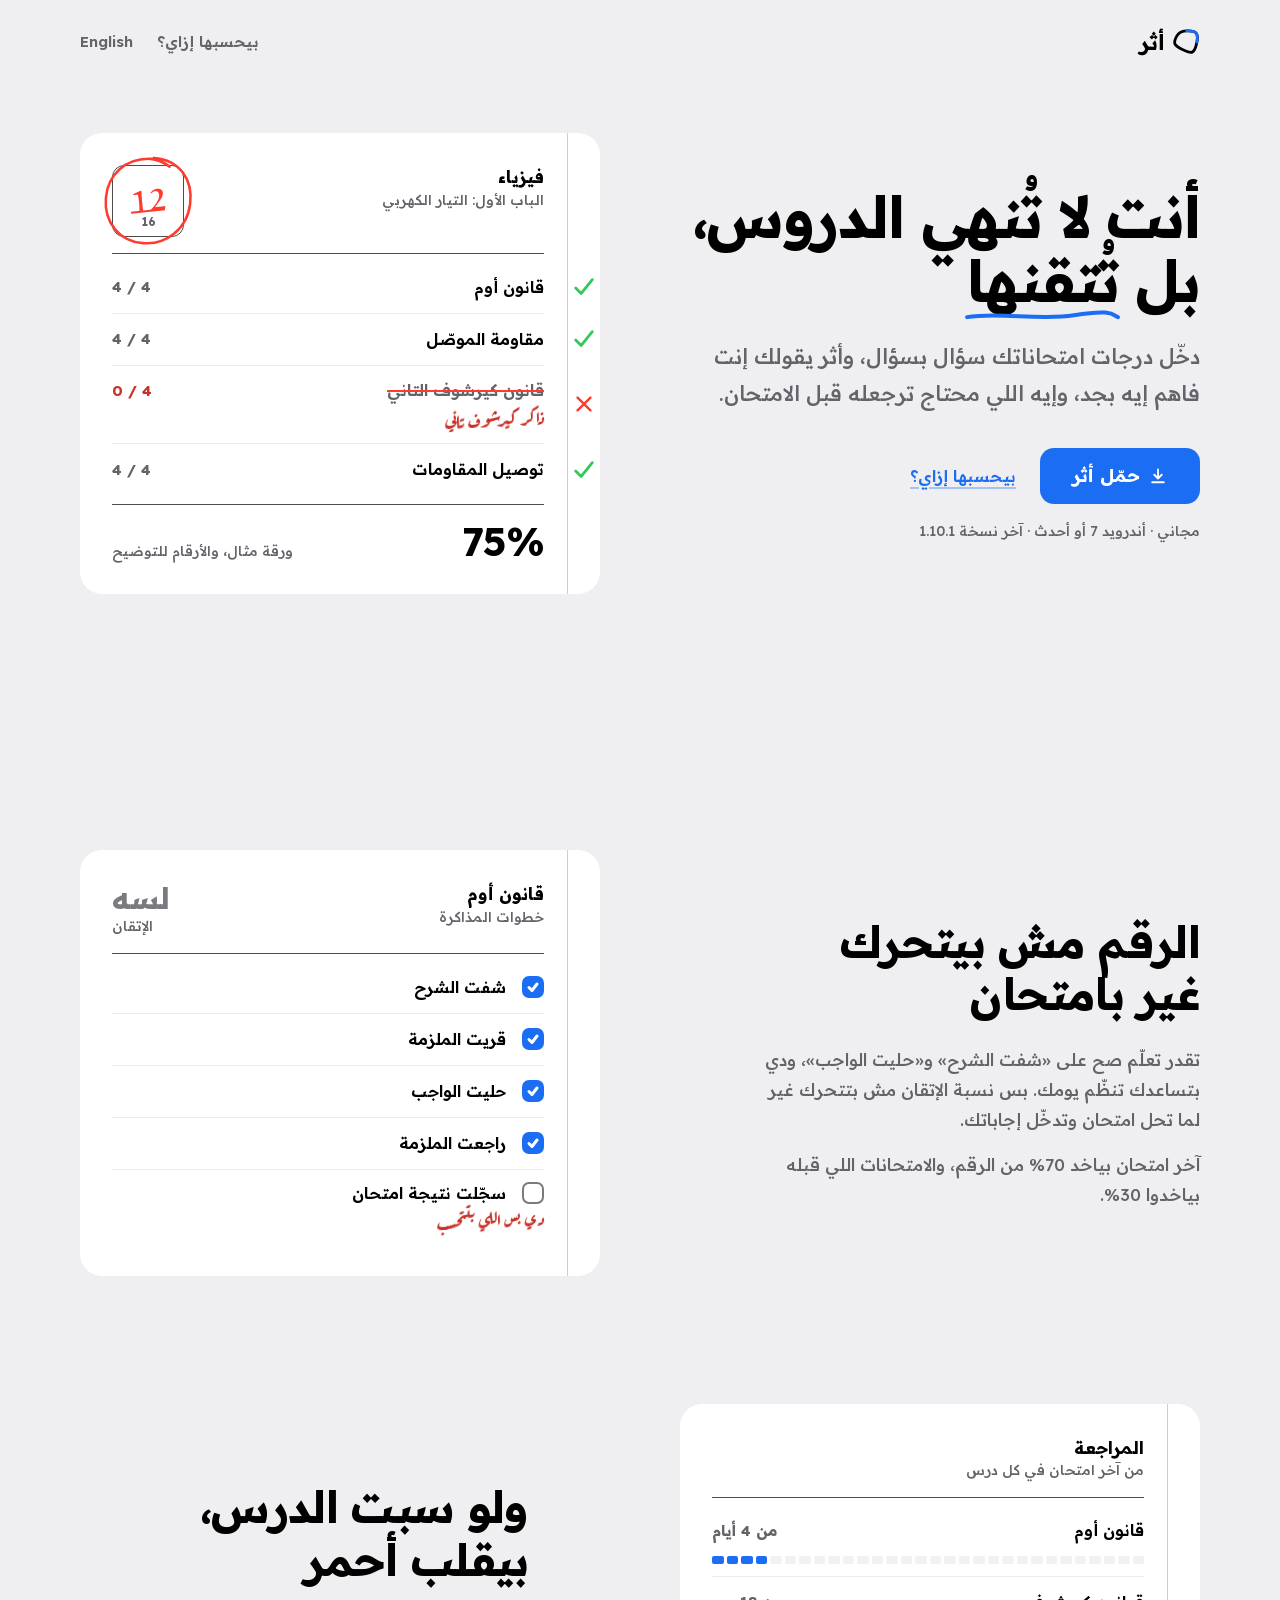
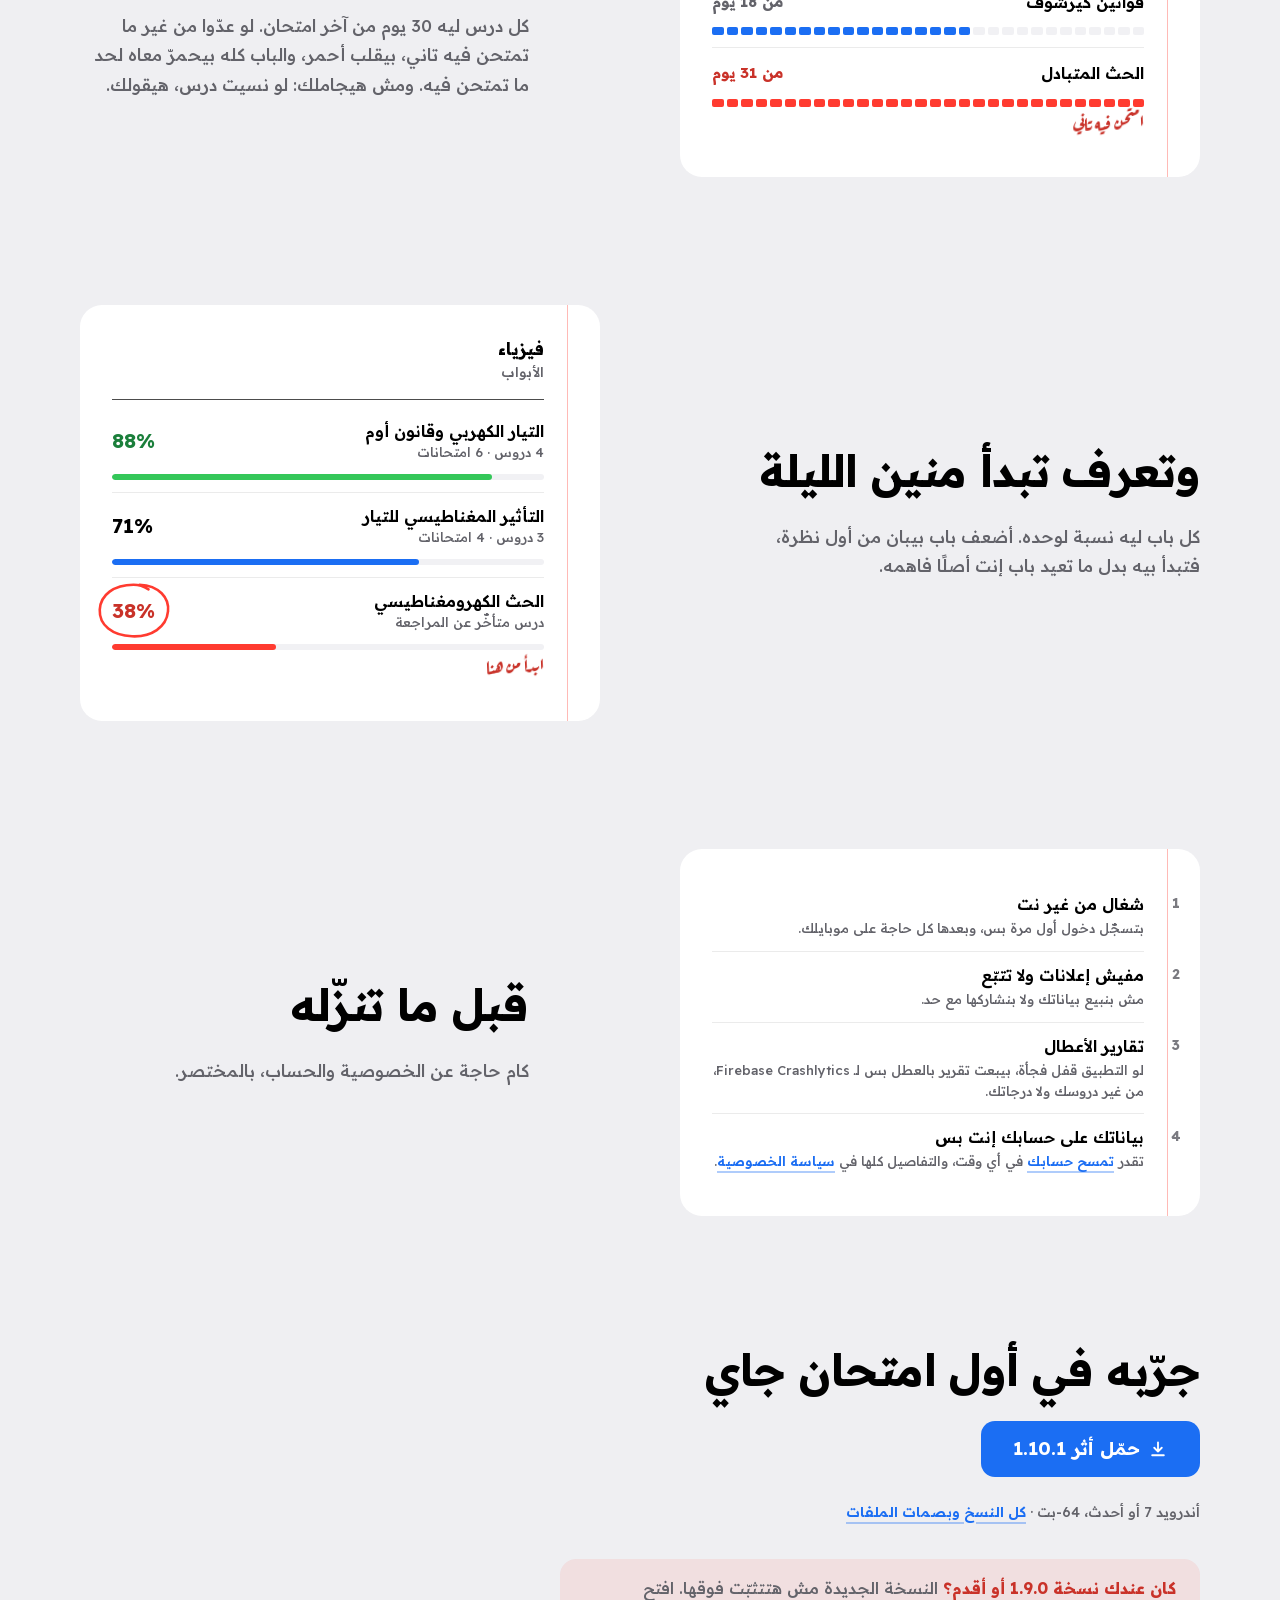
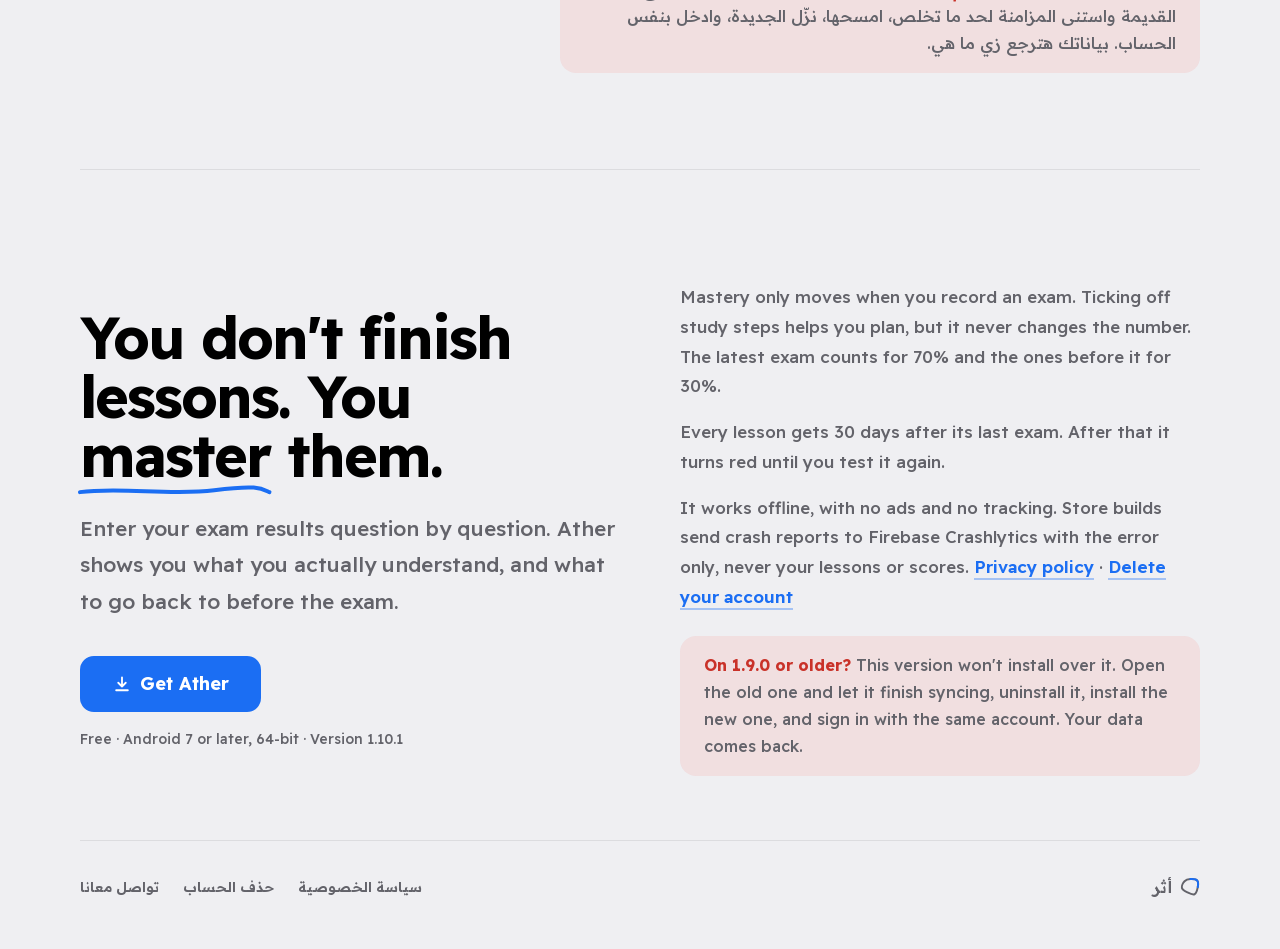
<file: public/index.html>
<!doctype html>
<html lang="ar" dir="rtl">
<head>
<meta charset="utf-8">
<meta name="viewport" content="width=device-width, initial-scale=1, viewport-fit=cover">
<title>أثر: أنت لا تُنهي الدروس، بل تُتقنها</title>
<meta name="description" content="دخّل درجات امتحاناتك سؤال بسؤال، وأثر يقولك إنت فاهم إيه بجد وإيه اللي محتاج ترجعله. مجاني، شغال من غير نت، لطلبة الثانوية العامة.">
<meta name="theme-color" content="#EFEFF2" media="(prefers-color-scheme: light)">
<meta name="theme-color" content="#000000" media="(prefers-color-scheme: dark)">
<link rel="icon" href="./assets/icon.svg" type="image/svg+xml">
<link rel="preload" href="./assets/fonts/readex-arabic.woff2" as="font" type="font/woff2" crossorigin>
<link rel="preload" href="./assets/fonts/ruqaa-700-arabic.woff2" as="font" type="font/woff2" crossorigin>
<link rel="stylesheet" href="./assets/ather.css">
<script>document.documentElement.classList.add('js')</script>
</head>
<body>

<svg width="0" height="0" style="position:absolute" aria-hidden="true">
  <symbol id="mark" viewBox="8 16 80 76">
    <g fill="none" stroke-width="8" stroke-linejoin="round">
      <path stroke="currentColor" d="M50 22.48 C58.46 22.05 72.24 22.77 77.02 28.45 C81.80 34.13 80.56 47.48 78.7 56.55 C76.84 65.62 72.65 79.73 65.83 82.87 C59.01 86.01 46.14 79.54 37.78 75.37 C29.42 71.20 17.61 65.22 15.68 57.83 C13.75 50.44 20.51 36.94 26.23 31.05 C31.95 25.16 41.54 22.91 50 22.48 Z"/>
      <path style="stroke:var(--ballpoint)" stroke-linecap="round" pathLength="100" stroke-dasharray="27 100" d="M50 22.48 C58.46 22.05 72.24 22.77 77.02 28.45 C81.80 34.13 80.56 47.48 78.7 56.55 C76.84 65.62 72.65 79.73 65.83 82.87 C59.01 86.01 46.14 79.54 37.78 75.37 C29.42 71.20 17.61 65.22 15.68 57.83 C13.75 50.44 20.51 36.94 26.23 31.05 C31.95 25.16 41.54 22.91 50 22.48 Z"/>
    </g>
  </symbol>
  <symbol id="down" viewBox="0 0 24 24"><path d="M12 4v11m0 0-4.5-4.5M12 15l4.5-4.5M5 19.5h14" fill="none" stroke="currentColor" stroke-width="2.2" stroke-linecap="round" stroke-linejoin="round"/></symbol>
  <symbol id="tick" viewBox="0 0 26 26"><path class="tickmark" d="M4 14 L10 20 L22 5"/></symbol>
</svg>

<div class="page">

<header class="topbar">
  <a class="brand" href="./"><svg class="mark" aria-hidden="true"><use href="#mark"/></svg>أثر</a>
  <nav class="topnav" aria-label="الصفحة">
    <a href="#how">بيحسبها إزاي؟</a>
    <a href="#en" lang="en">English</a>
  </nav>
</header>

<main id="ar" lang="ar" dir="rtl">

<section class="hero">
  <div class="hero-copy">
    <h1 class="display">أنت لا تُنهي الدروس،<br class="lg"> بل <span class="inked">تُتقنها<svg viewBox="0 0 100 10" preserveAspectRatio="none" aria-hidden="true"><path d="M2 6 C 22 3, 48 8, 70 5 S 94 4, 98 6"/></svg></span></h1>
    <p class="lede">دخّل درجات امتحاناتك سؤال بسؤال، وأثر يقولك إنت فاهم إيه بجد، وإيه اللي محتاج ترجعله قبل الامتحان.</p>
    <div class="actions">
      <a class="btn" href="https://github.com/Yassen0-0/ather-releases/releases/latest/download/ather-latest.apk"><svg aria-hidden="true"><use href="#down"/></svg>حمّل أثر</a>
      <a class="textlink" href="#how">بيحسبها إزاي؟</a>
    </div>
    <p class="fine">مجاني · أندرويد 7 أو أحدث · آخر نسخة 1.10.1</p>
  </div>

  <article class="sheet" data-mark aria-label="ورقة امتحان متصححة، مثال">
    <header class="sheet-head">
      <div class="subject"><b>فيزياء</b><span>الباب الأول: التيار الكهربي</span></div>
      <div class="score" role="img" aria-label="12 من 16">
        <svg viewBox="0 0 98 98" aria-hidden="true"><path class="pen draw" style="--len:320;--d:200ms" d="M55 5 C82 7 95 28 92 52 C89 78 67 94 44 92 C19 90 4 70 6 46 C8 22 26 5 52 6 C60 7 66 10 71 14"/></svg>
        <span class="got">12</span><span class="of">16</span>
      </div>
    </header>
    <ol class="rows">
      <li><svg class="mk" aria-hidden="true"><use href="#tick"/></svg><span class="t">قانون أوم</span><span class="v">4 / 4</span></li>
      <li><svg class="mk" aria-hidden="true"><use href="#tick"/></svg><span class="t">مقاومة الموصّل</span><span class="v">4 / 4</span></li>
      <li class="wrong">
        <svg class="mk" viewBox="0 0 26 26" aria-hidden="true"><path class="pen draw" style="--len:44;--d:520ms" d="M6 6 L20 20 M20 6 L6 20"/></svg>
        <span class="t">قانون كيرشوف التاني</span><span class="v">0 / 4</span>
        <span class="note later" style="--d:760ms">ذاكر كيرشوف تاني</span>
      </li>
      <li><svg class="mk" aria-hidden="true"><use href="#tick"/></svg><span class="t">توصيل المقاومات</span><span class="v">4 / 4</span></li>
    </ol>
    <footer class="sheet-foot">
      <span class="pct">75%</span>
      <span class="fine">ورقة مثال، والأرقام للتوضيح</span>
    </footer>
  </article>
</section>

<section class="chapter" id="how">
  <div class="chapter-copy">
    <h2 class="h2">الرقم مش بيتحرك غير بامتحان</h2>
    <p class="body">تقدر تعلّم صح على «شفت الشرح» و«حليت الواجب»، ودي بتساعدك تنظّم يومك. بس نسبة الإتقان مش بتتحرك غير لما تحل امتحان وتدخّل إجاباتك.</p>
    <p class="body">آخر امتحان بياخد 70% من الرقم، والامتحانات اللي قبله بياخدوا 30%.</p>
  </div>
  <article class="sheet" data-mark aria-label="خطوات مذاكرة درس، مثال">
    <header class="sheet-head">
      <div class="subject"><b>قانون أوم</b><span>خطوات المذاكرة</span></div>
      <div class="subject" style="text-align:end"><span class="dash">لسه</span><span>الإتقان</span></div>
    </header>
    <ul class="rows check">
      <li><span class="box"><svg viewBox="0 0 14 14" aria-hidden="true"><path d="M3 7.5 6 10.5 11 4"/></svg></span><span class="t">شفت الشرح</span></li>
      <li><span class="box"><svg viewBox="0 0 14 14" aria-hidden="true"><path d="M3 7.5 6 10.5 11 4"/></svg></span><span class="t">قريت الملزمة</span></li>
      <li><span class="box"><svg viewBox="0 0 14 14" aria-hidden="true"><path d="M3 7.5 6 10.5 11 4"/></svg></span><span class="t">حليت الواجب</span></li>
      <li><span class="box"><svg viewBox="0 0 14 14" aria-hidden="true"><path d="M3 7.5 6 10.5 11 4"/></svg></span><span class="t">راجعت الملزمة</span></li>
      <li class="counts"><span class="box"></span><span class="t">سجّلت نتيجة امتحان</span>
        <span class="note later" style="--d:300ms">دي بس اللي بتتحسب</span></li>
    </ul>
  </article>
</section>

<section class="chapter flip">
  <div class="chapter-copy">
    <h2 class="h2">ولو سبت الدرس، بيقلب أحمر</h2>
    <p class="body">كل درس ليه 30 يوم من آخر امتحان. لو عدّوا من غير ما تمتحن فيه تاني، بيقلب أحمر، والباب كله بيحمرّ معاه لحد ما تمتحن فيه. ومش هيجاملك: لو نسيت درس، هيقولك.</p>
  </div>
  <article class="sheet" data-mark aria-label="عدّاد المراجعة، مثال">
    <header class="sheet-head">
      <div class="subject"><b>المراجعة</b><span>من آخر امتحان في كل درس</span></div>
    </header>
    <ul class="rows clock">
      <li><span class="t">قانون أوم</span><span class="v">من 4 أيام</span><span class="days" data-on="4"></span></li>
      <li><span class="t">قوانين كيرشوف</span><span class="v">من 18 يوم</span><span class="days" data-on="18"></span></li>
      <li class="late"><span class="t">الحث المتبادل</span><span class="v">من 31 يوم</span><span class="days" data-on="30"></span>
        <span class="note later" style="--d:250ms">امتحن فيه تاني</span></li>
    </ul>
  </article>
</section>

<section class="chapter">
  <div class="chapter-copy">
    <h2 class="h2">وتعرف تبدأ منين الليلة</h2>
    <p class="body">كل باب ليه نسبة لوحده. أضعف باب بيبان من أول نظرة، فتبدأ بيه بدل ما تعيد باب إنت أصلًا فاهمه.</p>
  </div>
  <article class="sheet" data-mark aria-label="نسب الأبواب، مثال">
    <header class="sheet-head">
      <div class="subject"><b>فيزياء</b><span>الأبواب</span></div>
    </header>
    <ul class="rows report">
      <li class="good"><span class="t">التيار الكهربي وقانون أوم<small>4 دروس · 6 امتحانات</small></span><span class="v">88%</span><span class="bar"><i style="--v:88%"></i></span></li>
      <li><span class="t">التأثير المغناطيسي للتيار<small>3 دروس · 4 امتحانات</small></span><span class="v">71%</span><span class="bar"><i style="--v:71%"></i></span></li>
      <li class="weak">
        <span class="t">الحث الكهرومغناطيسي<small>درس متأخّر عن المراجعة</small></span>
        <span class="v">38%<svg class="ring" viewBox="0 0 100 64" preserveAspectRatio="none" aria-hidden="true"><path class="pen draw" vector-effect="non-scaling-stroke" style="--len:300;--d:150ms" d="M58 4 C84 5 98 18 96 33 C94 50 74 61 48 60 C22 59 4 48 5 31 C6 15 24 4 50 4 C58 4 64 6 70 9"/></svg></span>
        <span class="bar"><i style="--v:38%"></i></span>
        <span class="note later" style="--d:650ms">ابدأ من هنا</span>
      </li>
    </ul>
  </article>
</section>

<section class="chapter flip facts">
  <div class="chapter-copy">
    <h2 class="h2">قبل ما تنزّله</h2>
    <p class="body">كام حاجة عن الخصوصية والحساب، بالمختصر.</p>
  </div>
  <article class="sheet" aria-label="الخصوصية والحساب">
    <ol class="rows numbered">
      <li><span class="n">1</span><span class="t">شغال من غير نت<small>بتسجّل دخول أول مرة بس، وبعدها كل حاجة على موبايلك.</small></span></li>
      <li><span class="n">2</span><span class="t">مفيش إعلانات ولا تتبّع<small>مش بنبيع بياناتك ولا بنشاركها مع حد.</small></span></li>
      <li><span class="n">3</span><span class="t">تقارير الأعطال<small>لو التطبيق قفل فجأة، بيبعت تقرير بالعطل بس <span class="nowrap">لـ <bdi>Firebase Crashlytics</bdi>،</span> من غير دروسك ولا درجاتك.</small></span></li>
      <li><span class="n">4</span><span class="t">بياناتك على حسابك إنت بس<small>تقدر <a href="./account-deletion">تمسح حسابك</a> في أي وقت، والتفاصيل كلها في <a href="./privacy">سياسة الخصوصية</a>.</small></span></li>
    </ol>
  </article>
</section>

<section class="close" id="download">
  <h2 class="h2">جرّبه في أول امتحان جاي</h2>
  <div class="actions">
    <a class="btn" href="https://github.com/Yassen0-0/ather-releases/releases/latest/download/ather-latest.apk"><svg aria-hidden="true"><use href="#down"/></svg>حمّل أثر 1.10.1</a>
  </div>
  <p class="fine">أندرويد 7 أو أحدث، 64-بت · <a href="https://github.com/Yassen0-0/ather-releases/releases">كل النسخ وبصمات الملفات</a></p>
  <p class="migrate"><b>كان عندك نسخة 1.9.0 أو أقدم؟</b> النسخة الجديدة مش هتتثبّت فوقها. افتح القديمة واستنى المزامنة لحد ما تخلص، امسحها، نزّل الجديدة، وادخل بنفس الحساب. بياناتك هترجع زي ما هي.</p>
</section>

</main>

<section class="en" id="en" lang="en" dir="ltr">
  <div class="hero">
    <div class="hero-copy">
      <h2 class="display">You don't finish lessons. You <span class="inked">master<svg viewBox="0 0 100 10" preserveAspectRatio="none" aria-hidden="true"><path d="M2 6 C 22 3, 48 8, 70 5 S 94 4, 98 6"/></svg></span> them.</h2>
      <p class="lede">Enter your exam results question by question. Ather shows you what you actually understand, and what to go back to before the exam.</p>
      <div class="actions">
        <a class="btn" href="https://github.com/Yassen0-0/ather-releases/releases/latest/download/ather-latest.apk"><svg aria-hidden="true"><use href="#down"/></svg>Get Ather</a>
      </div>
      <p class="fine">Free · Android 7 or later, 64-bit · Version 1.10.1</p>
    </div>
    <div class="chapter-copy">
      <p class="body">Mastery only moves when you record an exam. Ticking off study steps helps you plan, but it never changes the number. The latest exam counts for 70% and the ones before it for 30%.</p>
      <p class="body">Every lesson gets 30 days after its last exam. After that it turns red until you test it again.</p>
      <p class="body">It works offline, with no ads and no tracking. Store builds send crash reports to Firebase Crashlytics with the error only, never your lessons or scores. <a href="./privacy">Privacy policy</a> · <a href="./account-deletion">Delete your account</a></p>
      <p class="migrate" style="margin-top:var(--s2)"><b>On 1.9.0 or older?</b> This version won't install over it. Open the old one and let it finish syncing, uninstall it, install the new one, and sign in with the same account. Your data comes back.</p>
    </div>
  </div>
</section>

<footer class="site-foot">
  <a class="brand" href="./"><svg class="mark" aria-hidden="true"><use href="#mark"/></svg>أثر</a>
  <nav aria-label="روابط">
    <a href="./privacy">سياسة الخصوصية</a>
    <a href="./account-deletion">حذف الحساب</a>
    <a href="mailto:yassen.y.mohamed.s@gmail.com">تواصل معانا</a>
  </nav>
</footer>

</div>

<script>
  document.querySelectorAll('.days').forEach(function (row) {
    var on = +row.dataset.on;
    for (var i = 0; i < 30; i++) {
      var cell = document.createElement('i');
      if (i < on) cell.className = 'on';
      row.appendChild(cell);
    }
    row.setAttribute('role', 'img');
    row.setAttribute('aria-label', on + ' من 30 يوم');
  });
  // The first sheet is graded the moment the page opens, even when a phone
  // shows only its top half; the rest are graded as they come into view.
  var first = document.querySelector('.hero [data-mark]');
  requestAnimationFrame(function () { first.classList.add('marked'); });
  var sheets = document.querySelectorAll('main [data-mark]:not(.hero [data-mark])');
  if ('IntersectionObserver' in window) {
    var io = new IntersectionObserver(function (entries) {
      entries.forEach(function (e) {
        if (e.isIntersecting) { e.target.classList.add('marked'); io.unobserve(e.target); }
      });
    }, { threshold: 0.15 });
    sheets.forEach(function (el) { io.observe(el); });
  } else {
    sheets.forEach(function (el) { el.classList.add('marked'); });
  }
</script>
</body>
</html>
</file>
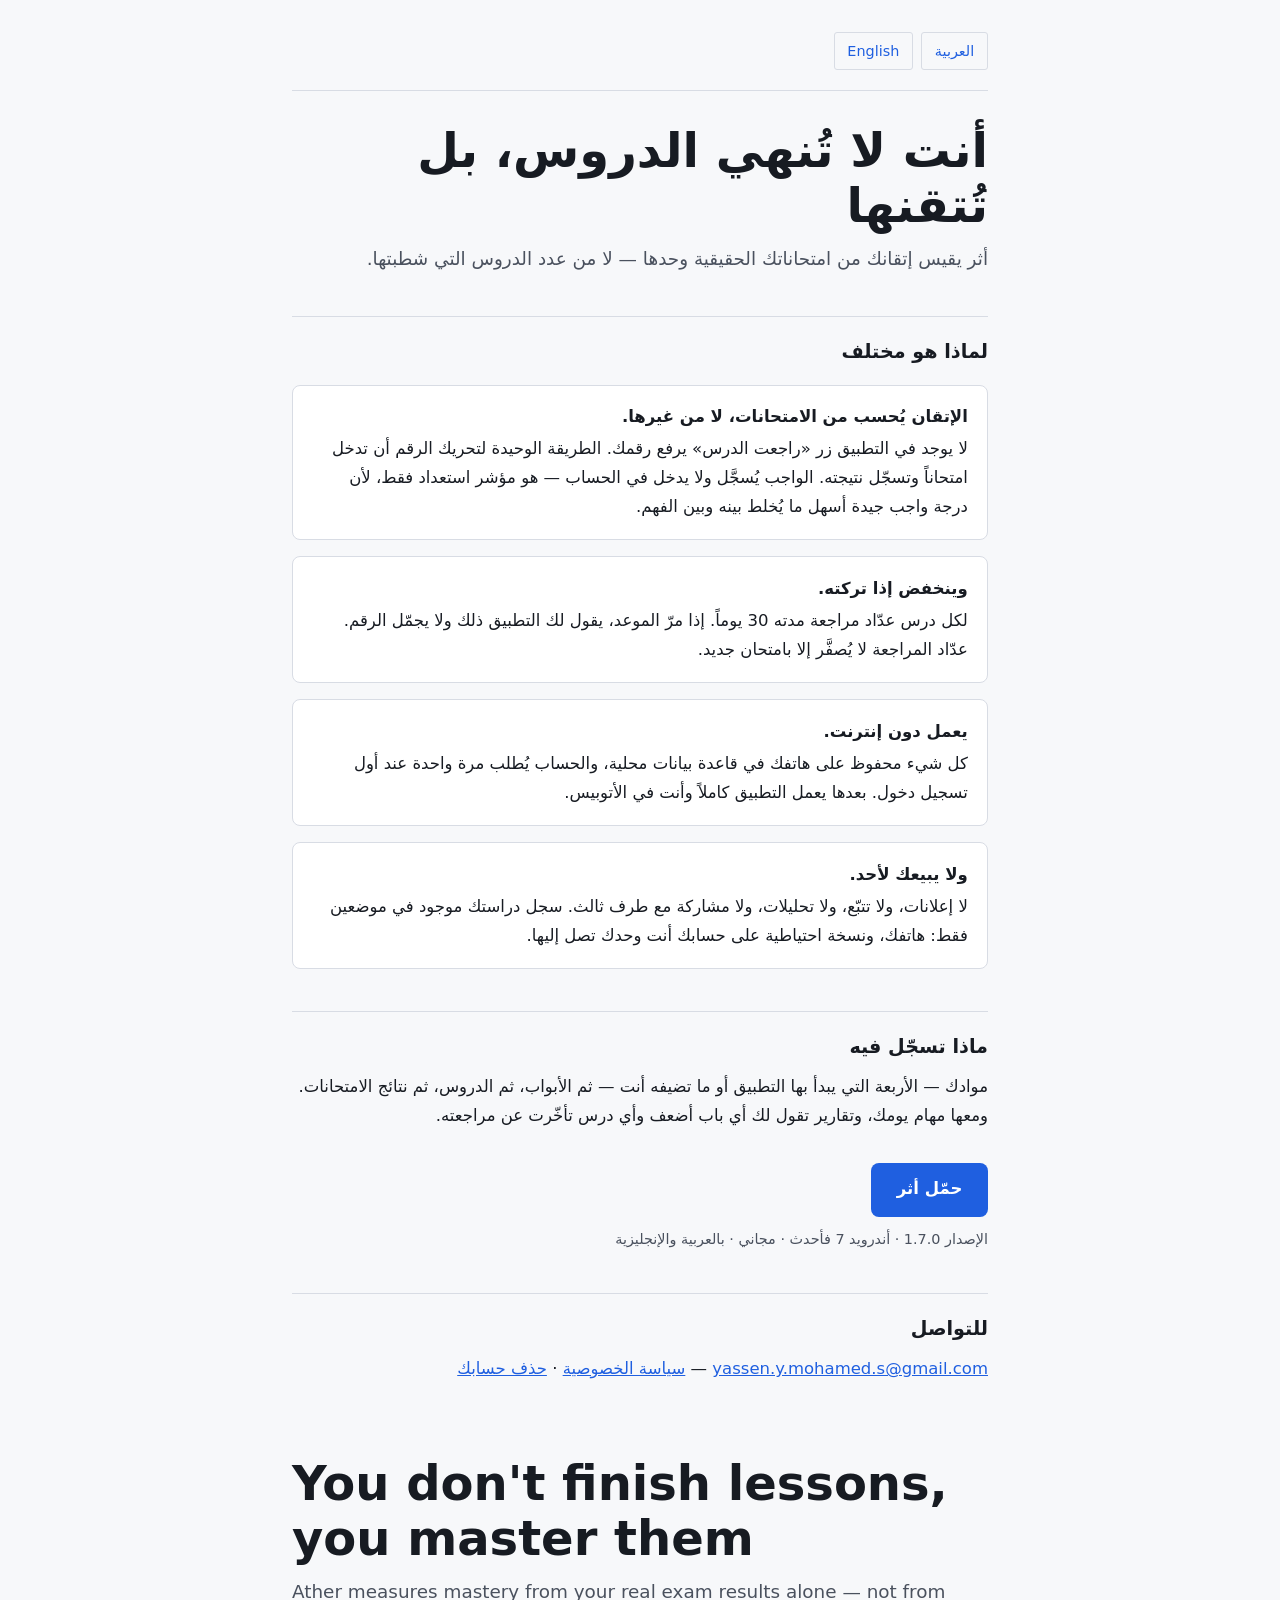
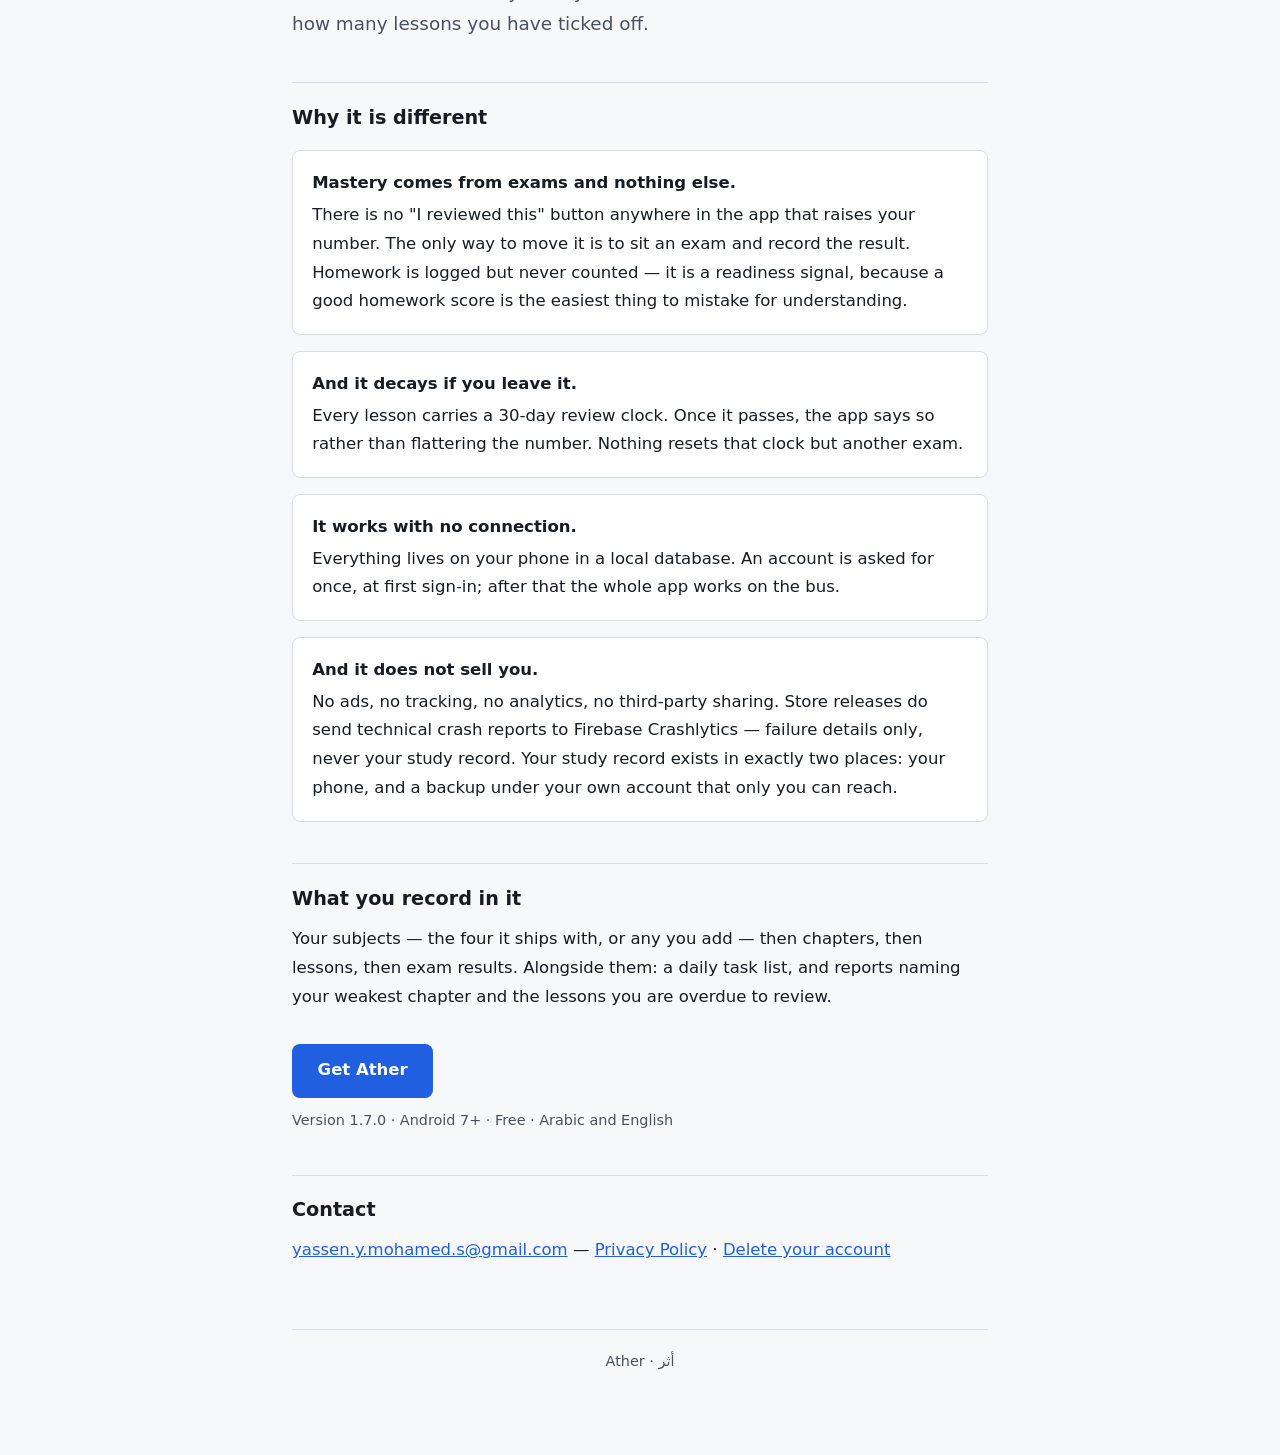
<file: .claude/worktasks/release-apk/public/index.html>
<!doctype html>
<html lang="ar" dir="rtl">
<head>
<meta charset="utf-8">
<meta name="viewport" content="width=device-width, initial-scale=1">
<title>أثر — لا تكتفِ بإنهاء الدرس / Ather</title>
<meta name="description" content="أثر تطبيق يقيس إتقانك من امتحاناتك الحقيقية، لا من عدد الدروس التي أنهيتها. يعمل دون إنترنت.">
<style>
  :root {
    --ground: #F7F8FA; --surface: #FFFFFF; --ink: #171B22; --ink-soft: #4A515E;
    --rule: #D8DCE4; --accent: #1F5FE0; --sunk: #EDEFF3;
  }
  @media (prefers-color-scheme: dark) {
    :root {
      --ground: #12151B; --surface: #191D25; --ink: #E9ECF2; --ink-soft: #AAB2C0;
      --rule: #2E3540; --accent: #7BA5F5; --sunk: #21262F;
    }
  }
  * { box-sizing: border-box; }
  body {
    margin: 0; background: var(--ground); color: var(--ink);
    font-family: "Segoe UI", Tahoma, system-ui, -apple-system, sans-serif;
    font-size: 16.5px; line-height: 1.75;
  }
  .wrap { max-width: 46rem; margin: 0 auto; padding: 2rem 1.25rem 5rem; }
  h1 { font-size: clamp(2rem, 7vw, 3rem); line-height: 1.15; margin: 0 0 .6rem; }
  h2 {
    font-size: 1.2rem; margin: 2.6rem 0 .6rem; padding-top: 1.1rem;
    border-top: 1px solid var(--rule);
  }
  p, li { margin: .5rem 0; }
  .lede { font-size: 1.15rem; color: var(--ink-soft); margin-bottom: 2rem; }
  .langbar {
    display: flex; gap: .5rem; margin-bottom: 2rem; padding-bottom: 1.2rem;
    border-bottom: 1px solid var(--rule);
  }
  .langbar a {
    padding: .35rem .8rem; border: 1px solid var(--rule); border-radius: 3px;
    text-decoration: none; color: var(--accent); font-size: .9rem;
  }
  .claim {
    background: var(--surface); border: 1px solid var(--rule); border-radius: 8px;
    padding: 1.1rem 1.2rem; margin: 1rem 0;
  }
  .claim strong { display: block; margin-bottom: .2rem; }
  .cta {
    display: inline-block; margin: 1.5rem 0 .4rem; padding: .8rem 1.6rem;
    background: var(--accent); color: #fff; text-decoration: none;
    border-radius: 8px; font-weight: 600;
  }
  .cta-note { color: var(--ink-soft); font-size: .9rem; margin-top: .2rem; }
  section[lang="en"] { direction: ltr; text-align: left; margin-top: 4.5rem; }
  a { color: var(--accent); }
  footer {
    margin-top: 4rem; padding-top: 1.2rem; border-top: 1px solid var(--rule);
    color: var(--ink-soft); font-size: .9rem; text-align: center;
  }
</style>
</head>
<body>
<div class="wrap">

<nav class="langbar">
  <a href="#ar">العربية</a>
  <a href="#en">English</a>
</nav>

<section id="ar" lang="ar" dir="rtl">

<h1>أنت لا تُنهي الدروس، بل تُتقنها</h1>
<p class="lede">
  أثر يقيس إتقانك من امتحاناتك الحقيقية وحدها — لا من عدد الدروس التي شطبتها.
</p>

<h2>لماذا هو مختلف</h2>

<div class="claim">
  <strong>الإتقان يُحسب من الامتحانات، لا من غيرها.</strong>
  لا يوجد في التطبيق زر «راجعت الدرس» يرفع رقمك. الطريقة الوحيدة لتحريك الرقم أن
  تدخل امتحاناً وتسجّل نتيجته. الواجب يُسجَّل ولا يدخل في الحساب — هو مؤشر استعداد
  فقط، لأن درجة واجب جيدة أسهل ما يُخلط بينه وبين الفهم.
</div>

<div class="claim">
  <strong>وينخفض إذا تركته.</strong>
  لكل درس عدّاد مراجعة مدته 30 يوماً. إذا مرّ الموعد، يقول لك التطبيق ذلك ولا يجمّل
  الرقم. عدّاد المراجعة لا يُصفَّر إلا بامتحان جديد.
</div>

<div class="claim">
  <strong>يعمل دون إنترنت.</strong>
  كل شيء محفوظ على هاتفك في قاعدة بيانات محلية، والحساب يُطلب مرة واحدة عند أول
  تسجيل دخول. بعدها يعمل التطبيق كاملاً وأنت في الأتوبيس.
</div>

<div class="claim">
  <strong>ولا يبيعك لأحد.</strong>
  لا إعلانات، ولا تتبّع، ولا تحليلات، ولا مشاركة مع طرف ثالث. سجل دراستك موجود في
  موضعين فقط: هاتفك، ونسخة احتياطية على حسابك أنت وحدك تصل إليها.
</div>

<h2>ماذا تسجّل فيه</h2>
<p>
  موادك — الأربعة التي يبدأ بها التطبيق أو ما تضيفه أنت — ثم الأبواب، ثم الدروس،
  ثم نتائج الامتحانات. ومعها مهام يومك، وتقارير تقول لك أي باب أضعف وأي درس تأخّرت
  عن مراجعته.
</p>

<a class="cta" href="./ather-latest.apk">حمّل أثر</a>
<p class="cta-note">الإصدار 1.7.0 · أندرويد 7 فأحدث · مجاني · بالعربية والإنجليزية</p>

<h2>للتواصل</h2>
<p>
  <a href="mailto:yassen.y.mohamed.s@gmail.com">yassen.y.mohamed.s@gmail.com</a> —
  <a href="./privacy.html">سياسة الخصوصية</a> ·
  <a href="./account-deletion.html">حذف حسابك</a>
</p>

</section>

<section id="en" lang="en" dir="ltr">

<h1>You don't finish lessons, you master them</h1>
<p class="lede">
  Ather measures mastery from your real exam results alone — not from how many
  lessons you have ticked off.
</p>

<h2>Why it is different</h2>

<div class="claim">
  <strong>Mastery comes from exams and nothing else.</strong>
  There is no "I reviewed this" button anywhere in the app that raises your number.
  The only way to move it is to sit an exam and record the result. Homework is
  logged but never counted — it is a readiness signal, because a good homework
  score is the easiest thing to mistake for understanding.
</div>

<div class="claim">
  <strong>And it decays if you leave it.</strong>
  Every lesson carries a 30-day review clock. Once it passes, the app says so
  rather than flattering the number. Nothing resets that clock but another exam.
</div>

<div class="claim">
  <strong>It works with no connection.</strong>
  Everything lives on your phone in a local database. An account is asked for once,
  at first sign-in; after that the whole app works on the bus.
</div>

<div class="claim">
  <strong>And it does not sell you.</strong>
  No ads, no tracking, no analytics, no third-party sharing. Store releases do
  send technical crash reports to Firebase Crashlytics — failure details only,
  never your study record. Your study record exists in exactly two places: your
  phone, and a backup under your own account that only you can reach.
</div>

<h2>What you record in it</h2>
<p>
  Your subjects — the four it ships with, or any you add — then chapters, then
  lessons, then exam results. Alongside them: a daily task list, and reports naming
  your weakest chapter and the lessons you are overdue to review.
</p>

<a class="cta" href="./ather-latest.apk">Get Ather</a>
<p class="cta-note">Version 1.7.0 · Android 7+ · Free · Arabic and English</p>

<h2>Contact</h2>
<p>
  <a href="mailto:yassen.y.mohamed.s@gmail.com">yassen.y.mohamed.s@gmail.com</a> —
  <a href="./privacy.html">Privacy Policy</a> ·
  <a href="./account-deletion.html">Delete your account</a>
</p>

</section>

<footer>
  أثر · Ather
</footer>

</div>
</body>
</html>
</file>
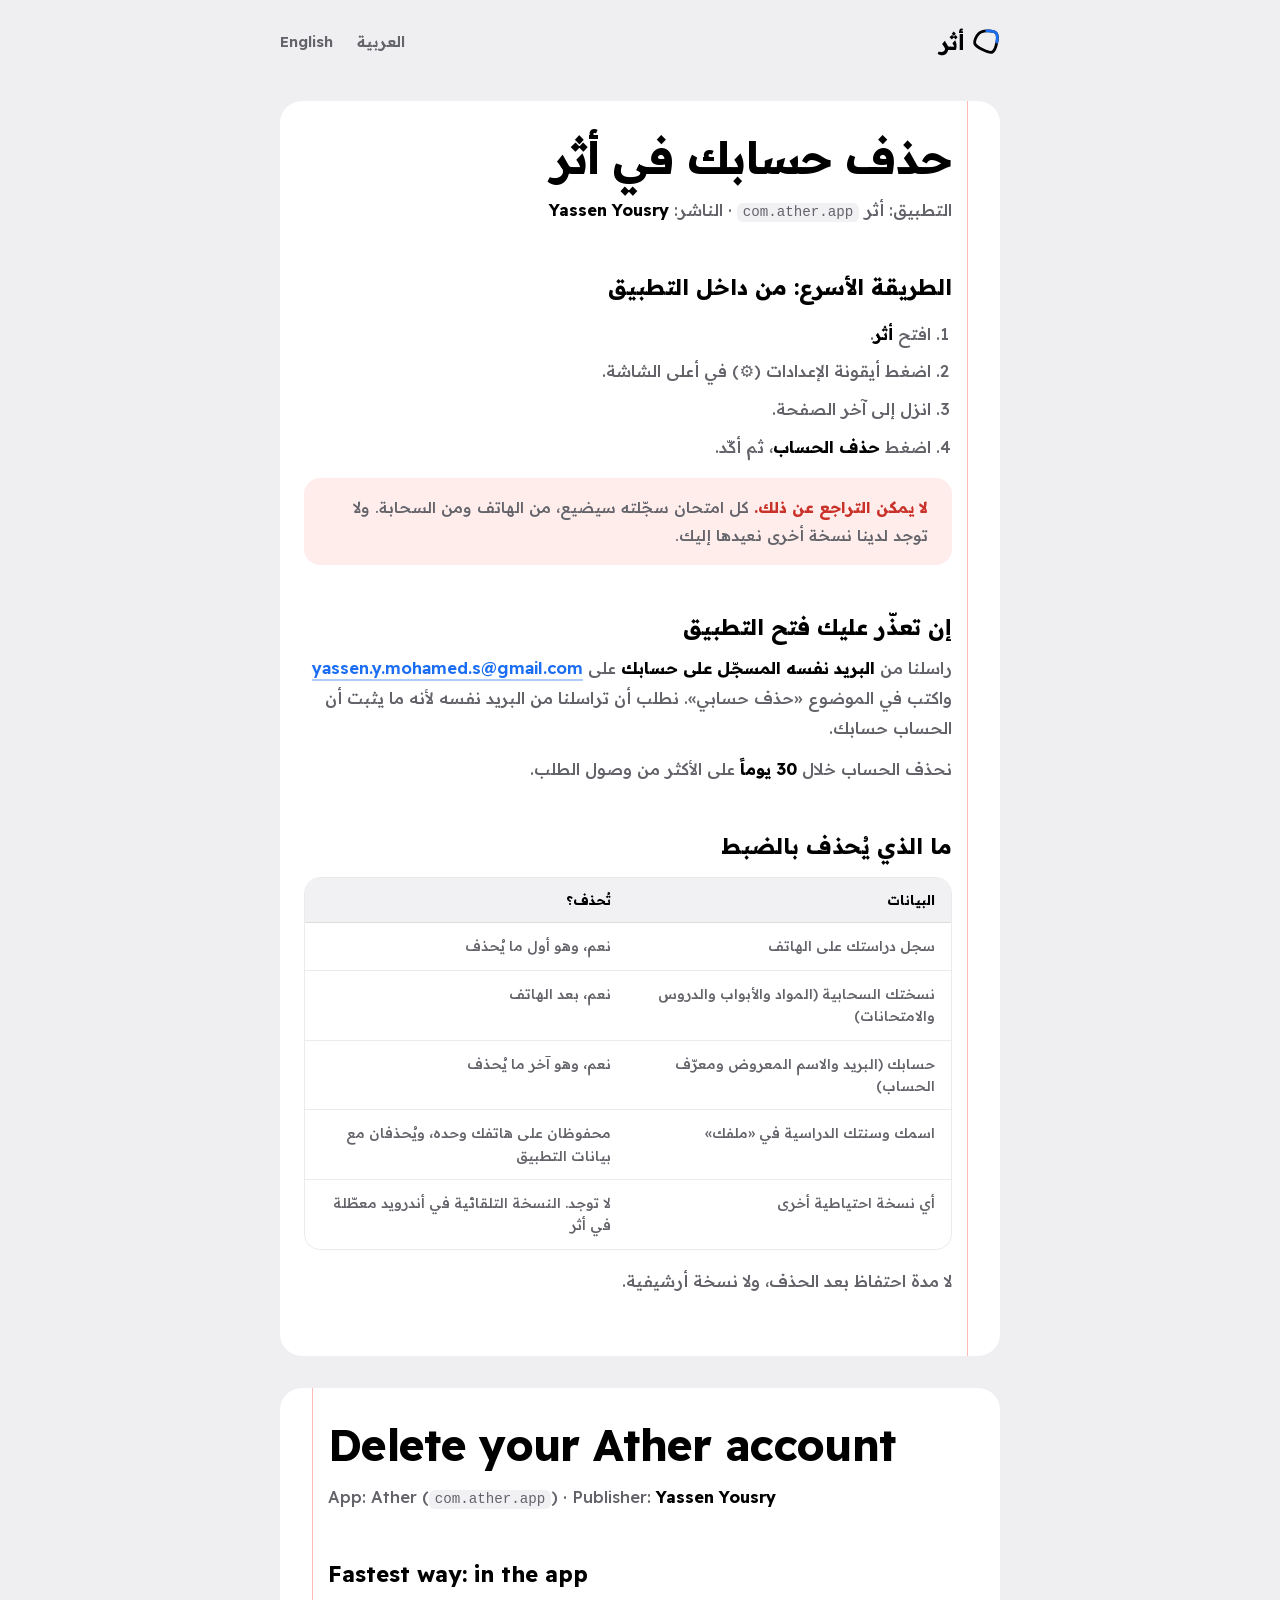
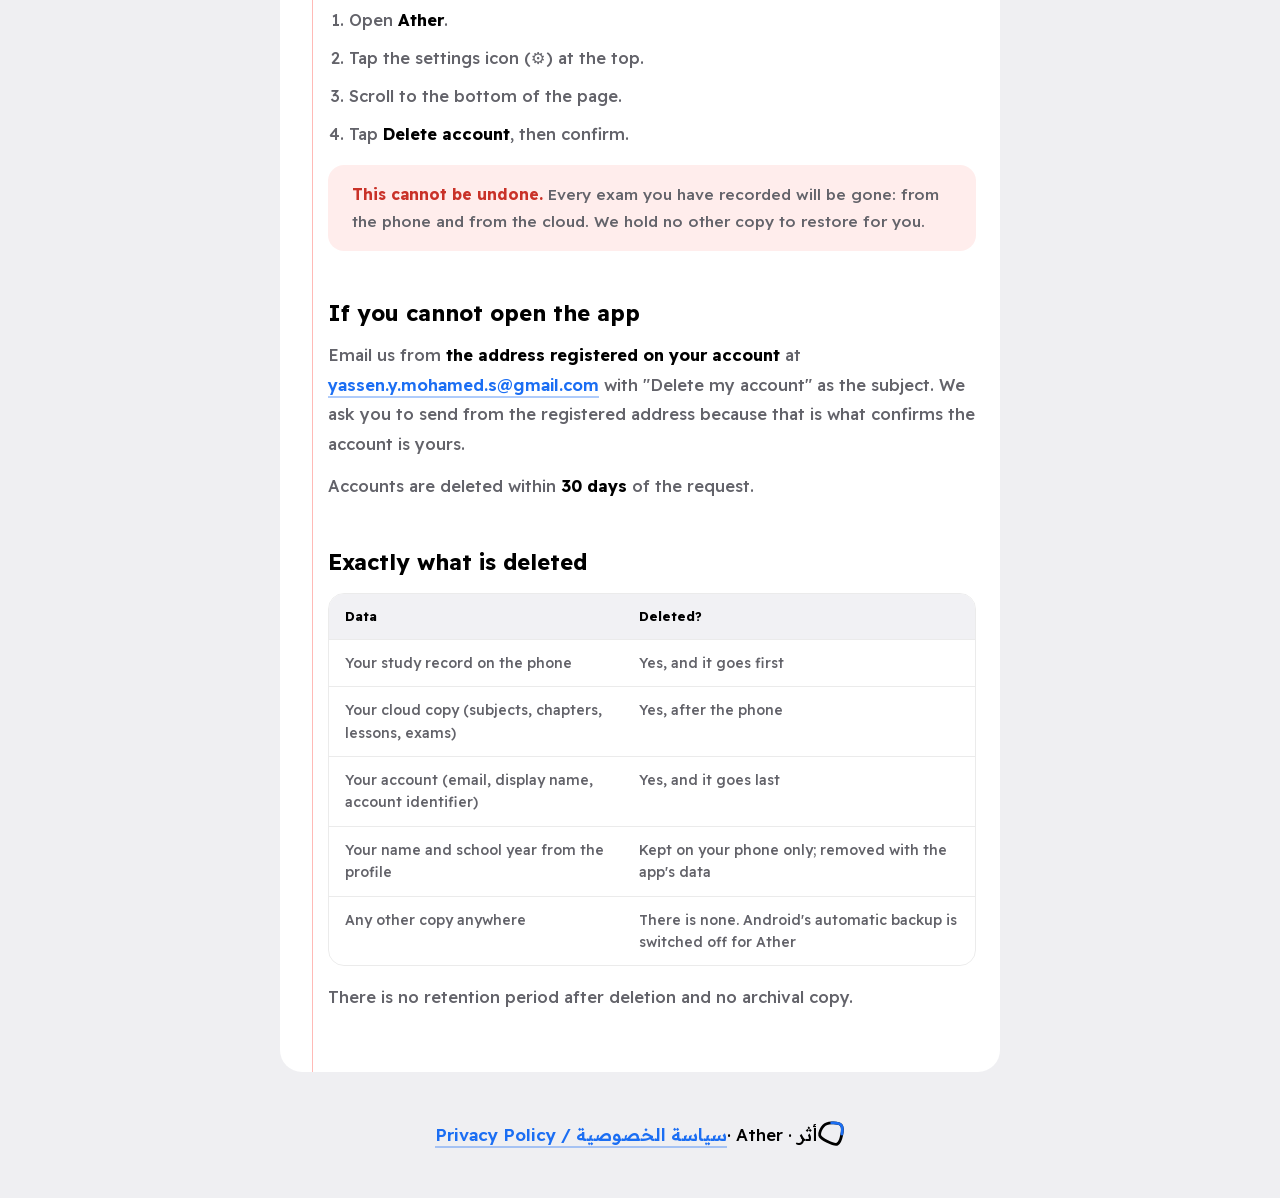
<file: public/account-deletion.html>
<!doctype html>
<html lang="ar" dir="rtl">
<head>
<meta charset="utf-8">
<meta name="viewport" content="width=device-width, initial-scale=1">
<title>حذف حسابك: أثر / Delete your account: Ather</title>
<meta name="theme-color" content="#EFEFF2" media="(prefers-color-scheme: light)">
<meta name="theme-color" content="#000000" media="(prefers-color-scheme: dark)">
<link rel="icon" href="./assets/icon.svg" type="image/svg+xml">
<link rel="preload" href="./assets/fonts/readex-arabic.woff2" as="font" type="font/woff2" crossorigin>
<link rel="stylesheet" href="./assets/ather.css">
</head>
<body>

<!-- The mark, from assets/branding/glyph-mastery.svg: the loop in the ink
     colour, a quarter of it drawn in the accent -- mastery, partly earned. -->
<svg width="0" height="0" style="position:absolute" aria-hidden="true">
  <symbol id="mark" viewBox="8 16 80 76">
    <g fill="none" stroke-width="8" stroke-linejoin="round">
      <path stroke="currentColor" d="M50 22.48 C58.46 22.05 72.24 22.77 77.02 28.45 C81.80 34.13 80.56 47.48 78.7 56.55 C76.84 65.62 72.65 79.73 65.83 82.87 C59.01 86.01 46.14 79.54 37.78 75.37 C29.42 71.20 17.61 65.22 15.68 57.83 C13.75 50.44 20.51 36.94 26.23 31.05 C31.95 25.16 41.54 22.91 50 22.48 Z"/>
      <path style="stroke:var(--ballpoint)" stroke-linecap="round" pathLength="100" stroke-dasharray="27 100" d="M50 22.48 C58.46 22.05 72.24 22.77 77.02 28.45 C81.80 34.13 80.56 47.48 78.7 56.55 C76.84 65.62 72.65 79.73 65.83 82.87 C59.01 86.01 46.14 79.54 37.78 75.37 C29.42 71.20 17.61 65.22 15.68 57.83 C13.75 50.44 20.51 36.94 26.23 31.05 C31.95 25.16 41.54 22.91 50 22.48 Z"/>
    </g>
  </symbol>
  <symbol id="down" viewBox="0 0 24 24">
    <path d="M12 4v11m0 0-4.5-4.5M12 15l4.5-4.5M5 19.5h14" fill="none" stroke="currentColor" stroke-width="2.2" stroke-linecap="round" stroke-linejoin="round"/>
  </symbol>
</svg>
<div class="page doc">

<header class="topbar">
  <a class="brand" href="./"><svg class="mark" aria-hidden="true"><use href="#mark"/></svg>أثر</a>
  <nav class="lang" aria-label="اللغة / Language">
    <a href="#ar" aria-current="true">العربية</a>
    <a href="#en" lang="en">English</a>
  </nav>
</header>

<section id="ar" lang="ar" dir="rtl">
<h1>حذف حسابك في أثر</h1>
<p class="meta">التطبيق: أثر <bdi><code>com.ather.app</code></bdi> · الناشر: <strong>Yassen Yousry</strong></p>

<h2>الطريقة الأسرع: من داخل التطبيق</h2>
<ol>
  <li>افتح <strong>أثر</strong>.</li>
  <li>اضغط أيقونة الإعدادات (⚙) في أعلى الشاشة.</li>
  <li>انزل إلى آخر الصفحة.</li>
  <li>اضغط <strong>حذف الحساب</strong>، ثم أكّد.</li>
</ol>

<div class="warn">
  <strong>لا يمكن التراجع عن ذلك.</strong> كل امتحان سجّلته سيضيع، من الهاتف ومن
  السحابة. ولا توجد لدينا نسخة أخرى نعيدها إليك.
</div>

<h2>إن تعذّر عليك فتح التطبيق</h2>
<p>
  راسلنا من <strong>البريد نفسه المسجّل على حسابك</strong> على
  <a href="mailto:yassen.y.mohamed.s@gmail.com?subject=Delete%20my%20Ather%20account">yassen.y.mohamed.s@gmail.com</a>
  واكتب في الموضوع «حذف حسابي». نطلب أن تراسلنا من البريد نفسه لأنه ما يثبت أن الحساب
  حسابك.
</p>
<p>نحذف الحساب خلال <strong>30 يوماً</strong> على الأكثر من وصول الطلب.</p>

<h2>ما الذي يُحذف بالضبط</h2>
<div class="table-card"><table>
  <tr><th>البيانات</th><th>تُحذف؟</th></tr>
  <tr><td>سجل دراستك على الهاتف</td><td>نعم، وهو أول ما يُحذف</td></tr>
  <tr><td>نسختك السحابية (المواد والأبواب والدروس والامتحانات)</td><td>نعم، بعد الهاتف</td></tr>
  <tr><td>حسابك (البريد والاسم المعروض ومعرّف الحساب)</td><td>نعم، وهو آخر ما يُحذف</td></tr>
  <tr><td>اسمك وسنتك الدراسية في «ملفك»</td><td>محفوظان على هاتفك وحده، ويُحذفان مع بيانات التطبيق</td></tr>
  <tr><td>أي نسخة احتياطية أخرى</td><td>لا توجد. النسخة التلقائية في أندرويد معطّلة في أثر</td></tr>
</table></div>
<p>لا مدة احتفاظ بعد الحذف، ولا نسخة أرشيفية.</p>
</section>

<section id="en" lang="en" dir="ltr">
<h1>Delete your Ather account</h1>
<p class="meta">App: Ather (<code>com.ather.app</code>) · Publisher: <strong>Yassen Yousry</strong></p>

<h2>Fastest way: in the app</h2>
<ol>
  <li>Open <strong>Ather</strong>.</li>
  <li>Tap the settings icon (⚙) at the top.</li>
  <li>Scroll to the bottom of the page.</li>
  <li>Tap <strong>Delete account</strong>, then confirm.</li>
</ol>

<div class="warn">
  <strong>This cannot be undone.</strong> Every exam you have recorded will be gone:
  from the phone and from the cloud. We hold no other copy to restore for you.
</div>

<h2>If you cannot open the app</h2>
<p>
  Email us from <strong>the address registered on your account</strong> at
  <a href="mailto:yassen.y.mohamed.s@gmail.com?subject=Delete%20my%20Ather%20account">yassen.y.mohamed.s@gmail.com</a>
  with "Delete my account" as the subject. We ask you to send from the registered address
  because that is what confirms the account is yours.
</p>
<p>Accounts are deleted within <strong>30 days</strong> of the request.</p>

<h2>Exactly what is deleted</h2>
<div class="table-card"><table>
  <tr><th>Data</th><th>Deleted?</th></tr>
  <tr><td>Your study record on the phone</td><td>Yes, and it goes first</td></tr>
  <tr><td>Your cloud copy (subjects, chapters, lessons, exams)</td><td>Yes, after the phone</td></tr>
  <tr><td>Your account (email, display name, account identifier)</td><td>Yes, and it goes last</td></tr>
  <tr><td>Your name and school year from the profile</td><td>Kept on your phone only; removed with the app's data</td></tr>
  <tr><td>Any other copy anywhere</td><td>There is none. Android's automatic backup is switched off for Ather</td></tr>
</table></div>
<p>There is no retention period after deletion and no archival copy.</p>
</section>

<footer>
  <svg class="mark" aria-hidden="true"><use href="#mark"/></svg>  أثر · Ather · <a href="./privacy">سياسة الخصوصية / Privacy Policy</a>
</footer>

</div>
</body>
</html>
</file>
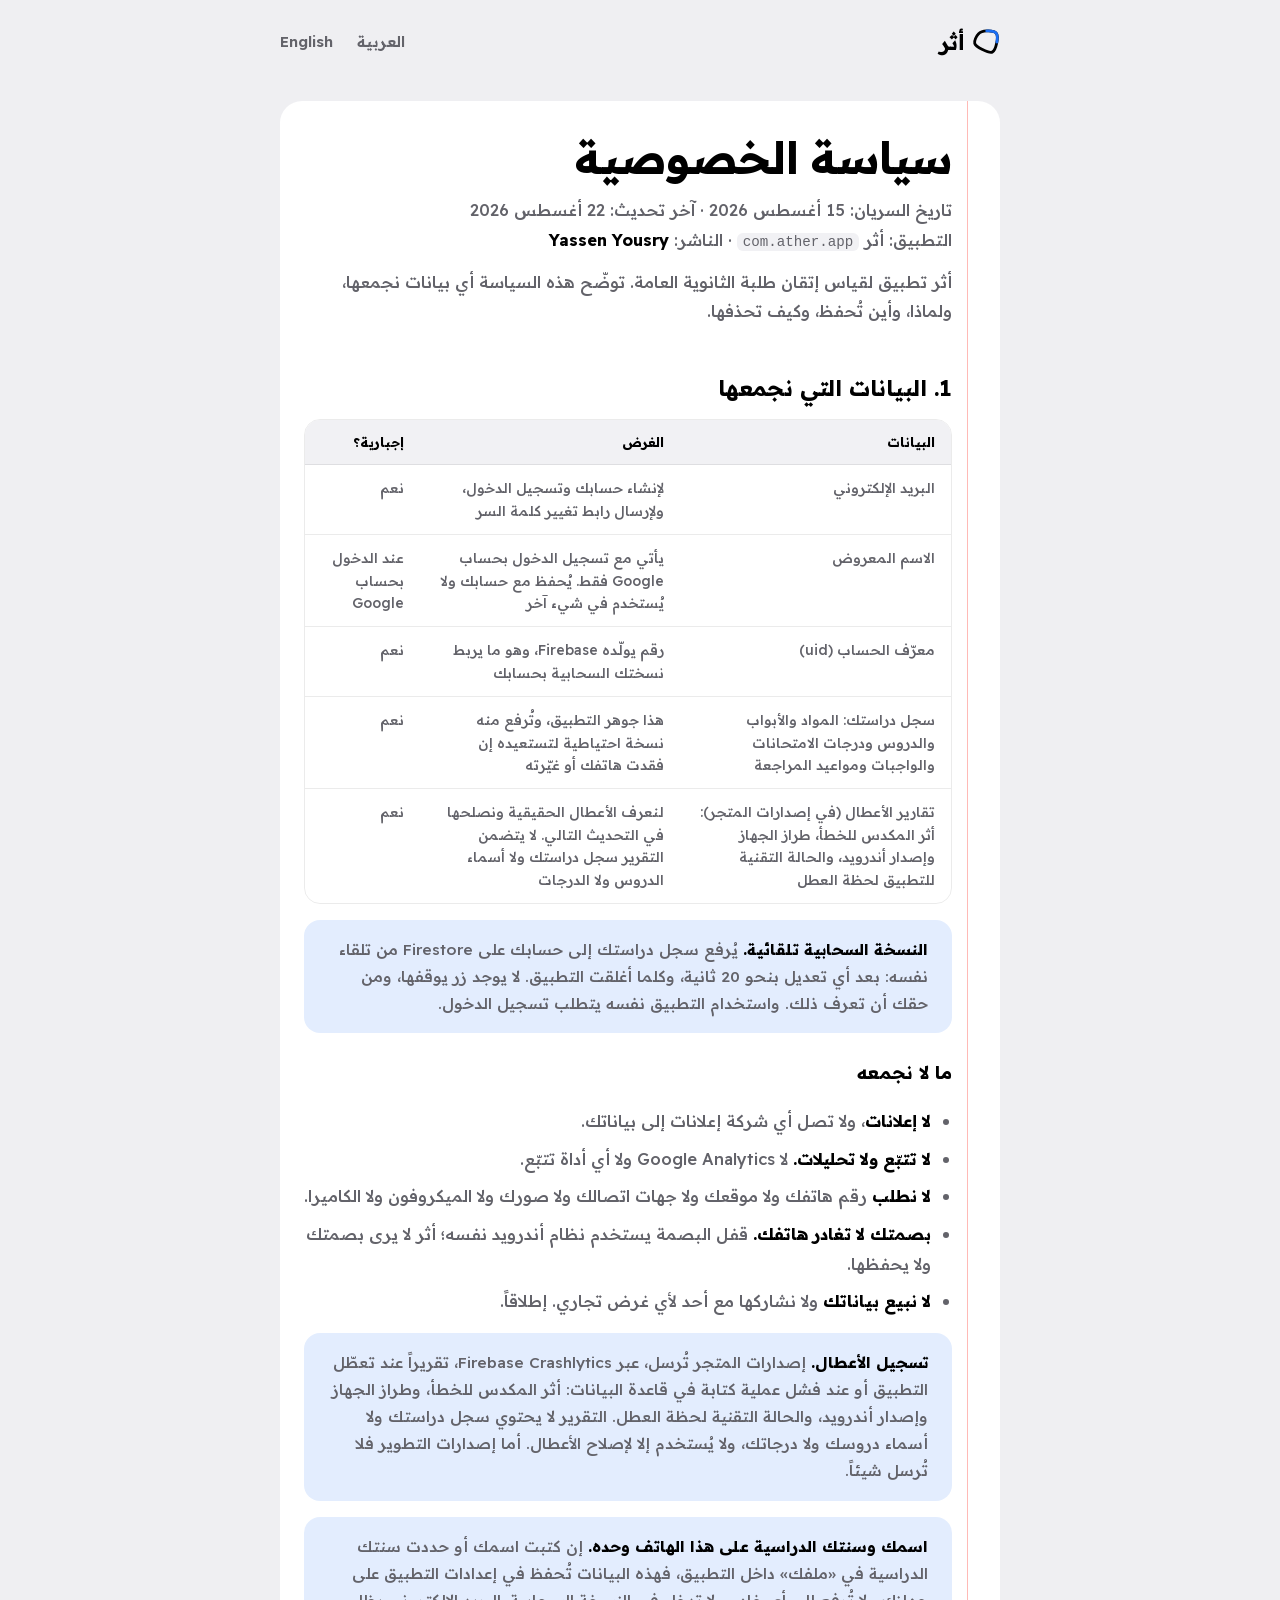
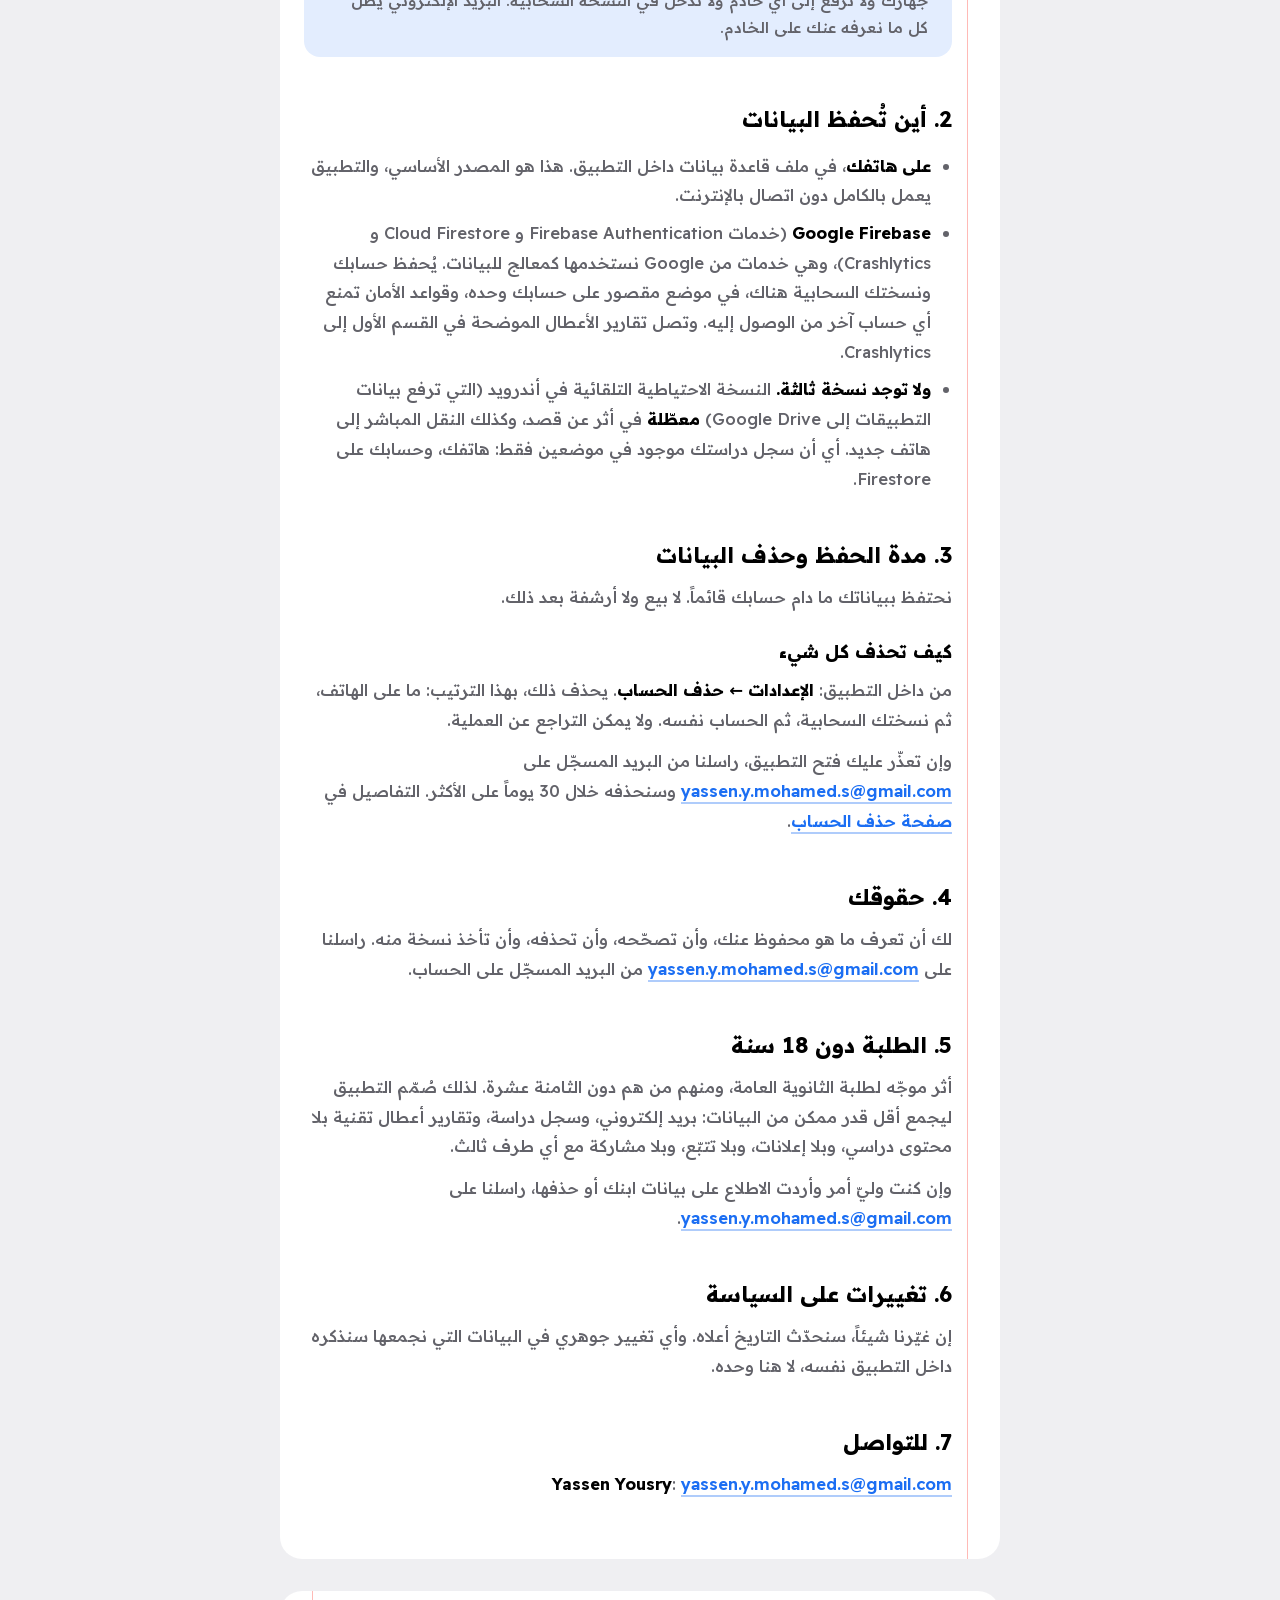
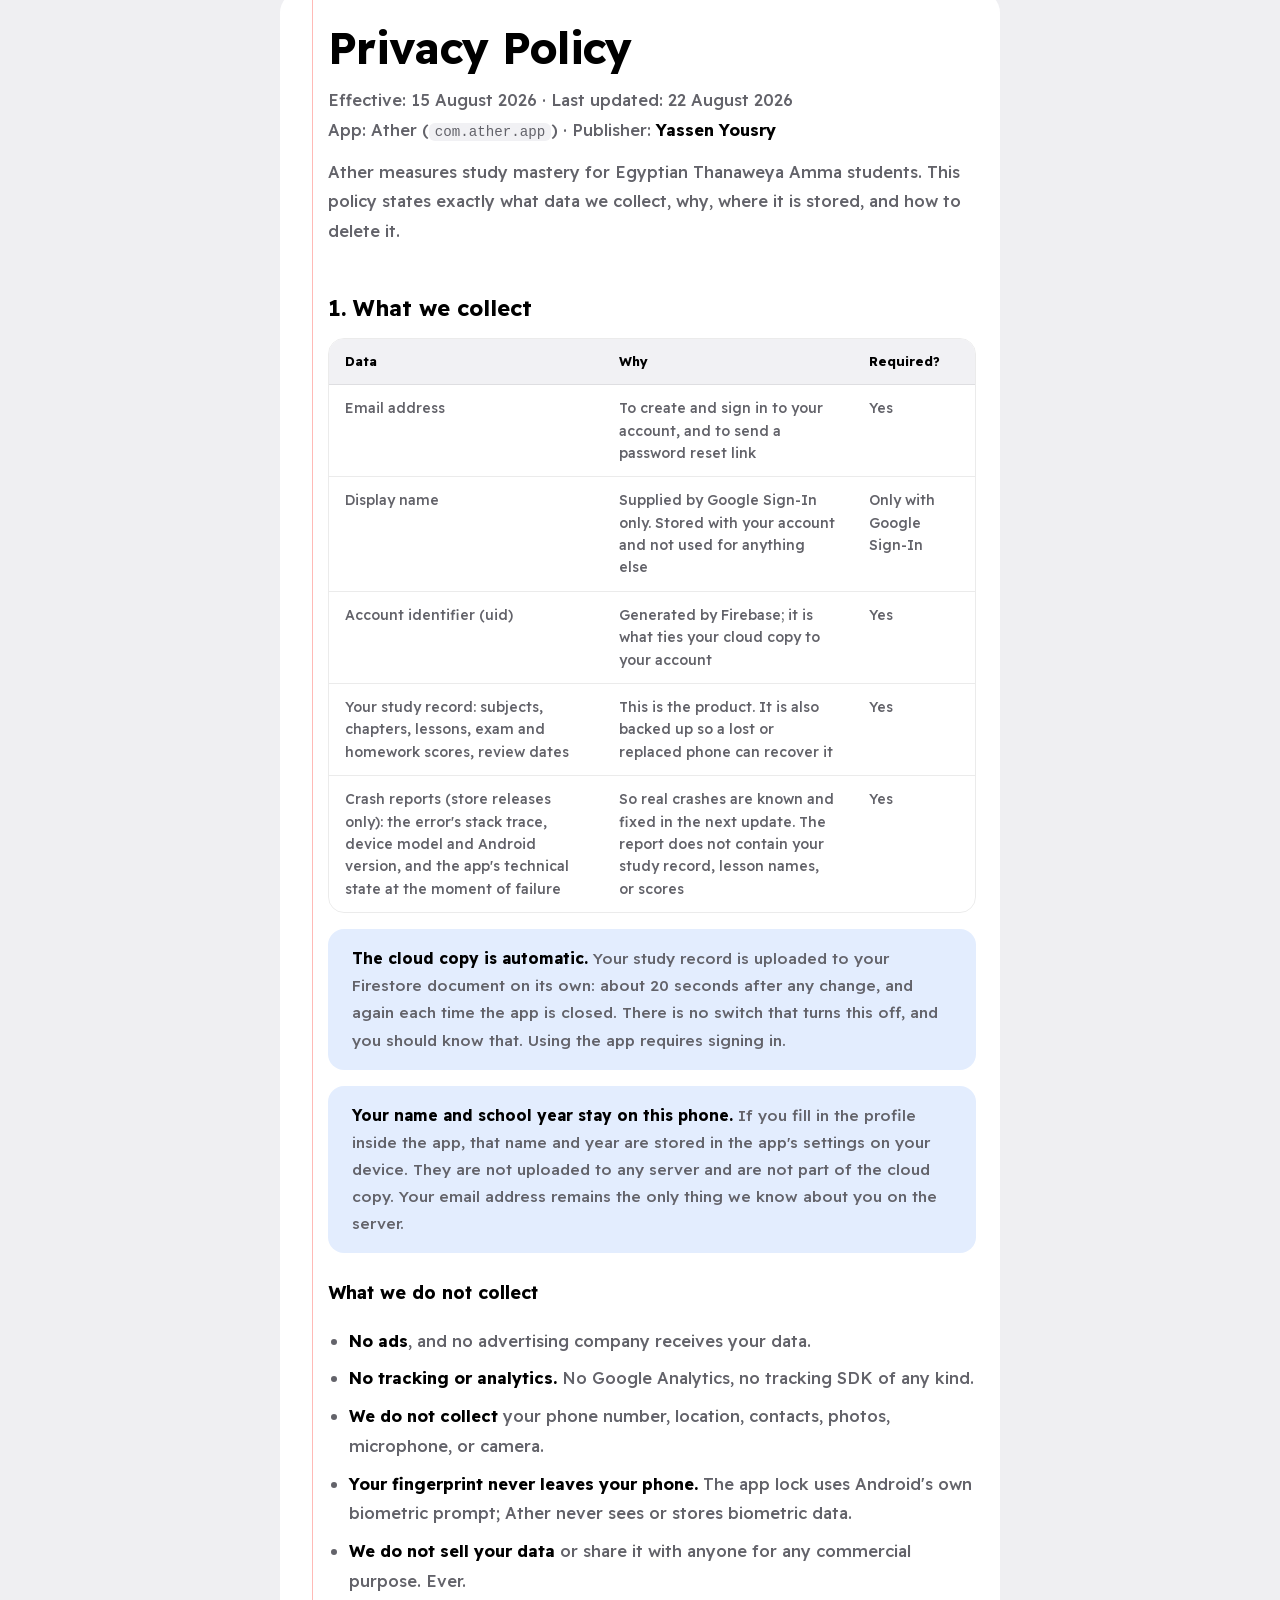
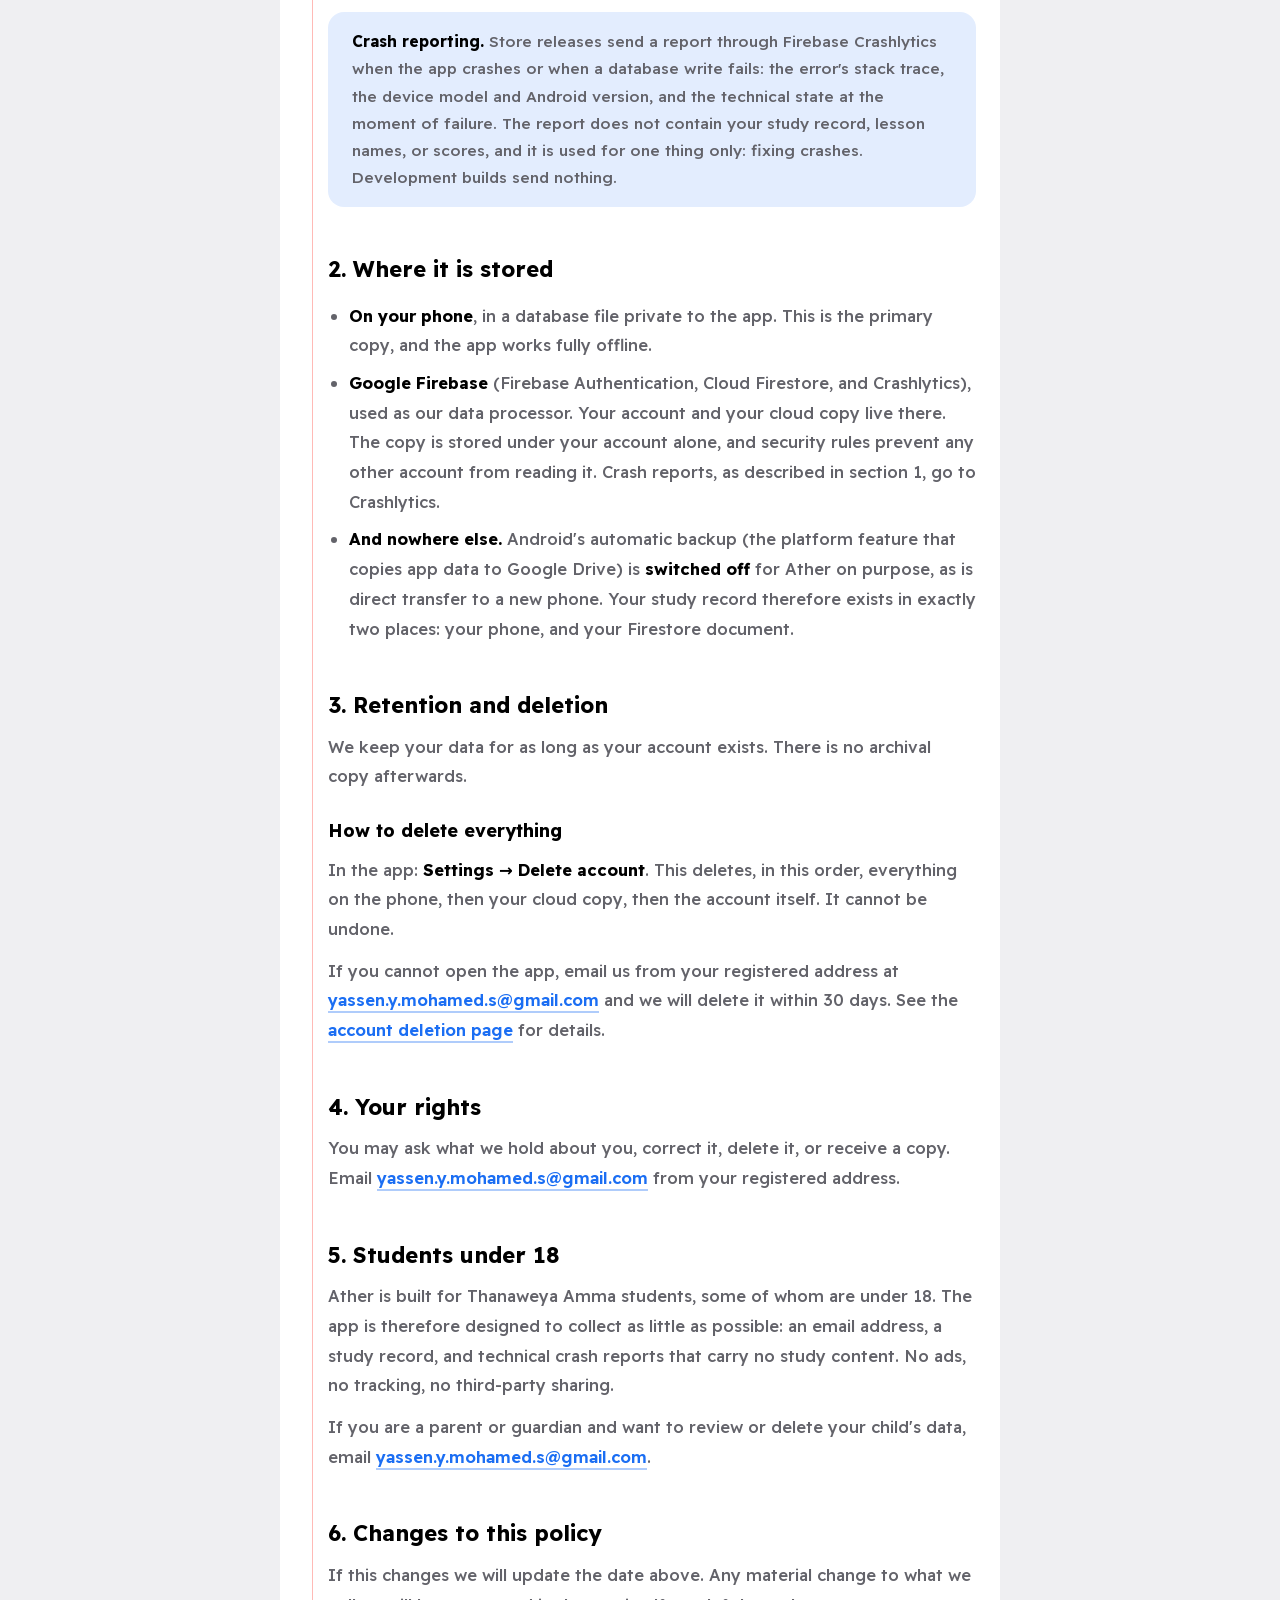
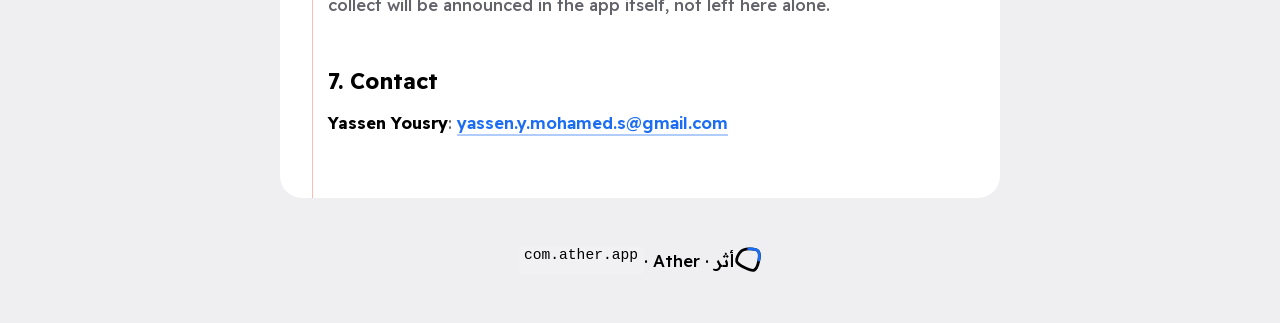
<file: public/privacy.html>
<!doctype html>
<html lang="ar" dir="rtl">
<head>
<meta charset="utf-8">
<meta name="viewport" content="width=device-width, initial-scale=1">
<title>سياسة الخصوصية: أثر / Privacy Policy: Ather</title>
<meta name="theme-color" content="#EFEFF2" media="(prefers-color-scheme: light)">
<meta name="theme-color" content="#000000" media="(prefers-color-scheme: dark)">
<link rel="icon" href="./assets/icon.svg" type="image/svg+xml">
<link rel="preload" href="./assets/fonts/readex-arabic.woff2" as="font" type="font/woff2" crossorigin>
<link rel="stylesheet" href="./assets/ather.css">
</head>
<body>

<!-- The mark, from assets/branding/glyph-mastery.svg: the loop in the ink
     colour, a quarter of it drawn in the accent -- mastery, partly earned. -->
<svg width="0" height="0" style="position:absolute" aria-hidden="true">
  <symbol id="mark" viewBox="8 16 80 76">
    <g fill="none" stroke-width="8" stroke-linejoin="round">
      <path stroke="currentColor" d="M50 22.48 C58.46 22.05 72.24 22.77 77.02 28.45 C81.80 34.13 80.56 47.48 78.7 56.55 C76.84 65.62 72.65 79.73 65.83 82.87 C59.01 86.01 46.14 79.54 37.78 75.37 C29.42 71.20 17.61 65.22 15.68 57.83 C13.75 50.44 20.51 36.94 26.23 31.05 C31.95 25.16 41.54 22.91 50 22.48 Z"/>
      <path style="stroke:var(--ballpoint)" stroke-linecap="round" pathLength="100" stroke-dasharray="27 100" d="M50 22.48 C58.46 22.05 72.24 22.77 77.02 28.45 C81.80 34.13 80.56 47.48 78.7 56.55 C76.84 65.62 72.65 79.73 65.83 82.87 C59.01 86.01 46.14 79.54 37.78 75.37 C29.42 71.20 17.61 65.22 15.68 57.83 C13.75 50.44 20.51 36.94 26.23 31.05 C31.95 25.16 41.54 22.91 50 22.48 Z"/>
    </g>
  </symbol>
  <symbol id="down" viewBox="0 0 24 24">
    <path d="M12 4v11m0 0-4.5-4.5M12 15l4.5-4.5M5 19.5h14" fill="none" stroke="currentColor" stroke-width="2.2" stroke-linecap="round" stroke-linejoin="round"/>
  </symbol>
</svg>
<div class="page doc">

<header class="topbar">
  <a class="brand" href="./"><svg class="mark" aria-hidden="true"><use href="#mark"/></svg>أثر</a>
  <nav class="lang" aria-label="اللغة / Language">
    <a href="#ar" aria-current="true">العربية</a>
    <a href="#en" lang="en">English</a>
  </nav>
</header>

<!-- ======================= ARABIC ======================= -->
<section id="ar" lang="ar" dir="rtl">

<h1>سياسة الخصوصية</h1>
<p class="meta">
  تاريخ السريان: 15 أغسطس 2026 · آخر تحديث: 22 أغسطس 2026<br>
  التطبيق: أثر <bdi><code>com.ather.app</code></bdi> · الناشر: <strong>Yassen Yousry</strong>
</p>

<p>
  أثر تطبيق لقياس إتقان طلبة الثانوية العامة. توضّح هذه السياسة أي بيانات نجمعها،
  ولماذا، وأين تُحفظ، وكيف تحذفها.
</p>

<h2>1. البيانات التي نجمعها</h2>

<div class="table-card"><table>
  <tr><th>البيانات</th><th>الغرض</th><th>إجبارية؟</th></tr>
  <tr>
    <td>البريد الإلكتروني</td>
    <td>لإنشاء حسابك وتسجيل الدخول، ولإرسال رابط تغيير كلمة السر</td>
    <td>نعم</td>
  </tr>
  <tr>
    <td>الاسم المعروض</td>
    <td>يأتي مع تسجيل الدخول بحساب Google فقط. يُحفظ مع حسابك ولا يُستخدم في شيء آخر</td>
    <td>عند الدخول بحساب Google</td>
  </tr>
  <tr>
    <td>معرّف الحساب (uid)</td>
    <td>رقم يولّده Firebase، وهو ما يربط نسختك السحابية بحسابك</td>
    <td>نعم</td>
  </tr>
  <tr>
    <td>سجل دراستك: المواد والأبواب والدروس ودرجات الامتحانات والواجبات ومواعيد المراجعة</td>
    <td>هذا جوهر التطبيق، وتُرفع منه نسخة احتياطية لتستعيده إن فقدت هاتفك أو غيّرته</td>
    <td>نعم</td>
  </tr>
  <tr>
    <td>تقارير الأعطال (في إصدارات المتجر): أثر المكدس للخطأ، طراز الجهاز وإصدار أندرويد، والحالة التقنية للتطبيق لحظة العطل</td>
    <td>لنعرف الأعطال الحقيقية ونصلحها في التحديث التالي. لا يتضمن التقرير سجل دراستك ولا أسماء الدروس ولا الدرجات</td>
    <td>نعم</td>
  </tr>
</table></div>

<div class="note">
  <strong>النسخة السحابية تلقائية.</strong> يُرفع سجل دراستك إلى حسابك على
  Firestore من تلقاء نفسه: بعد أي تعديل بنحو 20 ثانية، وكلما أغلقت التطبيق. لا يوجد
  زر يوقفها، ومن حقك أن تعرف ذلك. واستخدام التطبيق نفسه يتطلب تسجيل الدخول.
</div>

<h3>ما لا نجمعه</h3>
<ul>
  <li><strong>لا إعلانات</strong>، ولا تصل أي شركة إعلانات إلى بياناتك.</li>
  <li><strong>لا تتبّع ولا تحليلات.</strong> لا Google Analytics ولا أي أداة تتبّع.</li>
  <li><strong>لا نطلب</strong> رقم هاتفك ولا موقعك ولا جهات اتصالك ولا صورك ولا الميكروفون ولا الكاميرا.</li>
  <li><strong>بصمتك لا تغادر هاتفك.</strong> قفل البصمة يستخدم نظام أندرويد نفسه؛ أثر لا يرى بصمتك ولا يحفظها.</li>
  <li><strong>لا نبيع بياناتك</strong> ولا نشاركها مع أحد لأي غرض تجاري. إطلاقاً.</li>
</ul>

<div class="note">
  <strong>تسجيل الأعطال.</strong> إصدارات المتجر تُرسل، عبر Firebase
  Crashlytics، تقريراً عند تعطّل التطبيق أو عند فشل عملية كتابة في قاعدة البيانات:
  أثر المكدس للخطأ، وطراز الجهاز وإصدار أندرويد، والحالة التقنية لحظة العطل.
  التقرير لا يحتوي سجل دراستك ولا أسماء دروسك ولا درجاتك، ولا يُستخدم إلا لإصلاح
  الأعطال. أما إصدارات التطوير فلا تُرسل شيئاً.
</div>

<div class="note">
  <strong>اسمك وسنتك الدراسية على هذا الهاتف وحده.</strong> إن كتبت اسمك أو حددت سنتك
  الدراسية في «ملفك» داخل التطبيق، فهذه البيانات تُحفظ في إعدادات التطبيق على جهازك
  ولا تُرفع إلى أي خادم ولا تدخل في النسخة السحابية. البريد الإلكتروني يظل كل ما
  نعرفه عنك على الخادم.
</div>

<h2>2. أين تُحفظ البيانات</h2>
<ul>
  <li>
    <strong>على هاتفك</strong>، في ملف قاعدة بيانات داخل التطبيق. هذا هو المصدر
    الأساسي، والتطبيق يعمل بالكامل دون اتصال بالإنترنت.
  </li>
  <li>
    <strong>Google Firebase</strong> (خدمات Firebase Authentication و Cloud Firestore
    و Crashlytics)، وهي خدمات من Google نستخدمها كمعالج للبيانات. يُحفظ حسابك ونسختك
    السحابية هناك، في موضع مقصور على حسابك وحده، وقواعد الأمان تمنع أي حساب آخر من
    الوصول إليه. وتصل تقارير الأعطال الموضحة في القسم الأول إلى Crashlytics.
  </li>
  <li>
    <strong>ولا توجد نسخة ثالثة.</strong> النسخة الاحتياطية التلقائية في أندرويد
    (التي ترفع بيانات التطبيقات إلى Google Drive) <strong>معطّلة</strong> في أثر عن
    قصد، وكذلك النقل المباشر إلى هاتف جديد. أي أن سجل دراستك موجود في موضعين فقط:
    هاتفك، وحسابك على Firestore.
  </li>
</ul>

<h2>3. مدة الحفظ وحذف البيانات</h2>
<p>
  نحتفظ ببياناتك ما دام حسابك قائماً. لا بيع ولا أرشفة بعد ذلك.
</p>
<h3>كيف تحذف كل شيء</h3>
<p>
  من داخل التطبيق: <strong>الإعدادات ← حذف الحساب</strong>. يحذف ذلك، بهذا الترتيب:
  ما على الهاتف، ثم نسختك السحابية، ثم الحساب نفسه. ولا يمكن التراجع عن العملية.
</p>
<p>
  وإن تعذّر عليك فتح التطبيق، راسلنا من البريد المسجّل على
  <a href="mailto:yassen.y.mohamed.s@gmail.com">yassen.y.mohamed.s@gmail.com</a> وسنحذفه خلال 30 يوماً على
  الأكثر. التفاصيل في <a href="./account-deletion">صفحة حذف الحساب</a>.
</p>

<h2>4. حقوقك</h2>
<p>
  لك أن تعرف ما هو محفوظ عنك، وأن تصحّحه، وأن تحذفه، وأن تأخذ نسخة منه. راسلنا على
  <a href="mailto:yassen.y.mohamed.s@gmail.com">yassen.y.mohamed.s@gmail.com</a> من البريد المسجّل على الحساب.
</p>

<h2>5. الطلبة دون 18 سنة</h2>
<p>
  أثر موجّه لطلبة الثانوية العامة، ومنهم من هم دون الثامنة عشرة. لذلك صُمّم التطبيق
  ليجمع أقل قدر ممكن من البيانات: بريد إلكتروني، وسجل دراسة، وتقارير أعطال تقنية
  بلا محتوى دراسي، وبلا إعلانات،
  وبلا تتبّع، وبلا مشاركة مع أي طرف ثالث.
</p>
<p>
  وإن كنت وليّ أمر وأردت الاطلاع على بيانات ابنك أو حذفها، راسلنا على
  <a href="mailto:yassen.y.mohamed.s@gmail.com">yassen.y.mohamed.s@gmail.com</a>.
</p>

<h2>6. تغييرات على السياسة</h2>
<p>
  إن غيّرنا شيئاً، سنحدّث التاريخ أعلاه. وأي تغيير جوهري في البيانات التي نجمعها
  سنذكره داخل التطبيق نفسه، لا هنا وحده.
</p>

<h2>7. للتواصل</h2>
<p>
  <strong>Yassen Yousry</strong>:
  <a href="mailto:yassen.y.mohamed.s@gmail.com">yassen.y.mohamed.s@gmail.com</a>
</p>

</section>

<!-- ======================= ENGLISH ======================= -->
<section id="en" lang="en" dir="ltr">

<h1>Privacy Policy</h1>
<p class="meta">
  Effective: 15 August 2026 · Last updated: 22 August 2026<br>
  App: Ather (<code>com.ather.app</code>) · Publisher: <strong>Yassen Yousry</strong>
</p>

<p>
  Ather measures study mastery for Egyptian Thanaweya Amma students. This policy
  states exactly what data we collect, why, where it is stored, and how to delete it.
</p>

<h2>1. What we collect</h2>

<div class="table-card"><table>
  <tr><th>Data</th><th>Why</th><th>Required?</th></tr>
  <tr>
    <td>Email address</td>
    <td>To create and sign in to your account, and to send a password reset link</td>
    <td>Yes</td>
  </tr>
  <tr>
    <td>Display name</td>
    <td>Supplied by Google Sign-In only. Stored with your account and not used for anything else</td>
    <td>Only with Google Sign-In</td>
  </tr>
  <tr>
    <td>Account identifier (uid)</td>
    <td>Generated by Firebase; it is what ties your cloud copy to your account</td>
    <td>Yes</td>
  </tr>
  <tr>
    <td>Your study record: subjects, chapters, lessons, exam and homework scores, review dates</td>
    <td>This is the product. It is also backed up so a lost or replaced phone can recover it</td>
    <td>Yes</td>
  </tr>
  <tr>
    <td>Crash reports (store releases only): the error's stack trace, device model and Android version, and the app's technical state at the moment of failure</td>
    <td>So real crashes are known and fixed in the next update. The report does not contain your study record, lesson names, or scores</td>
    <td>Yes</td>
  </tr>
</table></div>

<div class="note">
  <strong>The cloud copy is automatic.</strong> Your study record is uploaded to your
  Firestore document on its own: about 20 seconds after any change, and again each
  time the app is closed. There is no switch that turns this off, and you should know
  that. Using the app requires signing in.
</div>

<div class="note">
  <strong>Your name and school year stay on this phone.</strong> If you fill in the
  profile inside the app, that name and year are stored in the app's settings on your
  device. They are not uploaded to any server and are not part of the cloud copy.
  Your email address remains the only thing we know about you on the server.
</div>

<h3>What we do not collect</h3>
<ul>
  <li><strong>No ads</strong>, and no advertising company receives your data.</li>
  <li><strong>No tracking or analytics.</strong> No Google Analytics, no tracking SDK of any kind.</li>
  <li><strong>We do not collect</strong> your phone number, location, contacts, photos, microphone, or camera.</li>
  <li><strong>Your fingerprint never leaves your phone.</strong> The app lock uses Android's own biometric prompt; Ather never sees or stores biometric data.</li>
  <li><strong>We do not sell your data</strong> or share it with anyone for any commercial purpose. Ever.</li>
</ul>

<div class="note">
  <strong>Crash reporting.</strong> Store releases send a
  report through Firebase Crashlytics when the app crashes or when a database write
  fails: the error's stack trace, the device model and Android version, and the
  technical state at the moment of failure. The report does not contain your study
  record, lesson names, or scores, and it is used for one thing only: fixing crashes.
  Development builds send nothing.
</div>

<h2>2. Where it is stored</h2>
<ul>
  <li>
    <strong>On your phone</strong>, in a database file private to the app. This is the
    primary copy, and the app works fully offline.
  </li>
  <li>
    <strong>Google Firebase</strong> (Firebase Authentication, Cloud Firestore, and
    Crashlytics), used as our data processor. Your account and your cloud copy live
    there. The copy is stored under your account alone, and security rules prevent any
    other account from reading it. Crash reports, as described in section 1, go to
    Crashlytics.
  </li>
  <li>
    <strong>And nowhere else.</strong> Android's automatic backup (the platform
    feature that copies app data to Google Drive) is <strong>switched off</strong> for
    Ather on purpose, as is direct transfer to a new phone. Your study record therefore
    exists in exactly two places: your phone, and your Firestore document.
  </li>
</ul>

<h2>3. Retention and deletion</h2>
<p>We keep your data for as long as your account exists. There is no archival copy afterwards.</p>
<h3>How to delete everything</h3>
<p>
  In the app: <strong>Settings → Delete account</strong>. This deletes, in this order,
  everything on the phone, then your cloud copy, then the account itself. It cannot be
  undone.
</p>
<p>
  If you cannot open the app, email us from your registered address at
  <a href="mailto:yassen.y.mohamed.s@gmail.com">yassen.y.mohamed.s@gmail.com</a> and we will delete it within
  30 days. See the <a href="./account-deletion">account deletion page</a> for details.
</p>

<h2>4. Your rights</h2>
<p>
  You may ask what we hold about you, correct it, delete it, or receive a copy. Email
  <a href="mailto:yassen.y.mohamed.s@gmail.com">yassen.y.mohamed.s@gmail.com</a> from your registered address.
</p>

<h2>5. Students under 18</h2>
<p>
  Ather is built for Thanaweya Amma students, some of whom are under 18. The app is
  therefore designed to collect as little as possible: an email address, a study
  record, and technical crash reports that carry no study content. No ads, no
  tracking, no third-party sharing.
</p>
<p>
  If you are a parent or guardian and want to review or delete your child's data, email
  <a href="mailto:yassen.y.mohamed.s@gmail.com">yassen.y.mohamed.s@gmail.com</a>.
</p>

<h2>6. Changes to this policy</h2>
<p>
  If this changes we will update the date above. Any material change to what we collect
  will be announced in the app itself, not left here alone.
</p>

<h2>7. Contact</h2>
<p>
  <strong>Yassen Yousry</strong>:
  <a href="mailto:yassen.y.mohamed.s@gmail.com">yassen.y.mohamed.s@gmail.com</a>
</p>

</section>

<footer>
  <svg class="mark" aria-hidden="true"><use href="#mark"/></svg>  أثر · Ather · <code>com.ather.app</code>
</footer>

</div>
</body>
</html>
</file>
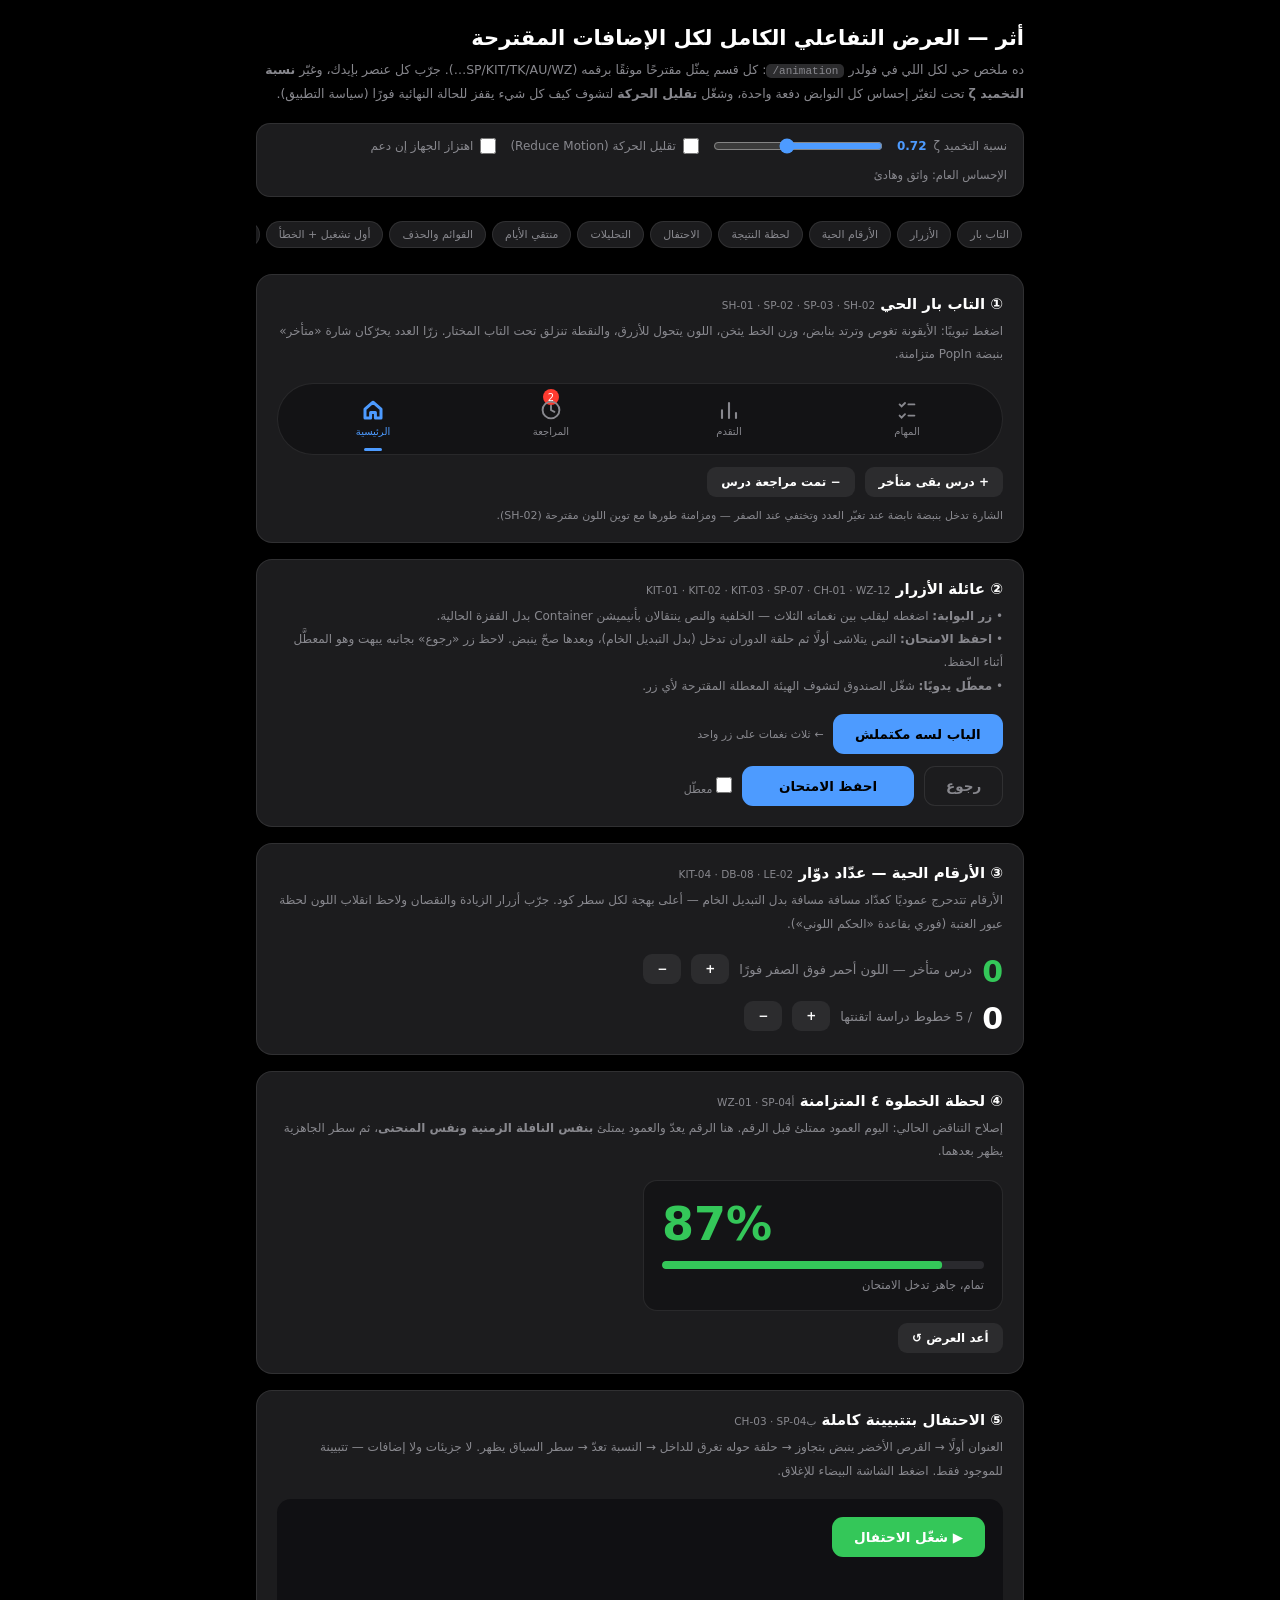
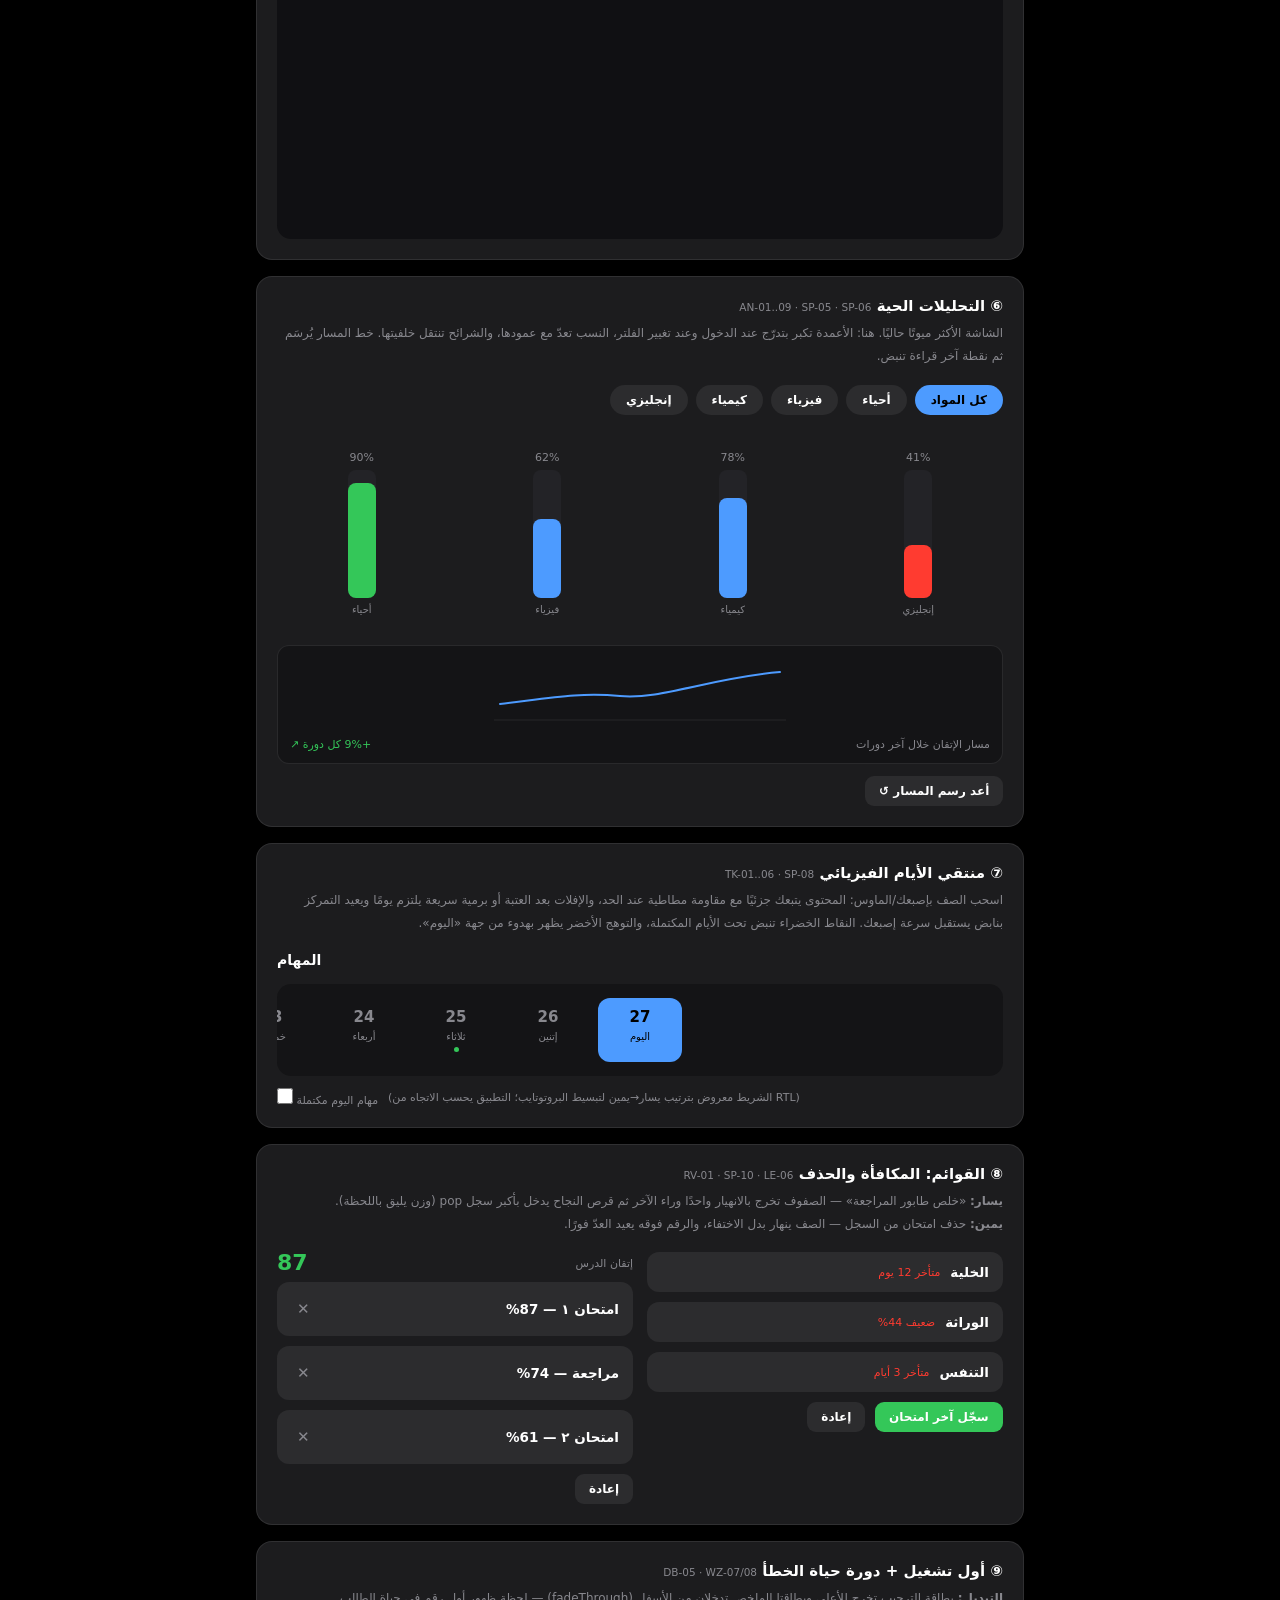
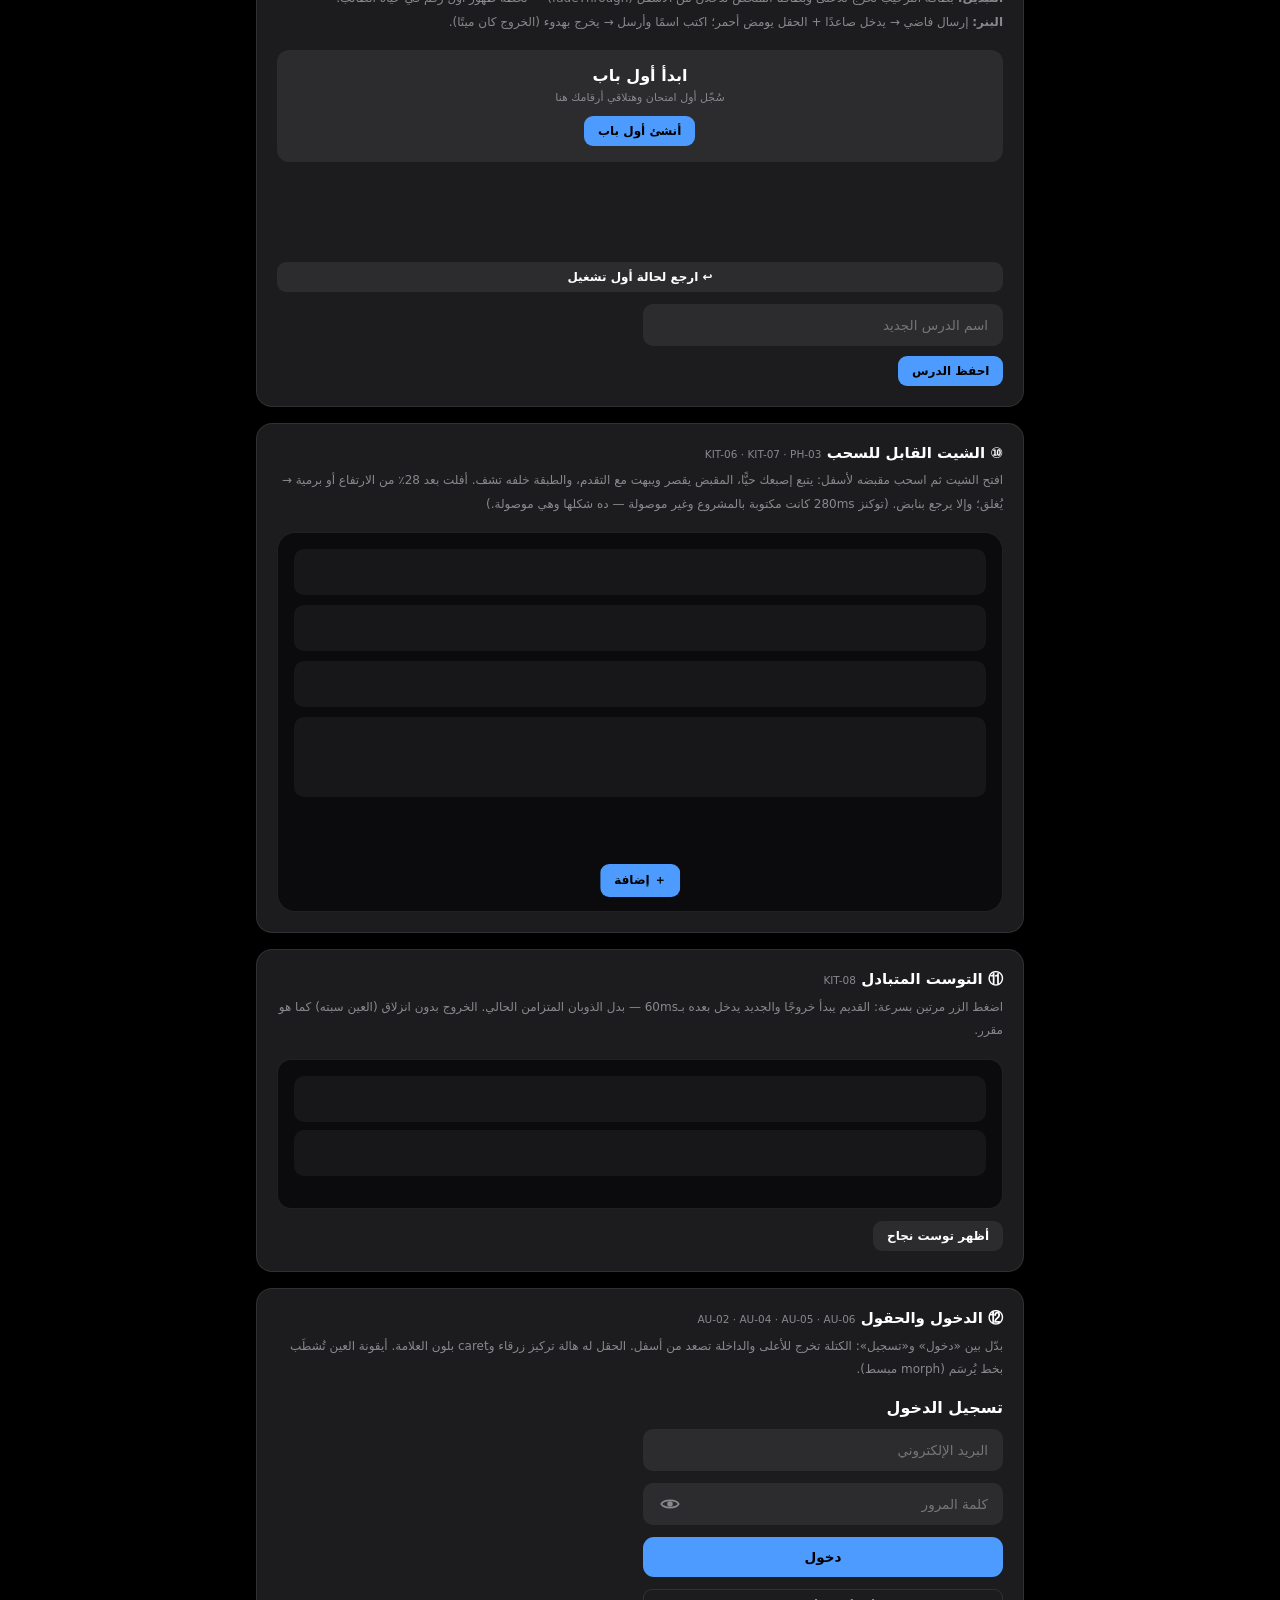
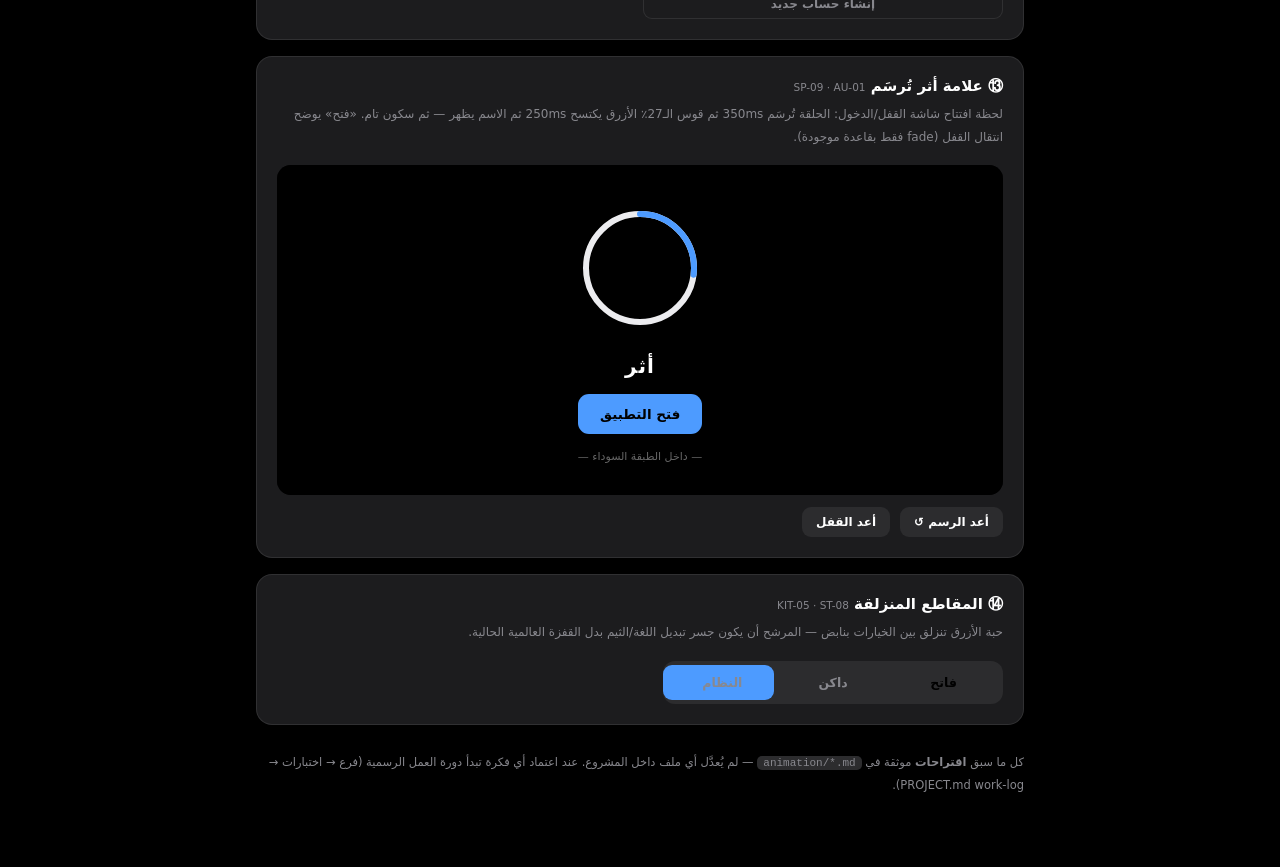
<file: animation/demo/full_demo.html>
<!DOCTYPE html>
<html lang="ar" dir="rtl">
<head>
<meta charset="UTF-8">
<meta name="viewport" content="width=device-width,initial-scale=1">
<title>أثر — العرض التفاعلي الكامل لكل الإضافات المقترحة</title>
<style>
:root{
  --bg:#000;--card:#1C1C1E;--card2:#2C2C2E;--deep:#141416;--ink:#0B0B0D;
  --text:#fff;--sub:#88888E;--accent:#4D9BFF;--green:#34C759;--red:#FF3B30;
  --line:rgba(255,255,255,.09);
}
*{box-sizing:border-box;margin:0;padding:0}
html{scroll-behavior:smooth}
body{background:var(--bg);color:var(--text);font-family:"Readex Pro",system-ui,"Segoe UI",sans-serif;padding:26px 16px 70px;max-width:800px;margin:auto}
body.rm *{transition-duration:0s!important;animation-duration:0s!important;transition-delay:0s!important;animation-delay:0s!important}
h1{font-size:21px}
.lead{color:var(--sub);font-size:12.5px;line-height:1.95;margin-top:8px}
code{background:var(--card2);padding:1px 6px;border-radius:5px;font-size:11px}

/* ===== controls ===== */
.ctrl{display:flex;flex-wrap:wrap;gap:14px;align-items:center;margin-top:16px;background:var(--card);border:1px solid var(--line);border-radius:14px;padding:14px 16px}
.ctrl label{font-size:12px;color:var(--sub);display:flex;align-items:center;gap:7px;cursor:pointer}
.ctrl b{color:var(--accent);font-weight:700}
input[type=range]{accent-color:var(--accent);min-width:170px}
.feel{width:100%;color:var(--sub);font-size:11.5px}
input[type=checkbox]{accent-color:var(--accent);width:16px;height:16px}

/* ===== nav ===== */
#chips{position:sticky;top:0;z-index:60;background:rgba(0,0,0,.86);backdrop-filter:blur(10px);display:flex;gap:6px;overflow-x:auto;padding:10px 2px;margin-top:14px;scrollbar-width:none}
.nchip{flex:none;color:var(--sub);text-decoration:none;font-size:11px;padding:6px 12px;border-radius:999px;background:var(--card);border:1px solid var(--line);white-space:nowrap}
.nchip:hover{color:var(--accent)}

/* ===== sections ===== */
section.card{background:var(--card);border:1px solid var(--line);border-radius:16px;padding:20px;margin-top:16px;scroll-margin-top:56px}
h2{font-size:15px;font-weight:700}
.ref{color:var(--sub);font-size:10.5px;font-weight:400;margin-inline-start:8px;direction:ltr;display:inline-block}
.hint{color:var(--sub);font-size:12px;line-height:1.95;margin:7px 0 16px}
.stage{display:flex;flex-direction:column;gap:12px}
.row{display:flex;flex-wrap:wrap;gap:10px;align-items:center}

/* ===== buttons ===== */
.btn{border:0;font-family:inherit;border-radius:11px;padding:12px 22px;font-size:13.5px;font-weight:700;cursor:pointer;background:var(--card2);color:var(--text);transition:background-color .22s,color .22s,opacity .18s,border-color .22s;-webkit-tap-highlight-color:transparent;user-select:none}
.btn.primary{background:var(--accent);color:#000}
.btn.green{background:var(--green);color:#fff}
.btn.white{background:#fff;color:#000}
.btn.ghost{background:transparent;color:var(--sub);box-shadow:inset 0 0 0 1px var(--line)}
.btn.small{padding:8px 14px;font-size:12px;border-radius:9px}
.btn.disabled{opacity:.45;pointer-events:none}
#saveBtn{position:relative}
#saveLbl{transition:opacity .13s}
#saveLbl.fading{opacity:0}
#saveRing{position:absolute;top:50%;right:50%;width:16px;height:16px;margin:-8px -8px 0 0;border:2px solid rgba(0,0,0,.25);border-top-color:#000;border-radius:50%;opacity:0;transition:opacity .12s;animation:spin .7s linear infinite;pointer-events:none}
#saveRing.on{opacity:1}
@keyframes spin{to{transform:rotate(360deg)}}
body.rm #saveRing.on{animation:none}
#saveDone{position:absolute;inset:0;display:flex;align-items:center;justify-content:center;font-size:18px;opacity:0;pointer-events:none}
#saveDone.pop{animation:discPop .34s cubic-bezier(.34,1.56,.64,1) both}
body.rm #saveDone.pop{animation:none;opacity:1}
.press{will-change:transform;transition:transform .32s cubic-bezier(.34,1.56,.64,1),background-color .22s,color .22s,opacity .18s,box-shadow .22s}
.press.dn{transform:scale(.95);transition-duration:.15s;transition-timing-function:cubic-bezier(.3,.7,.4,1)}
.mini{color:var(--sub);font-size:11px}

/* ===== tab bar ===== */
.tabbar{position:relative;display:flex;direction:ltr;background:#131315;border:1px solid var(--line);border-radius:999px;padding:8px 6px 11px}
.tab{position:relative;flex:1;display:flex;flex-direction:column;align-items:center;gap:4px;background:none;border:0;color:var(--sub);cursor:pointer;padding:6px 0;transition:color .15s;font-family:inherit}
.tab.sel{color:var(--accent)}
.tab svg{width:24px;height:24px;will-change:transform}
.tab span{font-size:10px}
#ind{position:absolute;bottom:3px;width:18px;height:3px;border-radius:2px;background:var(--accent);left:0;will-change:transform}
.badge{position:absolute;top:-3px;left:50%;background:var(--red);color:#fff;font-size:10px;min-width:16px;height:16px;border-radius:8px;display:flex;align-items:center;justify-content:center;padding:0 4px;will-change:transform}
.badge.hide{display:none}

/* ===== odometer ===== */
.odo{display:inline-flex;direction:ltr;vertical-align:bottom}
.ocol{height:1em;overflow:hidden}
.ostrip{display:flex;flex-direction:column}
.ostrip b{height:1em;line-height:1;font-weight:inherit;text-align:center;display:block}
.numrow{font-size:30px;font-weight:700;display:flex;align-items:center;gap:10px;direction:rtl}
.numrow .lab{font-size:13px;color:var(--sub);font-weight:400}
.statval{transition:color .001s}
.bad{color:var(--red)!important}
.good{color:var(--green)!important}

/* ===== exam moment ===== */
.xm{background:var(--deep);border:1px solid var(--line);border-radius:14px;padding:18px;max-width:360px;width:100%}
#xmNum{font-size:46px;font-weight:700;color:var(--green);direction:ltr;text-align:left;line-height:1.1}
.xmbar{height:8px;background:#2A2A2E;border-radius:4px;overflow:hidden;direction:ltr;margin-top:12px}
#xmFill{height:100%;width:100%;background:var(--green);transform:scaleX(0);transform-origin:left;border-radius:4px}
#xmCap{color:var(--sub);font-size:11.5px;margin-top:9px;opacity:0;transition:opacity .2s}

/* ===== celebration ===== */
.celwrap{position:relative;min-height:340px;border-radius:14px;overflow:hidden;background:#101013}
.celov{position:absolute;inset:0;background:#fff;color:#111;display:flex;flex-direction:column;align-items:center;justify-content:center;gap:6px;opacity:0;pointer-events:none;transition:opacity .18s;cursor:pointer}
.celov.show{opacity:1;pointer-events:auto}
.cel-title{font-size:17px;font-weight:700}
.cel-body{font-size:12px;color:#555}
#celP{font-size:40px;font-weight:700;color:#1B7F3B;direction:ltr;margin:4px 0}
.discw{position:relative;width:112px;height:112px;display:flex;align-items:center;justify-content:center;margin:8px 0}
.discg{position:absolute;inset:0;display:flex;align-items:center;justify-content:center}
@keyframes discPop{from{transform:scale(.6);opacity:0}to{transform:scale(1);opacity:1}}
.celov.play .discg{animation:discPop .5s cubic-bezier(.34,1.56,.64,1) both}
body.rm .celov.play .discg{animation:none}

/* ===== analytics ===== */
.chips{display:flex;gap:8px;flex-wrap:wrap}
.chip{border:0;background:var(--card2);color:var(--text);padding:8px 16px;border-radius:999px;cursor:pointer;font-family:inherit;font-size:12px;font-weight:600;transition:background-color .18s,color .18s}
.chip.sel{background:var(--accent);color:#000}
.bars{display:flex;direction:ltr;gap:16px;align-items:stretch;height:170px;margin-top:18px;padding-top:6px}
.acol{flex:1;display:flex;flex-direction:column;align-items:center;gap:6px}
.apct{font-size:11px;color:var(--sub);direction:ltr}
.atrack{flex:1;width:28px;background:#232327;border-radius:8px;display:flex;align-items:flex-end;overflow:hidden}
.afill{width:100%;height:0;border-radius:8px 8px 0 0;transition:height .45s cubic-bezier(.215,.61,.355,1)}
.aname{font-size:10px;color:var(--sub)}
.trajbox{margin-top:18px;background:var(--deep);border:1px solid var(--line);border-radius:12px;padding:12px}
.trajmeta{display:flex;justify-content:space-between;font-size:11px;color:var(--sub);margin-top:6px}
.tup{color:var(--green)}
@keyframes dotIn{from{transform:scale(0)}to{transform:scale(1)}}
#trajDot{transform-box:fill-box;transform-origin:center;opacity:0}
#trajDot.pop{animation:dotIn .25s cubic-bezier(.34,1.56,.64,1) both}
body.rm #trajDot.pop{animation:none;opacity:1;transform:none}

/* ===== day picker ===== */
.dpwrap{direction:ltr}
#dpTitle{font-size:14px;font-weight:700;margin-bottom:4px;transition:opacity .12s}
.dp{position:relative;direction:ltr;overflow:hidden;background:var(--deep);border-radius:14px;padding:14px 0;touch-action:pan-y;user-select:none}
.dp.dragging{cursor:grabbing}
.dtrack{display:flex;will-change:transform}
.cell{flex:0 0 84px;margin:0 4px;display:flex;flex-direction:column;align-items:center;gap:5px;padding:10px 0;border-radius:12px;background:none;border:0;color:var(--sub);font-family:inherit;cursor:pointer;transition:background-color .18s,color .18s}
.cell .dd{font-size:15px;font-weight:700;direction:ltr}
.cell .dw{font-size:10px}
.cell.sel{background:var(--accent);color:#000}
.cell .dot{width:5px;height:5px;border-radius:50%;background:var(--green);transform:scale(0);transition:transform .25s cubic-bezier(.34,1.56,.64,1)}
.cell.done .dot{transform:scale(1)}
.glow{position:absolute;top:0;bottom:0;width:22px;pointer-events:none;opacity:0;transition:opacity .18s}
.glow.r{right:0;background:linear-gradient(to left,rgba(52,199,89,.35),transparent)}
.glow.show{opacity:1}
.dpnote{font-size:11px;color:var(--sub)}

/* ===== lists ===== */
.lrow{background:var(--card2);border-radius:12px;padding:12px 14px;margin-bottom:10px;display:flex;align-items:center;gap:10px;overflow:hidden;transition:height .24s cubic-bezier(.23,1,.32,1),opacity .18s,margin-bottom .18s,padding .18s}
.lrow.gone{opacity:0;height:0!important;margin-bottom:0;padding-top:0;padding-bottom:0;border-width:0}
.lrow .rr{color:var(--red);font-size:11px}
.lrow .tt{font-size:13.5px;font-weight:600}
.xb{margin-inline-start:auto;background:none;border:0;color:var(--sub);cursor:pointer;font-size:15px;padding:6px}
.succ{display:none;text-align:center;padding:22px 10px}
.succ .sdisc{width:64px;height:64px;border-radius:50%;background:var(--green);margin:0 auto 12px;display:flex;align-items:center;justify-content:center}
.succ.show{display:block;animation:popBig .34s cubic-bezier(.34,1.56,.64,1) both}
body.rm .succ.show{animation:none}
@keyframes popBig{0%{transform:scale(.8);opacity:0}60%{transform:scale(1.05)}100%{transform:scale(1);opacity:1}}

/* ===== first-run ===== */
.frstage{position:relative;min-height:200px}
.frlayer{transition:opacity .2s,transform .2s}
.frlayer.fade{opacity:0;transform:translateY(-6px);pointer-events:none}
.frlayer.pre{opacity:0;transform:translateY(8px);pointer-events:none}
.frcard{background:var(--card2);border-radius:12px;padding:16px}
.frpair{display:flex;gap:10px}
.frpair .frcard{flex:1}

/* ===== fields & banner ===== */
.field{background:var(--card2);border:1px solid transparent;border-radius:10px;padding:12px 14px;color:var(--text);font-family:inherit;font-size:13.5px;width:100%;transition:border-color .18s,box-shadow .15s}
.field:focus{outline:none;border-color:var(--accent);box-shadow:0 0 0 3px rgba(77,155,255,.22)}
.field.flash{border-color:var(--red)!important;box-shadow:0 0 0 3px rgba(255,59,48,.2)}
.banner{background:rgba(255,59,48,.14);color:var(--red);border-radius:10px;padding:10px 14px;font-size:12px;opacity:0;transform:translateY(6px);transition:.18s}
.banner.in{opacity:1;transform:none}
.banner.hidden{display:none}

/* ===== sheet ===== */
.phone{position:relative;height:380px;border-radius:18px;overflow:hidden;background:var(--ink);border:1px solid var(--line)}
.pcontent{padding:16px;display:grid;gap:10px}
.skel{height:46px;border-radius:10px;background:#17171a}
.fab{position:absolute;bottom:14px;left:50%;transform:translateX(-50%);z-index:5}
.scrim{position:absolute;inset:0;background:#000;opacity:0;pointer-events:none;transition:opacity .25s}
.scrim.on{opacity:.55;pointer-events:auto}
.sheet{position:absolute;left:0;right:0;bottom:0;background:var(--card);border-radius:18px 18px 0 0;transform:translateY(103%);transition:transform .28s cubic-bezier(.22,1,.36,1);padding:8px 16px 24px;touch-action:none}
.sheet.open{transform:none}
.sheet.dragging{transition:none}
.grabzone{padding:6px 0 8px;cursor:grab;touch-action:none;user-select:none}
.handle{width:36px;height:5px;border-radius:3px;background:#3a3a3e;margin:0 auto;transition:transform .2s,background-color .2s}
.sh-title{margin-top:10px;font-size:14px;font-weight:700}
.sh-line{color:var(--sub);font-size:11.5px;margin-top:6px}

/* ===== toast ===== */
.tframe{position:relative;height:150px;background:var(--ink);border:1px solid var(--line);border-radius:14px;overflow:hidden}
.tfakeline{position:absolute;inset:16px 16px auto;display:grid;gap:8px}
.toast{position:absolute;bottom:14px;left:50%;transform:translate(-50%,12px);background:#fff;color:#000;font-size:12px;font-weight:700;padding:10px 16px;border-radius:999px;display:flex;align-items:center;gap:8px;opacity:0;transition:opacity .18s,transform .18s;white-space:nowrap}
.toast.in{opacity:1;transform:translate(-50%,0)}
.toast.out{opacity:0;transform:translate(-50%,6px);transition:opacity .15s,transform .15s}

/* ===== auth ===== */
.authwrap{display:grid;gap:12px}
.ablk{grid-area:1/1;display:grid;gap:12px;transition:opacity .2s,transform .2s}
.ablk.off{opacity:0;transform:translateY(-6px);pointer-events:none}
.ablk.pre{opacity:0;transform:translateY(6px);pointer-events:none}
.ahead{font-size:16px;font-weight:700}
.eye{position:absolute;top:50%;left:10px;transform:translateY(-50%);background:none;border:0;color:var(--sub);cursor:pointer;padding:6px}
.eye svg{display:block}
.eye.closed .pupil{opacity:0;transform:translateY(2px)}
.eye .pupil{transition:opacity .18s,transform .18s}
.eyeline{stroke-dasharray:100;stroke-dashoffset:100;transition:stroke-dashoffset .22s}
.eye.closed .eyeline{stroke-dashoffset:0}
.pwwrap{position:relative}

/* ===== brand / lock ===== */
.brandwrap{position:relative;min-height:330px;border-radius:14px;overflow:hidden;background:var(--ink);display:flex;align-items:center;justify-content:center}
.dashfake{padding:20px;display:grid;gap:10px;width:100%}
#lockLayer{position:absolute;inset:0;background:#000;display:flex;flex-direction:column;align-items:center;justify-content:center;gap:16px;transition:opacity .2s;z-index:4}
#lockLayer.open{opacity:0;pointer-events:none}
#brWord{opacity:0;font-size:20px;font-weight:700;letter-spacing:1px}

/* ===== segmented ===== */
.segc{position:relative;display:flex;background:var(--card2);border-radius:12px;padding:4px;max-width:340px}
#spill{position:absolute;top:4px;bottom:4px;left:0;background:var(--accent);border-radius:9px;will-change:transform;width:104px}
.segopt{position:relative;z-index:1;flex:1;border:0;background:none;color:var(--sub);padding:10px 0;font-family:inherit;font-size:12.5px;font-weight:700;cursor:pointer;transition:color .18s}
.segopt.sel{color:#000}

footer{margin-top:26px;color:var(--sub);font-size:11.5px;line-height:2}
</style>
</head>
<body>

<h1>أثر — العرض التفاعلي الكامل لكل الإضافات المقترحة</h1>
<p class="lead">ده ملخص حي لكل اللي في فولدر <code>animation/</code>: كل قسم يمثّل مقترحًا موثقًا برقمه (SP/KIT/TK/AU/WZ…).
جرّب كل عنصر بإيدك، وغيّر <b>نسبة التخميد ζ</b> تحت لتغيّر إحساس كل النوابض دفعة واحدة،
وشغّل <b>تقليل الحركة</b> لتشوف كيف كل شيء يقفز للحالة النهائية فورًا (سياسة التطبيق).</p>

<div class="ctrl">
  <label>نسبة التخميد ζ <b id="zetaVal">0.72</b></label>
  <input type="range" id="zeta" min="35" max="100" value="72">
  <label><input type="checkbox" id="rmChk"> تقليل الحركة (Reduce Motion)</label>
  <label><input type="checkbox" id="hapChk"> اهتزاز الجهاز إن دعم</label>
  <div class="feel" id="feel"></div>
</div>

<nav id="chips">
  <a class="nchip" href="#s-tabs">التاب بار</a><a class="nchip" href="#s-btn">الأزرار</a>
  <a class="nchip" href="#s-num">الأرقام الحية</a><a class="nchip" href="#s-exam">لحظة النتيجة</a>
  <a class="nchip" href="#s-cel">الاحتفال</a><a class="nchip" href="#s-ana">التحليلات</a>
  <a class="nchip" href="#s-days">منتقي الأيام</a><a class="nchip" href="#s-lists">القوائم والحذف</a>
  <a class="nchip" href="#s-first">أول تشغيل + الخطأ</a><a class="nchip" href="#s-sheet">الشيت</a>
  <a class="nchip" href="#s-toast">التوست</a><a class="nchip" href="#s-auth">الدخول</a>
  <a class="nchip" href="#s-brand">علامة أثر</a><a class="nchip" href="#s-seg">المقاطع</a>
</nav>

<!-- 1 TAB BAR -->
<section class="card" id="s-tabs">
  <h2>① التاب بار الحي <span class="ref">SH-01 · SP-02 · SP-03 · SH-02</span></h2>
  <p class="hint">اضغط تبويبًا: الأيقونة تغوص وترتد بنابض، وزن الخط يثخن، اللون يتحول للأزرق،
  والنقطة تنزلق تحت التاب المختار. زرّا العدد يحرّكان شارة «متأخر» بنبضة PopIn متزامنة.</p>
  <div class="stage">
    <div class="tabbar" id="tb">
      <button class="tab sel"><svg viewBox="0 0 24 24" fill="none"><path d="M4 11.2 L12 4.2 L20 11.2 V20 H14.4 V14.4 H9.6 V20 H4 Z" stroke="currentColor" stroke-width="1.9" stroke-linejoin="round"/></svg><span>الرئيسية</span></button>
      <button class="tab"><span class="badge" id="badge">2</span><svg viewBox="0 0 24 24" fill="none"><circle cx="12" cy="12" r="8.4" stroke="currentColor" stroke-width="1.9"/><path d="M12 7.6 V12 L15.4 13.8" stroke="currentColor" stroke-width="1.9" stroke-linecap="round"/></svg><span>المراجعة</span></button>
      <button class="tab"><svg viewBox="0 0 24 24" fill="none"><path d="M5 20 V12.4 M12 20 V5 M19 20 V15" stroke="currentColor" stroke-width="2.1" stroke-linecap="round"/></svg><span>التقدم</span></button>
      <button class="tab"><svg viewBox="0 0 24 24" fill="none"><path d="M4.6 6.4 L6.6 8.4 L10 5 M13.4 6.4 H19.4 M4.6 17.6 L6.6 19.6 L10 16.2 M13.4 17.6 H19.4" stroke="currentColor" stroke-width="1.9" stroke-linecap="round"/></svg><span>المهام</span></button>
      <div id="ind"></div>
    </div>
    <div class="row">
      <button class="btn small" id="bAdd">+ درس بقى متأخر</button>
      <button class="btn small" id="bSub">− تمت مراجعة درس</button>
    </div>
    <div class="mini">الشارة تدخل بنبضة نابضة عند تغيّر العدد وتختفي عند الصفر — ومزامنة طورها مع توين اللون مقترحة (SH-02).</div>
  </div>
</section>

<!-- 2 BUTTONS -->
<section class="card" id="s-btn">
  <h2>② عائلة الأزرار <span class="ref">KIT-01 · KIT-02 · KIT-03 · SP-07 · CH-01 · WZ-12</span></h2>
  <p class="hint">
   • <b>زر البوابة:</b> اضغطه ليقلب بين نغماته الثلاث — الخلفية والنص ينتقالان بأنيميشن Container
   بدل القفزة الحالية.<br>
   • <b>احفظ الامتحان:</b> النص يتلاشى أولًا ثم حلقة الدوران تدخل (بدل التبديل الخام)، وبعدها صحّ
   ينبض. لاحظ زر «رجوع» بجانبه يبهت وهو المعطَّل أثناء الحفظ.<br>
   • <b>معطّل يدويًا:</b> شغّل الصندوق لتشوف الهيئة المعطلة المقترحة لأي زر.</p>
  <div class="stage">
    <div class="row">
      <button class="btn press primary" id="gateBtn"><span id="gateLbl">الباب لسه مكتملش</span></button>
      <span class="mini">← ثلاث نغمات على زر واحد</span>
    </div>
    <div class="row">
      <button class="btn press ghost" id="backBtn">رجوع</button>
      <button class="btn press primary" id="saveBtn" style="position:relative;min-width:172px">
        <span id="saveLbl">احفظ الامتحان</span>
        <span id="saveRing"></span>
        <span id="saveDone">✓</span>
      </button>
      <label class="mini"><input type="checkbox" id="disChk"> معطّل</label>
    </div>
  </div>
</section>

<!-- 3 NUMBERS -->
<section class="card" id="s-num">
  <h2>③ الأرقام الحية — عدّاد دوّار <span class="ref">KIT-04 · DB-08 · LE-02</span></h2>
  <p class="hint">الأرقام تتدحرج عموديًا كعدّاد مسافة مسافة بدل التبديل الخام — أعلى بهجة لكل سطر كود.
  جرّب أزرار الزيادة والنقصان ولاحظ انقلاب اللون لحظة عبور العتبة (فوري بقاعدة «الحكم اللوني»).</p>
  <div class="stage">
    <div class="numrow"><span class="statval good" id="lateRow"><span id="lateR"></span></span><span class="lab">درس متأخر — اللون أحمر فوق الصفر فورًا</span>
      <button class="btn small" id="lateP">+</button><button class="btn small" id="lateM">−</button></div>
    <div class="numrow"><span class="statval" id="chkRow"><span id="chkR"></span></span><span class="lab">/ 5 خطوط دراسة اتقنتها</span>
      <button class="btn small" id="chkP">+</button><button class="btn small" id="chkM">−</button></div>
  </div>
</section>

<!-- 4 EXAM MOMENT -->
<section class="card" id="s-exam">
  <h2>④ لحظة الخطوة ٤ المتزامنة <span class="ref">WZ-01 · SP-04أ</span></h2>
  <p class="hint">إصلاح التناقض الحالي: اليوم العمود ممتلئ قبل الرقم. هنا الرقم يعدّ والعمود يمتلئ
  <b>بنفس النافلة الزمنية ونفس المنحنى</b>، ثم سطر الجاهزية يظهر بعدهما.</p>
  <div class="stage">
    <div class="xm">
      <div id="xmNum">0%</div>
      <div class="xmbar"><div id="xmFill"></div></div>
      <div id="xmCap">تمام، جاهز تدخل الامتحان</div>
    </div>
    <div><button class="btn press small" id="xmBtn">أعد العرض ↺</button></div>
  </div>
</section>

<!-- 5 CELEBRATION -->
<section class="card" id="s-cel">
  <h2>⑤ الاحتفال بتتبيينة كاملة <span class="ref">CH-03 · SP-04ب</span></h2>
  <p class="hint">العنوان أولًا → القرص الأخضر ينبض بتجاوز → حلقة حوله تغرق للداخل → النسبة تعدّ →
  سطر السياق يظهر. لا جزيئات ولا إضافات — تتبيينة للموجود فقط. اضغط الشاشة البيضاء للإغلاق.</p>
  <div class="stage">
    <div class="celwrap">
      <div class="celov" id="celOv">
        <div class="cel-title" id="celT">أتقنت الباب!</div>
        <div class="discw">
          <svg width="112" height="112" viewBox="0 0 112 112" style="position:absolute;inset:0">
            <circle id="celRing" cx="56" cy="56" r="46" fill="none" stroke="#34C759" stroke-width="2"/>
          </svg>
          <div class="discg"><div style="width:96px;height:96px;border-radius:50%;background:#34C759;display:flex;align-items:center;justify-content:center">
            <svg width="44" height="44" viewBox="0 0 24 24"><path d="M6 12.4 L10.4 16.8 L18 8" stroke="#fff" stroke-width="2.6" fill="none" stroke-linecap="round" stroke-linejoin="round"/></svg>
          </div></div>
        </div>
        <div id="celP">0%</div>
        <div class="cel-body" id="celB">إنت أثبت إتقان الفصل ده بامتحان حقيقي</div>
        <div class="mini" style="color:#999">اضغط في أي مكان للإغلاق</div>
      </div>
      <div style="padding:18px"><button class="btn press green" id="celBtn">▶ شغّل الاحتفال</button></div>
    </div>
  </div>
</section>

<!-- 6 ANALYTICS -->
<section class="card" id="s-ana">
  <h2>⑥ التحليلات الحية <span class="ref">AN-01..09 · SP-05 · SP-06</span></h2>
  <p class="hint">الشاشة الأكثر ميوتًا حاليًا. هنا: الأعمدة تكبر بتدرّج عند الدخول وعند تغيير الفلتر،
  النسب تعدّ مع عمودها، والشرائح تنتقل خلفيتها. خط المسار يُرسَم ثم نقطة آخر قراءة تنبض.</p>
  <div class="stage">
    <div class="chips" id="achips">
      <button class="chip sel" data-k="all">كل المواد</button>
      <button class="chip" data-k="bio">أحياء</button>
      <button class="chip" data-k="phy">فيزياء</button>
      <button class="chip" data-k="chem">كيمياء</button>
      <button class="chip" data-k="eng">إنجليزي</button>
    </div>
    <div class="bars" id="bars"></div>
    <div class="trajbox">
      <svg viewBox="0 0 300 70" width="100%" height="70" style="direction:ltr">
        <line x1="4" y1="62" x2="296" y2="62" stroke="rgba(255,255,255,.08)" stroke-width="1"/>
        <path id="trajPath" d="M10 46 C 60 40, 90 34, 130 38 S 220 20, 290 14" fill="none" stroke="#4D9BFF" stroke-width="2" stroke-linecap="round"/>
        <circle id="trajDot" cx="290" cy="14" r="4.5" fill="#4D9BFF"/>
      </svg>
      <div class="trajmeta"><span>مسار الإتقان خلال آخر دورات</span><span class="tup">+9% كل دورة ↗</span></div>
    </div>
    <div><button class="btn press small" id="trajBtn">أعد رسم المسار ↺</button></div>
  </div>
</section>

<!-- 7 DAY PICKER -->
<section class="card" id="s-days">
  <h2>⑦ منتقي الأيام الفيزيائي <span class="ref">TK-01..06 · SP-08</span></h2>
  <p class="hint">اسحب الصف بإصبعك/الماوس: المحتوى يتبعك جزئيًا مع مقاومة مطاطية عند الحد،
  والإفلات بعد العتبة أو برمية سريعة يلتزم يومًا ويعيد التمركز بنابض يستقبل سرعة إصبعك.
  النقاط الخضراء تنبض تحت الأيام المكتملة، والتوهج الأخضر يظهر بهدوء من جهة «اليوم».</p>
  <div class="stage dpwrap">
    <div id="dpTitle">المهام</div>
    <div class="dp" id="dp">
      <div class="dtrack" id="dtrack"></div>
      <div class="glow r" id="dglow"></div>
    </div>
    <div class="row">
      <label class="mini"><input type="checkbox" id="doneChk"> مهام اليوم مكتملة</label>
      <span class="dpnote">(الشريط معروض بترتيب يسار→يمين لتبسيط البروتوتايب؛ التطبيق يحسب الاتجاه من RTL)</span>
    </div>
  </div>
</section>

<!-- 8 LISTS -->
<section class="card" id="s-lists">
  <h2>⑧ القوائم: المكافأة والحذف <span class="ref">RV-01 · SP-10 · LE-06</span></h2>
  <p class="hint"><b>يسار:</b> «خلص طابور المراجعة» — الصفوف تخرج بالانهيار واحدًا وراء الآخر ثم
  قرص النجاح يدخل بأكبر سجل pop (وزن يليق باللحظة).<br>
  <b>يمين:</b> حذف امتحان من السجل — الصف ينهار بدل الاختفاء، والرقم فوقه يعيد العدّ فورًا.</p>
  <div class="stage">
    <div style="display:flex;gap:14px;flex-wrap:wrap">
      <div style="flex:1;min-width:250px">
        <div id="qList">
          <div class="lrow"><span class="tt">الخلية</span><span class="rr">متأخر 12 يوم</span></div>
          <div class="lrow"><span class="tt">الوراثة</span><span class="rr">ضعيف 44%</span></div>
          <div class="lrow"><span class="tt">التنفس</span><span class="rr">متأخر 3 أيام</span></div>
        </div>
        <div class="succ" id="qSucc">
          <div class="sdisc"><svg width="30" height="30" viewBox="0 0 24 24"><path d="M6 12.4 L10.4 16.8 L18 8" stroke="#fff" stroke-width="2.6" fill="none" stroke-linecap="round" stroke-linejoin="round"/></svg></div>
          <div style="font-weight:700">طابور المراجعة فاضي 🎉</div>
          <div class="mini">رجعت متقدم على كل المواد</div>
        </div>
        <div class="row" style="margin-top:8px">
          <button class="btn press small green" id="qGo">سجّل آخر امتحان</button>
          <button class="btn small" id="qReset">إعادة</button>
        </div>
      </div>
      <div style="flex:1;min-width:250px">
        <div class="row" style="justify-content:space-between;margin-bottom:8px">
          <span class="mini">إتقان الدرس</span>
          <span class="statval good" id="histM" style="font-size:22px;font-weight:700;direction:ltr"></span>
        </div>
        <div id="hList">
          <div class="lrow"><span class="tt">امتحان ١ — 87%</span><button class="xb">✕</button></div>
          <div class="lrow"><span class="tt">مراجعة — 74%</span><button class="xb">✕</button></div>
          <div class="lrow"><span class="tt">امتحان ٢ — 61%</span><button class="xb">✕</button></div>
        </div>
        <div class="mini" id="hEmpty" style="display:none">مفيش امتحانات مسجلة</div>
        <div class="row" style="margin-top:8px"><button class="btn small" id="hReset">إعادة</button></div>
      </div>
    </div>
  </div>
</section>

<!-- 9 FIRST RUN + ERROR -->
<section class="card" id="s-first">
  <h2>⑨ أول تشغيل + دورة حياة الخطأ <span class="ref">DB-05 · WZ-07/08</span></h2>
  <p class="hint"><b>التبديل:</b> بطاقة الترحيب تخرج للأعلى وبطاقتا الملخص تدخلان من الأسفل (fadeThrough)
  — لحظة ظهور أول رقم في حياة الطالب.<br>
  <b>البنر:</b> إرسال فاضي → يدخل صاعدًا + الحقل يومض أحمر؛ اكتب اسمًا وأرسل → يخرج بهدوء (الخروج كان ميتًا).</p>
  <div class="stage">
    <div class="frstage">
      <div class="frlayer" id="frEmpty"><div class="frcard" style="text-align:center">
        <div style="font-weight:700;margin-bottom:6px">ابدأ أول باب</div>
        <div class="mini" style="margin-bottom:12px">سُجّل أول امتحان وهتلاقي أرقامك هنا</div>
        <button class="btn press small primary" id="frBtn">أنشئ أول باب</button>
      </div></div>
      <div class="frlayer" id="frFull" style="display:none"><div class="frpair">
        <div class="frcard"><div class="mini">إتقانك الكلي</div><div style="font-size:26px;font-weight:700;color:var(--green)">63%</div></div>
        <div class="frcard"><div class="mini">متأخر</div><div style="font-size:26px;font-weight:700;color:var(--red)">2</div></div>
      </div></div>
    </div>
    <button class="btn small" id="frBack">↩ ارجع لحالة أول تشغيل</button>
    <div style="max-width:360px">
      <input class="field" id="errIn" placeholder="اسم الدرس الجديد">
      <div class="banner hidden" id="errBan" style="margin-top:10px">اكتب اسم الدرس الأول</div>
      <div style="margin-top:10px"><button class="btn press small primary" id="errGo">احفظ الدرس</button></div>
    </div>
  </div>
</section>

<!-- 10 SHEET -->
<section class="card" id="s-sheet">
  <h2>⑩ الشيت القابل للسحب <span class="ref">KIT-06 · KIT-07 · PH-03</span></h2>
  <p class="hint">افتح الشيت ثم اسحب مقبضه لأسفل: يتبع إصبعك حيًّا، المقبض يقصر ويبهت مع التقدم،
  والطبقة خلفه تشف. أفلت بعد 28٪ من الارتفاع أو برمية → يُغلق؛ وإلا يرجع بنابض.
  (توكنز 280ms كانت مكتوبة بالمشروع وغير موصولة — ده شكلها وهي موصولة.)</p>
  <div class="stage">
    <div class="phone" id="phone">
      <div class="pcontent">
        <div class="skel"></div><div class="skel"></div><div class="skel"></div><div class="skel" style="height:80px"></div>
      </div>
      <div class="scrim" id="pscrim"></div>
      <button class="fab btn press small primary" id="pfab">＋ إضافة</button>
      <div class="sheet" id="psheet">
        <div class="grabzone" id="grab">
          <div class="handle" id="handle"></div>
          <div class="sh-title">تعديل المهمة</div>
          <div class="sh-line">اسحبني لأسفل وأفلت — أو برمة سريعة</div>
        </div>
        <div class="skel" style="margin-top:8px"></div>
      </div>
    </div>
  </div>
</section>

<!-- 11 TOAST -->
<section class="card" id="s-toast">
  <h2>⑪ التوست المتبادل <span class="ref">KIT-08</span></h2>
  <p class="hint">اضغط الزر مرتين بسرعة: القديم يبدأ خروجًا والجديد يدخل بعده بـ60ms —
  بدل الذوبان المتزامن الحالي. الخروج بدون انزلاق (العين سبته) كما هو مقرر.</p>
  <div class="stage">
    <div class="tframe">
      <div class="tfakeline"><div class="skel"></div><div class="skel"></div></div>
      <div id="toasts"></div>
    </div>
    <div><button class="btn press small" id="toastBtn">أظهر توست نجاح</button></div>
  </div>
</section>

<!-- 12 AUTH -->
<section class="card" id="s-auth">
  <h2>⑫ الدخول والحقول <span class="ref">AU-02 · AU-04 · AU-05 · AU-06</span></h2>
  <p class="hint">بدّل بين «دخول» و«تسجيل»: الكتلة تخرج للأعلى والداخلة تصعد من أسفل.
  الحقل له هالة تركيز زرقاء وcaret بلون العلامة. أيقونة العين تُشطَب بخط يُرسَم (morph مبسط).</p>
  <div class="stage">
    <div class="authwrap" style="max-width:360px">
      <div class="ablk" id="blkL">
        <div class="ahead">تسجيل الدخول</div>
        <input class="field" placeholder="البريد الإلكتروني">
        <div class="pwwrap"><input class="field" id="pwField" type="password" placeholder="كلمة المرور" style="padding-left:44px">
          <button class="eye" id="eyeBtn" type="button"><svg width="22" height="22" viewBox="0 0 24 24" fill="none">
            <path d="M2.5 12 C5.5 6.8 18.5 6.8 21.5 12 C18.5 17.2 5.5 17.2 2.5 12 Z" stroke="currentColor" stroke-width="1.8"/>
            <circle class="pupil" cx="12" cy="12" r="3" fill="currentColor"/>
            <line class="eyeline" x1="4.5" y1="19.5" x2="19.5" y2="4.5" stroke="currentColor" stroke-width="1.8" stroke-linecap="round" pathLength="100"/>
          </svg></button>
        </div>
        <button class="btn press primary">دخول</button>
      </div>
      <div class="ablk pre" id="blkR" style="display:none">
        <div class="ahead">إنشاء حساب جديد</div>
        <input class="field" placeholder="الاسم">
        <input class="field" placeholder="البريد الإلكتروني">
        <button class="btn press primary">إنشاء الحساب</button>
      </div>
      <button class="btn small ghost" id="authTgl" style="align-self:start">إنشاء حساب جديد</button>
    </div>
  </div>
</section>

<!-- 13 BRAND -->
<section class="card" id="s-brand">
  <h2>⑬ علامة أثر تُرسَم <span class="ref">SP-09 · AU-01</span></h2>
  <p class="hint">لحظة افتتاح شاشة القفل/الدخول: الحلقة تُرسَم 350ms ثم قوس الـ27٪ الأزرق يكتسح
  250ms ثم الاسم يظهر — ثم سكون تام. «فتح» يوضح انتقال القفل (fade فقط بقاعدة موجودة).</p>
  <div class="stage">
    <div class="brandwrap">
      <div class="dashfake">
        <div class="skel"></div><div class="skel"></div><div class="skel" style="height:70px"></div>
      </div>
      <div id="lockLayer">
        <svg width="140" height="140" viewBox="0 0 140 140">
          <circle id="brBase" cx="70" cy="70" r="54" fill="none" stroke="#ECECEF" stroke-width="6" stroke-linecap="round" pathLength="100" stroke-dasharray="100" stroke-dashoffset="100"/>
          <circle id="brArc" cx="70" cy="70" r="54" fill="none" stroke="#4D9BFF" stroke-width="6" stroke-linecap="round" pathLength="100" stroke-dasharray="27 73" stroke-dashoffset="27" transform="rotate(-90 70 70)"/>
        </svg>
        <div id="brWord">أثر</div>
        <button class="btn press primary" id="unlock">فتح التطبيق</button>
        <div class="mini" style="color:#666">— داخل الطبقة السوداء —</div>
      </div>
    </div>
    <div class="row">
      <button class="btn press small" id="brBtn">أعد الرسم ↺</button>
      <button class="btn small" id="relock">أعد القفل</button>
    </div>
  </div>
</section>

<!-- 14 SEGMENTED -->
<section class="card" id="s-seg">
  <h2>⑭ المقاطع المنزلقة <span class="ref">KIT-05 · ST-08</span></h2>
  <p class="hint">حبة الأزرق تنزلق بين الخيارات بنابض — المرشح أن يكون جسر تبديل اللغة/الثيم
  بدل القفزة العالمية الحالية.</p>
  <div class="stage">
    <div class="segc" id="segc">
      <div id="spill"></div>
      <button class="segopt sel">فاتح</button>
      <button class="segopt">داكن</button>
      <button class="segopt">النظام</button>
    </div>
  </div>
</section>

<footer>كل ما سبق <b>اقتراحات</b> موثقة في <code>animation/*.md</code> — لم يُعدَّل أي ملف داخل المشروع.
عند اعتماد أي فكرة تبدأ دورة العمل الرسمية (فرع → اختبارات → PROJECT.md work-log).</footer>

<script>
'use strict';
function el(id){return document.getElementById(id)}

/* ================= محرك النوابض ================= */
let ZETA=.72,HAP=false;
function REDUCED(){return document.body.classList.contains('rm')}
function vib(ms){if(HAP&&navigator.vibrate)try{navigator.vibrate(ms)}catch(e){}}
const springs=[];
function mkSpring(x){const s={x:x,v:0,t:x,w:2*Math.PI/.3,done:true};springs.push(s);return s}
function go(s,t,dur){dur=dur||300;s.t=t;
  if(REDUCED()){s.x=t;s.v=0;s.done=true;return}
  s.w=2*Math.PI/(dur/1000);s.done=false}
function snapAll(){for(let i=0;i<springs.length;i++){const s=springs[i];s.x=s.t;s.v=0;s.done=true}}
const renderers=[];
function onFrame(f){renderers.push(f)}
let lastN=performance.now();
(function loop(now){const dt=Math.min((now-lastN)/1000,1/40);lastN=now;
  for(let i=0;i<springs.length;i++){const s=springs[i];if(s.done)continue;
    const k=s.w*s.w,c=2*ZETA*s.w;
    s.v+=(-k*(s.x-s.t)-c*s.v)*dt;s.x+=s.v*dt;
    if(Math.abs(s.x-s.t)<.0006&&Math.abs(s.v)<.006){s.x=s.t;s.v=0;s.done=true}}
  for(let i=0;i<renderers.length;i++)renderers[i]();
  requestAnimationFrame(loop)})(performance.now());
const EOC=function(t){return 1-Math.pow(1-t,3)};
function tween(dur,fn,delay,done){
  if(REDUCED()){fn(1);if(done)done();return{cancel:function(){}}}
  delay=delay||0;let raf,t0=performance.now()+delay;
  const f=function(now){if(now<t0){raf=requestAnimationFrame(f);return}
    const p=Math.min((now-t0)/dur,1);fn(EOC(p));
    if(p<1)raf=requestAnimationFrame(f);else if(done)done()};
  raf=requestAnimationFrame(f);
  return{cancel:function(){cancelAnimationFrame(raf)}}}
function dip(node,apply){
  if(REDUCED()){apply();return}
  node.style.opacity='0';
  setTimeout(function(){apply();node.style.opacity='1'},120)}
function collapse(r,delay){
  r.style.height=r.offsetHeight+'px';
  setTimeout(function(){r.classList.add('gone');r.style.height='0px'},delay)}

/* ضبط عام */
el('zeta').addEventListener('input',function(e){ZETA=e.target.value/100;
  el('zetaVal').textContent=ZETA.toFixed(2);updFeel()});
function updFeel(){var F=[[.5,'مرح مبالغ — للاحتفالات فقط'],[.65,'حي ودافئ'],
  [.72,'ارتداد اختيار نظيف — منطقة تليجرام'],[.85,'واثق وهادئ'],[2,'حاد تمامًا بلا ارتداد']];
  el('feel').textContent='الإحساس العام: '+F.find(function(f){return ZETA<f[0]})[1]}
updFeel();
el('rmChk').addEventListener('change',function(e){
  document.body.classList.toggle('rm',e.target.checked);
  if(e.target.checked)snapAll()});
el('hapChk').addEventListener('change',function(e){HAP=e.target.checked});

/* ضغط عام لكل .press */
Array.prototype.forEach.call(document.querySelectorAll('.press'),function(b){
  b.addEventListener('pointerdown',function(){b.classList.add('dn')});
  ['pointerup','pointerleave','pointercancel'].forEach(function(ev){
    b.addEventListener(ev,function(){b.classList.remove('dn')})})});

/* ================= 1) التاب بار ================= */
(function(){
  const bar=el('tb'),tabs=Array.prototype.slice.call(bar.querySelectorAll('.tab')),
        ind=el('ind'),badge=el('badge');
  const W=[[1.9,3],[1.9,3],[2.1,3.2],[1.9,2.9]];
  const st=tabs.map(function(b,i){return{b:b,t:mkSpring(i===0?1:0),sc:mkSpring(1),
    paths:Array.prototype.slice.call(b.querySelectorAll('path,circle')),svg:b.querySelector('svg')}});
  let sel=0,count=2;
  const indSp=mkSpring(0),bSc=mkSpring(1);
  function place(instant){const b=tabs[sel],x=b.offsetLeft+b.offsetWidth/2-9;
    if(instant){indSp.x=x;indSp.t=x}else go(indSp,x,280)}
  function select(i,instant){sel=i;
    tabs.forEach(function(b,j){b.classList.toggle('sel',j===i);go(st[j].t,j===i?1:0,150)});
    place(instant)}
  tabs.forEach(function(b,i){b.addEventListener('click',function(){
    if(i===sel)return;select(i,false);
    const s=st[i].sc;s.x=.86;s.v=0;go(s,1,330);vib(8)})});
  function setBadge(n){count=n;
    if(n<=0){badge.classList.add('hide');return}
    badge.classList.remove('hide');badge.textContent=n;
    bSc.x=.5;bSc.v=0;go(bSc,1,240)}
  el('bAdd').addEventListener('click',function(){setBadge(count+1)});
  el('bSub').addEventListener('click',function(){setBadge(count-1)});
  onFrame(function(){
    for(let j=0;j<st.length;j++){const t=st[j].t.x,a=W[j][0],z=W[j][1],w=a+(z-a)*t;
      st[j].paths.forEach(function(p){p.setAttribute('stroke-width',w.toFixed(2))});
      st[j].svg.style.transform='scale('+(0.86+0.14*st[j].sc.x).toFixed(4)+')'}
    ind.style.transform='translateX('+indSp.x.toFixed(2)+'px)';
    badge.style.transform='translate(-50%,0) scale('+bSc.x.toFixed(3)+')'});
  select(0,true);
  window.addEventListener('resize',function(){place(true)});
})();

/* ================= 2) الأزرار ================= */
(function(){
  const b=el('gateBtn'),l=el('gateLbl');
  const S=[{c:'primary',t:'الباب لسه مكتملش'},{c:'green',t:'أتقنت الباب'},{c:'white',t:'شاهد تقرير الباب'}];
  let i=0;
  b.addEventListener('click',function(){i=(i+1)%3;
    b.classList.remove('primary','green','white');b.classList.add(S[i].c);
    dip(l,function(){l.textContent=S[i].t});vib(10)});
  /* busy */
  const btn=el('saveBtn'),lbl=el('saveLbl'),ring=el('saveRing'),ok=el('saveDone'),back=el('backBtn');
  let busy=false;
  function syncDis(){back.classList.toggle('disabled',busy||el('disChk').checked)}
  el('disChk').addEventListener('change',syncDis);
  btn.addEventListener('click',function(){
    if(busy)return;busy=true;syncDis();
    lbl.classList.add('fading');
    setTimeout(function(){ring.classList.add('on')},130);
    setTimeout(function(){ring.classList.remove('on');ok.classList.add('pop');vib(15)},1500);
    setTimeout(function(){ok.classList.remove('pop');lbl.classList.remove('fading');busy=false;syncDis()},2700)});
})();

/* ================= 3) الأرقام الحية ================= */
function makeRoller(host,value){
  host.classList.add('odo');host.innerHTML='';
  const st={cols:[],fs:(function(){return parseFloat(getComputedStyle(host).fontSize)||20})(),
    build:function(v){host.innerHTML='';this.cols.length=0;
      const fs=this.fs,self=this;
      String(v).split('').forEach(function(ch){
        const c=document.createElement('span');c.className='ocol';
        const s=document.createElement('span');s.className='ostrip';
        for(let d=0;d<=9;d++){const b=document.createElement('b');b.textContent=d;s.appendChild(b)}
        c.appendChild(s);host.appendChild(c);
        const col={strip:s,d:+ch,h:fs,sp:null};
        self.cols.push(col);
        requestAnimationFrame(function(){col.sp=mkSpring(col.d*col.h);
          col.strip.style.transform='translateY('+(-col.sp.x)+'px)';
          onFrame(function(){if(col.sp)col.strip.style.transform='translateY('+(-col.sp.x)+'px)'})})})},
    set:function(v){const str=String(v),self=this;
      if(str.length!==this.cols.length){this.build(str);return}
      this.cols.forEach(function(c,i){c.d=+str[i];if(c.sp)go(c.sp,c.d*c.h,330)})}};
  st.build(value);return st}
(function(){
  let late=0,n=0;
  const lateR=makeRoller(el('lateR'),'0'),chkR=makeRoller(el('chkR'),'0');
  function updLate(){el('lateRow').classList.toggle('bad',late>0)}
  el('lateP').addEventListener('click',function(){late=Math.min(9,late+1);lateR.set(late);updLate()});
  el('lateM').addEventListener('click',function(){late=Math.max(0,late-1);lateR.set(late);updLate()});
  el('chkP').addEventListener('click',function(){n=Math.min(5,n+1);chkR.set(n)});
  el('chkM').addEventListener('click',function(){n=Math.max(0,n-1);chkR.set(n)});
})();

/* ================= 4) لحظة الخطوة 4 ================= */
(function(){
  const num=el('xmNum'),bar=el('xmFill'),cap=el('xmCap');
  function run(){
    cap.style.opacity='0';bar.style.transform='scaleX(0)';
    if(REDUCED()){num.textContent='87%';bar.style.transform='scaleX(1)';cap.style.opacity='1';return}
    tween(600,function(p){num.textContent=Math.round(87*p)+'%';
      bar.style.transform='scaleX('+(0.87*p).toFixed(4)+')'},120);
    tween(220,function(p){cap.style.opacity=p},800)}
  el('xmBtn').addEventListener('click',run);run();
})();

/* ================= 5) الاحتفال ================= */
(function(){
  const ov=el('celOv'),ti=el('celT'),bo=el('celB'),pc=el('celP'),ring=el('celRing');
  function play(){
    ti.style.opacity='0';bo.style.opacity='0';pc.textContent='0%';
    ring.setAttribute('r','46');ring.setAttribute('stroke-width','2');ring.setAttribute('opacity','1');
    ov.classList.remove('play');void ov.offsetWidth;ov.classList.add('show','play');
    tween(220,function(p){ti.style.opacity=p},40);
    tween(120,function(p){ring.setAttribute('r',(46-(46-38)*p).toFixed(1));
      ring.setAttribute('stroke-width',(2+9*p).toFixed(1));ring.setAttribute('opacity',String(1-p))},190);
    tween(600,function(p){pc.textContent=Math.round(90*p)+'%'},250);
    tween(240,function(p){bo.style.opacity=p},520)}
  el('celBtn').addEventListener('click',function(){play();vib([8,40,8])});
  ov.addEventListener('click',function(){ov.classList.remove('show','play')});
})();

/* ================= 6) التحليلات ================= */
(function(){
  const DATA={all:[90,62,78,41],bio:[88],phy:[55,71],chem:[92,64],eng:[41,58,77]};
  const NAMES={all:['أحياء','فيزياء','كيمياء','إنجليزي'],bio:['وراثة'],phy:['ميكانيكا','كهرباء'],
    chem:['عضوية','غير عضوية'],eng:['قواعد','مفردات','قراءة']};
  const wrap=el('bars'),chips=Array.prototype.slice.call(document.querySelectorAll('#achips .chip'));
  function colOf(v){return v>=90?'var(--green)':v<50?'var(--red)':'var(--accent)'}
  function render(k){wrap.innerHTML='';
    DATA[k].forEach(function(v,i){
      const c=document.createElement('div');c.className='acol';
      c.innerHTML='<div class="apct">0%</div><div class="atrack"><div class="afill"></div></div><div class="aname">'+NAMES[k][i]+'</div>';
      wrap.appendChild(c);
      const f=c.querySelector('.afill'),pct=c.querySelector('.apct');
      f.style.background=colOf(v);f.style.transitionDelay=(REDUCED()?0:i*60)+'ms';
      setTimeout(function(){f.style.height=v+'%'},REDUCED()?40:40+i*60);
      tween(450,function(p){pct.textContent=Math.round(v*p)+'%'},40+i*60)})}
  chips.forEach(function(ch){ch.addEventListener('click',function(){
    chips.forEach(function(o){o.classList.remove('sel')});ch.classList.add('sel');
    render(ch.dataset.k);vib(5)})});
  render('all');
  /* trajectory */
  const tp=el('trajPath'),dot=el('trajDot'),L=tp.getTotalLength();
  tp.style.strokeDasharray=L;
  function drawT(){tp.style.transition='none';tp.style.strokeDashoffset=L;
    dot.classList.remove('pop');void tp.getBoundingClientRect();
    tp.style.transition='stroke-dashoffset .42s cubic-bezier(.215,.61,.355,1)';
    tp.style.strokeDashoffset='0';
    setTimeout(function(){dot.classList.add('pop');vib(5)},440)}
  el('trajBtn').addEventListener('click',drawT);drawT();
})();

/* ================= 7) منتقي الأيام ================= */
(function(){
  const vp=el('dp'),track=el('dtrack'),title=el('dpTitle'),glow=el('dglow');
  const names=['سبت','جمعة','خميس','أربعاء','ثلاثاء','إتنين','اليوم'],TODAY=6;
  let sel=TODAY,cellW=92,centerX=0,movedMax=0,justMoved=false,lastVel=0;
  const cells=names.map(function(n,i){
    const b=document.createElement('button');b.type='button';b.className='cell';
    b.innerHTML='<span class="dd">'+(21+i)+'</span><span class="dw">'+n+'</span><span class="dot"></span>';
    if(i===TODAY)b.classList.add('sel');
    track.appendChild(b);return b});
  const base=mkSpring(0),vis=mkSpring(0);
  function apply(){track.style.transform='translateX('+(base.x+vis.x).toFixed(2)+'px)'}
  onFrame(apply);
  function recalc(){centerX=(vp.clientWidth-cellW)/2;
    base.t=centerX-sel*cellW;if(base.done)base.x=base.t}
  function select(i,instant){sel=i;
    cells.forEach(function(c,j){c.classList.toggle('sel',j===i)});
    const target=centerX-sel*cellW;
    if(instant){base.x=target;base.t=target}else go(base,target,300);
    dip(title,function(){title.textContent=sel===TODAY?'المهام':'مهام '+names[sel]});
    glow.classList.toggle('show',sel!==TODAY)}
  let sx=0,px=0,lt=0,dx=0,act=false;
  vp.addEventListener('pointerdown',function(e){act=true;sx=e.clientX;px=sx;dx=0;
    lastVel=0;movedMax=0;justMoved=false;lt=performance.now();
    vp.classList.add('dragging')});
  window.addEventListener('pointermove',function(e){if(!act)return;
    dx=e.clientX-sx;const m=30,a=Math.abs(dx);
    vis.x=a<=m?dx:Math.sign(dx)*(m+(a-m)*.16);vis.v=0;vis.done=true;
    movedMax=Math.max(movedMax,Math.abs(dx));
    const n=performance.now(),dt=n-lt;
    if(dt>0){lastVel=(e.clientX-px)/dt;px=e.clientX}
    lt=n});
  function endDrag(){if(!act)return;act=false;vp.classList.remove('dragging');
    justMoved=movedMax>6;
    if(Math.abs(dx)>48||Math.abs(lastVel)>.55){
      const dir=dx<0?1:-1;
      select(Math.max(0,Math.min(TODAY,sel+dir)),false);vib(6)}
    go(vis,0,300);dx=0}
  window.addEventListener('pointerup',endDrag);
  window.addEventListener('pointercancel',endDrag);
  vp.addEventListener('click',function(e){
    if(justMoved){justMoved=false;return}
    const hit=document.elementFromPoint(e.clientX,e.clientY);
    const cell=hit&&hit.closest?hit.closest('.cell'):null;
    if(cell){const i=cells.indexOf(cell);
      if(i!==-1&&i!==sel){select(i,false);vib(5)}}});
  el('doneChk').addEventListener('change',function(e){
    cells[TODAY].classList.toggle('done',e.target.checked);vib(6)});
  [0,2,4].forEach(function(i){cells[i].classList.add('done')});
  recalc();select(TODAY,true);
  window.addEventListener('resize',function(){recalc();place()});
  function place(){apply()}
})();

/* ================= 8) القوائم والحذف ================= */
(function(){
  const rows=Array.prototype.slice.call(document.querySelectorAll('#qList .lrow')),succ=el('qSucc');
  el('qGo').addEventListener('click',function(){
    rows.forEach(function(r,i){collapse(r,120*i)});
    setTimeout(function(){succ.classList.add('show');vib(12)},rows.length*120+260)});
  el('qReset').addEventListener('click',function(){
    succ.classList.remove('show');
    rows.forEach(function(r){r.classList.remove('gone');r.style.height=''})});
})();
(function(){
  const roll=makeRoller(el('histM'),'87');
  const rows=Array.prototype.slice.call(document.querySelectorAll('#hList .lrow'));
  const nexts=['74','61','48'];
  rows.forEach(function(r,i){r.querySelector('.xb').addEventListener('click',function(){
    collapse(r,0);vib(8);
    setTimeout(function(){roll.set(nexts[i]);
      if(i===rows.length-1)el('hEmpty').style.display='block'},260)})});
  el('hReset').addEventListener('click',function(){
    rows.forEach(function(r){r.classList.remove('gone');r.style.height=''});
    el('hEmpty').style.display='none';roll.set('87')});
})();

/* ================= 9) أول تشغيل + الخطأ ================= */
(function(){
  const A=el('frEmpty'),B=el('frFull');
  function swapTo(showB){
    const from=showB?A:B,to=showB?B:A;
    from.classList.add('fade');
    setTimeout(function(){from.style.display='none';from.classList.remove('fade');
      to.style.display='block';to.classList.add('pre');
      requestAnimationFrame(function(){requestAnimationFrame(function(){to.classList.remove('pre')})})},180)}
  el('frBtn').addEventListener('click',function(){swapTo(true);vib(6)});
  el('frBack').addEventListener('click',function(){swapTo(false)});
})();
(function(){
  const inp=el('errIn'),bn=el('errBan');
  el('errGo').addEventListener('click',function(){
    if(!inp.value.trim()){
      if(bn.classList.contains('hidden')){bn.classList.remove('hidden');void bn.offsetWidth}
      bn.classList.add('in');
      inp.classList.add('flash');vib(10);
      setTimeout(function(){inp.classList.remove('flash')},480)}
    else{bn.classList.remove('in');
      setTimeout(function(){bn.classList.add('hidden')},200)}});
})();
/* ================= 10) الشيت ================= */
(function(){
  const ph=el('phone'),scrim=el('pscrim'),sh=el('psheet'),grab=el('grab'),hb=el('handle');
  function open(){sh.classList.add('open');scrim.classList.add('on')}
  function close(){sh.classList.remove('open');scrim.classList.remove('on')}
  el('pfab').addEventListener('click',open);
  scrim.addEventListener('click',close);
  let sy=0,ly=0,lt=0,vy=0,dy=0,act=false,H=0;
  grab.addEventListener('pointerdown',function(e){
    act=true;H=ph.clientHeight;sy=e.clientY;ly=sy;lt=performance.now();vy=0;dy=0;
    sh.classList.add('dragging');grab.setPointerCapture(e.pointerId)});
  grab.addEventListener('pointermove',function(e){if(!act)return;
    dy=Math.max(0,e.clientY-sy);
    sh.style.transform='translateY('+dy+'px)';
    const p=Math.min(dy/H,1);
    scrim.style.opacity=String(.55*(1-p));
    hb.style.transform='scaleX('+(1-.35*p).toFixed(3)+')';
    hb.style.backgroundColor='rgba(136,136,142,'+(1-.4*p).toFixed(3)+')';
    const n=performance.now(),dt=n-lt;
    if(dt>0)vy=(e.clientY-ly)/dt;ly=e.clientY;lt=n});
  function fin(){if(!act)return;act=false;
    sh.classList.remove('dragging');sh.style.transform='';scrim.style.opacity='';
    hb.style.transform='';hb.style.backgroundColor='';
    if(dy>H*.28||vy>.55){close();vib(6)}}
  grab.addEventListener('pointerup',fin);
  grab.addEventListener('pointercancel',fin);
})();

/* ================= 11) التوست ================= */
(function(){
  const z=el('toasts');
  el('toastBtn').addEventListener('click',function(){vib(6);
    const cur=z.querySelector('.toast:not(.out)');
    function make(){
      if(z.querySelector('.toast:not(.out)'))return;
      const t=document.createElement('div');t.className='toast';
      t.innerHTML='<svg width="15" height="15" viewBox="0 0 24 24"><circle cx="12" cy="12" r="10" fill="#34C759"/><path d="M7.5 12.5 L10.5 15.5 L16.5 9" stroke="#fff" stroke-width="2.4" fill="none" stroke-linecap="round"/></svg> تم حفظ الامتحان';
      z.appendChild(t);
      requestAnimationFrame(function(){t.classList.add('in')});
      setTimeout(function(){t.classList.remove('in');t.classList.add('out');
        setTimeout(function(){t.remove()},160)},2200)}
    if(cur){cur.classList.remove('in');cur.classList.add('out');
      const dead=cur;setTimeout(function(){dead.remove()},150);
      setTimeout(make,60)}
    else make()})})();

/* ================= 12) الدخول ================= */
(function(){
  const L=el('blkL'),R=el('blkR'),tgl=el('authTgl');let reg=false;
  tgl.addEventListener('click',function(){reg=!reg;
    tgl.textContent=reg?'عندي حساب بالفعل':'إنشاء حساب جديد';
    const from=reg?L:R,to=reg?R:L;
    from.classList.add('off');
    to.classList.remove('off');to.classList.add('pre');to.style.display='grid';
    requestAnimationFrame(function(){requestAnimationFrame(function(){to.classList.remove('pre')})});
    vib(6)});
  const eye=el('eyeBtn'),pw=el('pwField');let closed=false;
  eye.addEventListener('click',function(){closed=!closed;
    eye.classList.toggle('closed',closed);
    pw.type=closed?'text':'password'})})();

/* ================= 13) علامة أثر ================= */
(function(){
  const base=el('brBase'),arc=el('brArc'),wm=el('brWord'),lock=el('lockLayer');
  function play(){
    [base,arc].forEach(function(c){c.style.transition='none'});
    wm.style.transition='none';
    base.style.strokeDashoffset='100';arc.style.strokeDashoffset='27';wm.style.opacity='0';
    void base.getBoundingClientRect();
    base.style.transition='stroke-dashoffset .35s ease-out';
    arc.style.transition='stroke-dashoffset .25s ease-out .4s';
    wm.style.transition='opacity .3s ease .68s';
    base.style.strokeDashoffset='0';arc.style.strokeDashoffset='0';wm.style.opacity='1'}
  el('brBtn').addEventListener('click',play);
  el('unlock').addEventListener('click',function(){lock.classList.add('open');vib(8)});
  el('relock').addEventListener('click',function(){lock.classList.remove('open');play()});
  play();
})();

/* ================= 14) المقاطع ================= */
(function(){
  const c=el('segc'),pill=el('spill'),opts=Array.prototype.slice.call(c.querySelectorAll('.segopt'));
  const sp=mkSpring(0);let cur=0;
  function place(i,instant){cur=i;
    const o=opts[i],x=o.offsetLeft,w=o.offsetWidth;
    pill.style.width=w+'px';
    if(instant){sp.x=x;sp.t=x}else go(sp,x,240)}
  opts.forEach(function(o,i){o.addEventListener('click',function(){
    opts.forEach(function(q){q.classList.remove('sel')});o.classList.add('sel');
    place(i,false);vib(5)})});
  place(0,true);
  setTimeout(function(){place(cur,true)},80);
  window.addEventListener('resize',function(){place(cur,true)});
})();
</script>
</body>
</html>
</file>
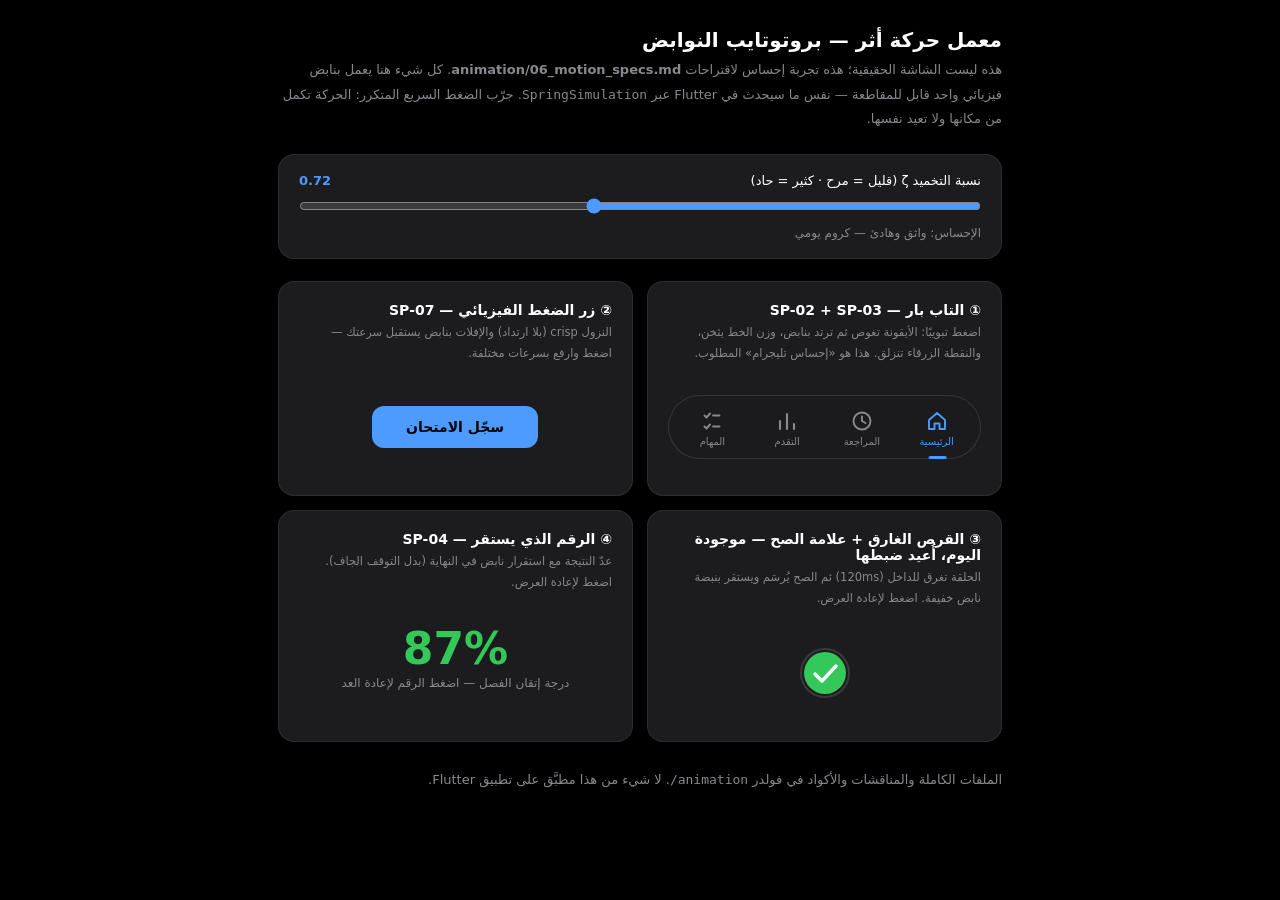
<file: animation/demo/motion_demo.html>
<!DOCTYPE html>
<html lang="ar" dir="rtl">
<head>
<meta charset="UTF-8">
<meta name="viewport" content="width=device-width, initial-scale=1">
<title>أثر — معمل الحركة (بروتوتايب)</title>
<style>
  :root{
    --bg:#000; --card:#1C1C1E; --page:#EFEFF2;
    --text:#fff; --sub:#88888E; --accent:#4D9BFF; --green:#34C759;
    --divider:rgba(255,255,255,.08);
  }
  *{box-sizing:border-box;margin:0;padding:0}
  body{
    background:var(--bg); color:var(--text);
    font-family:"Readex Pro",system-ui,"Segoe UI",sans-serif;
    padding:28px 18px 60px; max-width:760px; margin:auto;
  }
  h1{font-size:20px;font-weight:600}
  .lead{color:var(--sub);font-size:13px;margin-top:6px;line-height:1.9}
  .grid{display:grid;grid-template-columns:repeat(auto-fit,minmax(300px,1fr));gap:14px;margin-top:22px}
  .card{background:var(--card);border-radius:16px;padding:20px;border:1px solid var(--divider)}
  .card h2{font-size:14px;font-weight:600;margin-bottom:4px}
  .hint{color:var(--sub);font-size:11.5px;margin-bottom:16px;line-height:1.8}
  .stage{display:flex;align-items:center;justify-content:center;min-height:96px}

  /* slider */
  .tuner{margin-top:22px;background:var(--card);border-radius:16px;padding:18px 20px;border:1px solid var(--divider)}
  .tuner label{font-size:13px;display:flex;justify-content:space-between;margin-bottom:10px}
  .tuner b{color:var(--accent);font-weight:600}
  input[type=range]{width:100%;accent-color:var(--accent)}
  .feel{color:var(--sub);font-size:12px;margin-top:8px}

  /* tab bar */
  .tabbar{
    display:flex;background:rgba(28,28,30,.92);border:1px solid rgba(255,255,255,.12);
    border-radius:999px;padding:6px;position:relative;width:min(340px,100%);
  }
  .tab{
    flex:1;display:flex;flex-direction:column;align-items:center;gap:3px;
    padding:7px 0 5px;cursor:pointer;color:var(--sub);
    -webkit-tap-highlight-color:transparent;user-select:none;
  }
  .tab svg{width:24px;height:24px;display:block}
  .tab span{font-size:10px;font-family:inherit}
  #indicator{
    position:absolute;bottom:-1px;width:18px;height:3px;border-radius:2px;
    background:var(--accent);left:0;will-change:transform;
  }

  /* press button */
  .pressBtn{
    background:var(--accent);color:#000;border:none;font-family:inherit;font-size:14px;
    font-weight:600;padding:13px 34px;border-radius:12px;cursor:pointer;
    will-change:transform;-webkit-tap-highlight-color:transparent;
  }

  /* disc */
  .discWrap{position:relative;width:56px;height:56px;cursor:pointer}
  .discWrap svg{position:absolute;inset:0}

  /* number */
  .num{font-size:44px;font-weight:700;color:var(--green);direction:ltr;font-variant-numeric:tabular-nums}
  .numLabel{color:var(--sub);font-size:12px;text-align:center;margin-top:2px}
</style>
</head>
<body>
<h1>معمل حركة أثر — بروتوتايب النوابض</h1>
<p class="lead">هذه ليست الشاشة الحقيقية؛ هذه تجربة إحساس لاقتراحات <b>animation/06_motion_specs.md</b>.
كل شيء هنا يعمل بنابض فيزيائي واحد قابل للمقاطعة — نفس ما سيحدث في Flutter عبر
<code>SpringSimulation</code>. جرّب الضغط السريع المتكرر: الحركة تكمل من مكانها ولا تعيد نفسها.</p>

<div class="tuner">
  <label>نسبة التخميد ζ (قليل = مرح · كثير = حاد) <b id="zetaVal">0.72</b></label>
  <input type="range" id="zeta" min="35" max="100" value="72">
  <div class="feel" id="feel">الإحساس: ارتداد اختيار نظيف بلمسة حياة (منطقة تليجرام)</div>
</div>

<div class="grid">

  <div class="card">
    <h2>① التاب بار — SP-02 + SP-03</h2>
    <div class="hint">اضغط تبويبًا: الأيقونة تغوص ثم ترتد بنابض، وزن الخط يثخن، والنقطة الزرقاء تنزلق.
      هذا هو «إحساس تليجرام» المطلوب.</div>
    <div class="stage">
      <div class="tabbar" id="tabbar">
        <div class="tab" data-i="0"><svg viewBox="0 0 24 24" fill="none"><path id="g0" d="M4 11 L12 4 L20 11 V20 H14.5 V14.5 H9.5 V20 H4 Z" stroke="currentColor" stroke-width="1.9" stroke-linejoin="round"/></svg><span>الرئيسية</span></div>
        <div class="tab" data-i="1"><svg viewBox="0 0 24 24" fill="none"><circle id="g1c" cx="12" cy="12" r="8.5" stroke="currentColor" stroke-width="1.9"/><path id="g1p" d="M12 7.5 V12 L15.5 14" stroke="currentColor" stroke-width="1.9" stroke-linecap="round"/></svg><span>المراجعة</span></div>
        <div class="tab" data-i="2"><svg viewBox="0 0 24 24" fill="none"><path id="g2" d="M5 20 V12 M12 20 V5 M19 20 V15" stroke="currentColor" stroke-width="2.1" stroke-linecap="round"/></svg><span>التقدم</span></div>
        <div class="tab" data-i="3"><svg viewBox="0 0 24 24" fill="none"><path id="g3" d="M4.5 6.5 L6.5 8.5 L10 4.5 M13 6.5 H19.5 M4.5 17.5 L6.5 19.5 L10 15.5 M13 17.5 H19.5" stroke="currentColor" stroke-width="1.9" stroke-linecap="round" stroke-linejoin="round"/></svg><span>المهام</span></div>
        <div id="indicator"></div>
      </div>
    </div>
  </div>

  <div class="card">
    <h2>② زر الضغط الفيزيائي — SP-07</h2>
    <div class="hint">النزول crisp (بلا ارتداد) والإفلات بنابض يستقبل سرعتك — اضغط وارفع بسرعات مختلفة.</div>
    <div class="stage"><button class="pressBtn" id="pressBtn">سجّل الامتحان</button></div>
  </div>

  <div class="card">
    <h2>③ القرص الغارق + علامة الصح — موجودة اليوم، أُعيد ضبطها</h2>
    <div class="hint">الحلقة تغرق للداخل (120ms) ثم الصح يُرسَم ويستقر بنبضة نابض خفيفة. اضغط لإعادة العرض.</div>
    <div class="stage">
      <div class="discWrap" id="disc">
        <svg viewBox="0 0 56 56">
          <circle id="ring" cx="28" cy="28" r="24" fill="none" stroke="#3a3a3e" stroke-width="2"/>
          <circle id="floodRing" cx="28" cy="28" r="24" fill="none" stroke="var(--green)" stroke-width="2"/>
          <circle id="fillDisc" cx="28" cy="28" r="21" fill="var(--green)" opacity="0"/>
          <path id="check" d="M18 29 L25 36 L39 21" fill="none" stroke="#fff"
                stroke-width="3.4" stroke-linecap="round" stroke-linejoin="round"/>
        </svg>
      </div>
    </div>
  </div>

  <div class="card">
    <h2>④ الرقم الذي يستقر — SP-04</h2>
    <div class="hint">عدّ النتيجة مع استقرار نابض في النهاية (بدل التوقف الجاف). اضغط لإعادة العرض.</div>
    <div class="stage" style="flex-direction:column">
      <div class="num" id="numEl">0%</div>
      <div class="numLabel">درجة إتقان الفصل — اضغط الرقم لإعادة العد</div>
    </div>
  </div>

</div>

<p class="lead" style="margin-top:26px">الملفات الكاملة والمناقشات والأكواد في فولدر
<code>animation/</code>. لا شيء من هذا مطبَّق على تطبيق Flutter.</p>

<script>
/* ===== محرك نابض واحد (semi-implicit Euler) — نظير مبسط لـ SpringSimulation ===== */
let ZETA = 0.72;
const springs = [];
function spring(x){ const s={x, v:0, target:x, done:true}; springs.push(s); return s; }
// stiffness من "المدة": ω=2π/T ; c=2ζω (mass=1) — نفس دلالات withDurationAndBounce
function retune(s, durMs){ s.w = 2*Math.PI/(durMs/1000); return s; }
function step(springs, dt){
  for(const s of springs){
    if(s.done) continue;
    const k=(s.w||2*Math.PI/0.3)**2, c=2*ZETA*(s.w||2*Math.PI/0.3);
    s.v += (-k*(s.x-s.target)-c*s.v)*dt; s.x += s.v*dt;
    if(Math.abs(s.x-s.target)<0.0004 && Math.abs(s.v)<0.004){ s.x=s.target; s.v=0; s.done=true; }
  }
}
function go(s,val,dur=300){ s.target=val; s.done=false; retune(s,dur); }
let last=performance.now();
(function loop(now){
  const dt=Math.min((now-last)/1000,1/40); last=now;
  step(springs,dt); requestAnimationFrame(loop);
})(last);

/* ===== ① التاب بار ===== */
const tabs=[...document.querySelectorAll('.tab')];
const indicator=document.getElementById('indicator');
const glyphIds=['g0','g1c','g1p','g2','g3'];
const weights={0:[1.9,3],1:[1.9,3],2:[2.1,3.4],3:[1.9,2.9]};
let active=-1;
tabs.forEach((tab,i)=>{
  tab._scale=spring(1); tab._weight=spring(0);
  tab.addEventListener('pointerdown',()=>{
    if(active===i) return;
    active=i;
    tabs.forEach((t,j)=>{
      const on=j===i;
      t.style.color=on?'var(--accent)':'';
      go(t._scale,on?1:1,200);
      if(on){ t._scale.x=.88; t._scale.v=0; t._scale.done=false; go(t._scale,1,320); }
      go(t._weight,on?1:0,150);
    });
    // المؤشر ينزلق بموضعه الحالي (مقاطعة مجانية)
    const bar=document.getElementById('tabbar').getBoundingClientRect();
    const r=tab.getBoundingClientRect();
    const target=r.left-bar.left+(r.width-18)/2;
    if(!indicator._s) indicator._s=spring(r.left-bar.left-((bar.width)/tabs.length-18)/2);
    go(indicator._s,target,260);
  });
});
(function(){const br=document.getElementById('tabbar').getBoundingClientRect();const r0=tabs[0].getBoundingClientRect();indicator._s=spring(r0.left-br.left+(r0.width-18)/2);indicator.style.transform='translateX('+indicator._s.x+'px)';tabs[0].style.color='var(--accent)'})();
setInterval(()=>{ // رسم حالة التابات
  tabs.forEach((t,i)=>{
    const w=t._weight.x, base=i in weights?weights[i][0]:1.9;
    document.querySelectorAll(`[data-i="${i}"] svg path, [data-i="${i}"] svg circle`).forEach(p=>{
      p.setAttribute('stroke-width',(base+(((weights[i]||[0,0])[1])-base)*w).toFixed(2));
      p.setAttribute('stroke','currentColor');
      p.style.color=t.style.color||'var(--sub)';
    });
    t.querySelector('svg').style.transform=`scale(${(0.88+0.12*t._scale.x).toFixed(4)})`;
  });
  if(indicator._s) indicator.style.transform=`translateX(${indicator._s.x}px)`;
},16);

/* ===== ② زر الضغط ===== */
const btn=document.getElementById('pressBtn'); const bs=spring(1);
btn.addEventListener('pointerdown',()=>go(bs,.95,160));
['pointerup','pointerleave','pointercancel'].forEach(ev=>btn.addEventListener(ev,()=>go(bs,1,320)));
(function drawBtn(){ btn.style.transform=`scale(${bs.x.toFixed(4)})`; requestAnimationFrame(drawBtn); })();

/* ===== ③ القرص الغارق ===== */
const ring=document.getElementById('floodRing'), disc=document.getElementById('fillDisc'),
      check=document.getElementById('check'), C=2*Math.PI*24;
check.style.strokeDasharray=C; check.style.strokeDashoffset=C;
function playDisc(){
  const t0=performance.now(), D=340;
  check.style.transition='none';
  (function f(now){
    let p=Math.min((now-t0)/D,1);
    const flood=Math.min(p/0.35,1), tick=Math.max((p-0.35)/0.65,0);
    ring.setAttribute('r',24-(24-21)*flood);
    ring.setAttribute('stroke-width',2+7*flood);
    ring.setAttribute('opacity',1-flood);
    disc.setAttribute('opacity',tick);
    check.style.strokeDashoffset=C*(1-tick);
    if(p<1) requestAnimationFrame(f);
  })(t0);
}
document.getElementById('disc').addEventListener('click',playDisc); playDisc();

/* ===== ④ العدّاد ===== */
const numEl=document.getElementById('numEl');
function playNum(){
  const t0=performance.now(), D=700, target=87;
  (function f(now){
    let t=Math.min((now-t0)/D,1), e=1-Math.pow(1-t,3); // easeOutCubic
    numEl.textContent=Math.round(target*e)+'%';
    if(t<1) requestAnimationFrame(f);
  })(t0);
}
numEl.addEventListener('click',playNum); numEl.style.cursor='pointer'; playNum();

/* ===== شريط ζ ===== */
const feels=[
  [0.50,'الإحساس: مرح ومبالغ — احتفالات فقط'],
  [0.65,'الإحساس: حي ودافئ — لمسات بهجة'],
  [0.72,'الإحساس: ارتداد اختيار نظيف بلمسة حياة (منطقة تليجرام)'],
  [0.85,'الإحساس: واثق وهادئ — كروم يومي'],
  [1.01,'الإحساس: حاد تمامًا بلا ارتداد — ضغط وأدوات'],
];
document.getElementById('zeta').addEventListener('input',e=>{
  ZETA=e.target.value/100;
  document.getElementById('zetaVal').textContent=ZETA.toFixed(2);
  document.getElementById('feel').textContent='الإحساس: '+feels.find(f=>ZETA<f[0])[1];
});
document.getElementById('feel').textContent=feels.find(f=>0.72<f[0])[1];
</script>
</body>
</html>
</file>
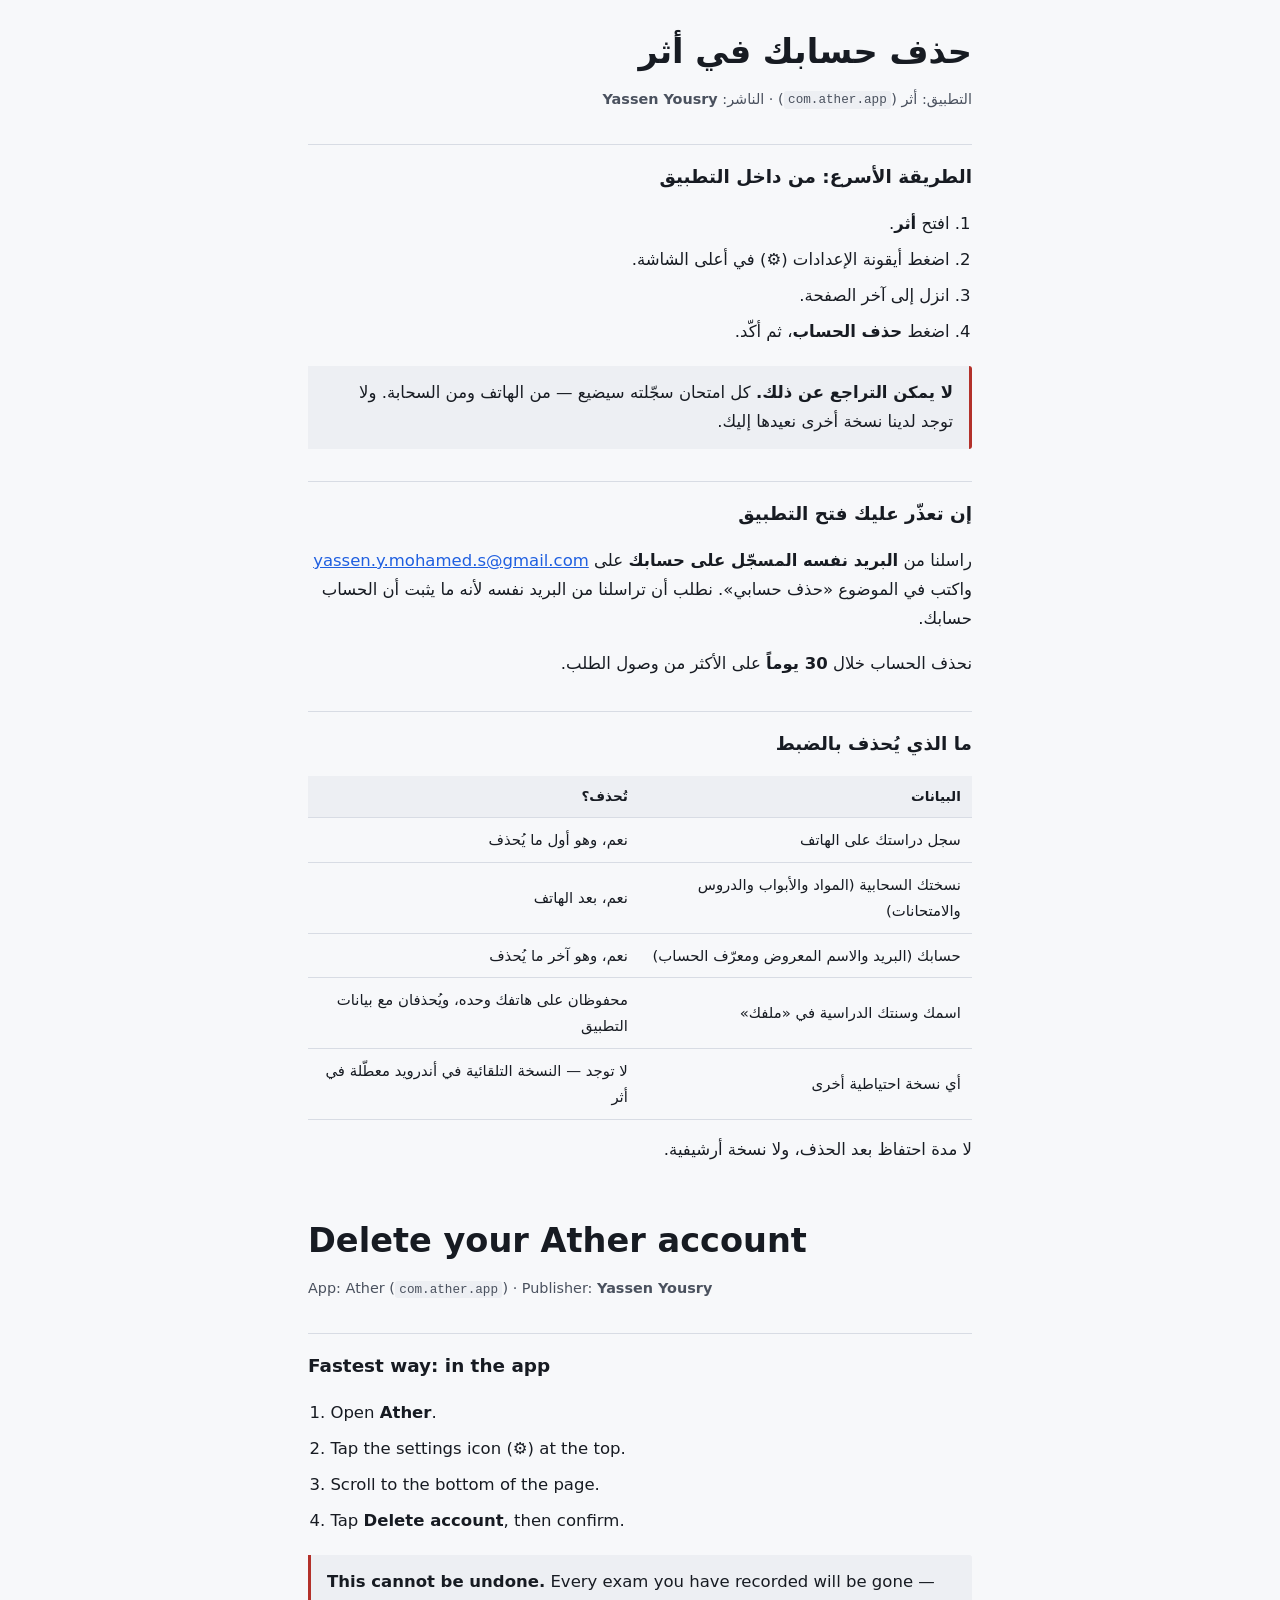
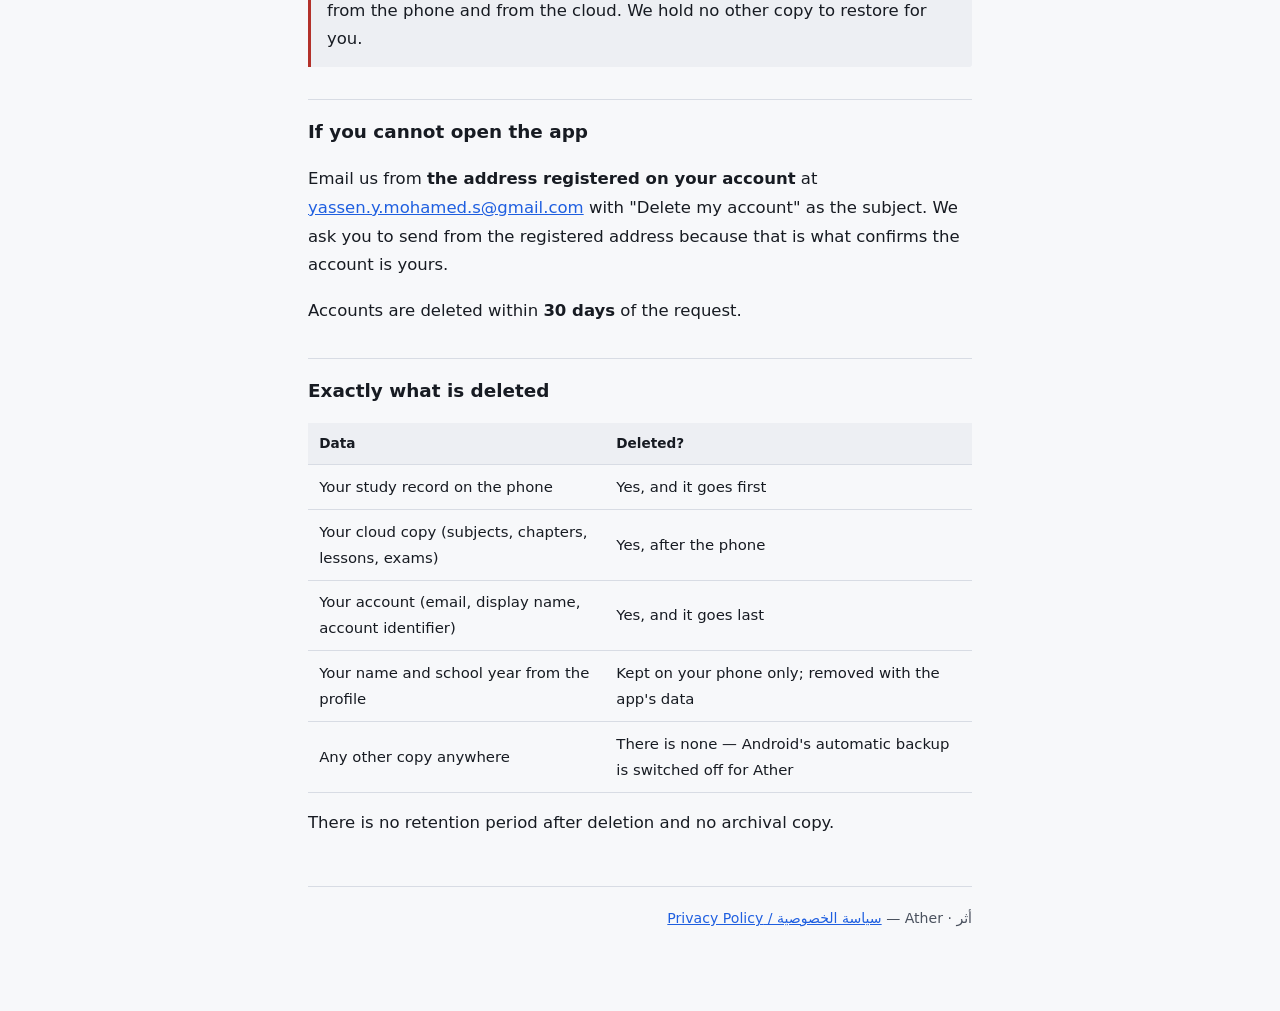
<file: .claude/worktasks/release-apk/public/account-deletion.html>
<!doctype html>
<html lang="ar" dir="rtl">
<head>
<meta charset="utf-8">
<meta name="viewport" content="width=device-width, initial-scale=1">
<title>حذف حسابك — أثر / Delete your account — Ather</title>
<style>
  :root {
    --ground: #F7F8FA; --surface: #FFFFFF; --ink: #171B22; --ink-soft: #4A515E;
    --rule: #D8DCE4; --accent: #1F5FE0; --sunk: #EDEFF3; --critical: #B3312A;
  }
  @media (prefers-color-scheme: dark) {
    :root {
      --ground: #12151B; --surface: #191D25; --ink: #E9ECF2; --ink-soft: #AAB2C0;
      --rule: #2E3540; --accent: #7BA5F5; --sunk: #21262F; --critical: #F08B82;
    }
  }
  * { box-sizing: border-box; }
  body {
    margin: 0; background: var(--ground); color: var(--ink);
    font-family: "Segoe UI", Tahoma, system-ui, -apple-system, sans-serif;
    font-size: 16.5px; line-height: 1.75;
  }
  .wrap { max-width: 44rem; margin: 0 auto; padding: 2rem 1.25rem 5rem; }
  h1 { font-size: clamp(1.6rem, 5vw, 2.1rem); line-height: 1.2; margin: 0 0 .4rem; }
  h2 { font-size: 1.15rem; margin: 2rem 0 .5rem; padding-top: 1rem; border-top: 1px solid var(--rule); }
  .meta { color: var(--ink-soft); font-size: .9rem; margin-bottom: 1.5rem; }
  ol { padding-inline-start: 1.4rem; }
  li { margin: .45rem 0; }
  .warn {
    background: var(--sunk); border-inline-start: 3px solid var(--critical);
    padding: .8rem 1rem; border-radius: 0 3px 3px 0; margin: 1.2rem 0;
  }
  table { border-collapse: collapse; width: 100%; margin: 1rem 0; font-size: .93rem; }
  th, td { text-align: start; padding: .55rem .7rem; border-bottom: 1px solid var(--rule); }
  th { background: var(--sunk); font-size: .85rem; }
  code { background: var(--sunk); padding: .1em .35em; border-radius: 3px; font-size: .88em; }
  a { color: var(--accent); }
  section[lang="en"] { direction: ltr; text-align: left; margin-top: 3.5rem; }
  footer { margin-top: 3rem; padding-top: 1.2rem; border-top: 1px solid var(--rule); color: var(--ink-soft); font-size: .88rem; }
</style>
</head>
<body>
<div class="wrap">

<section id="ar" lang="ar" dir="rtl">
<h1>حذف حسابك في أثر</h1>
<p class="meta">التطبيق: أثر (<code>com.ather.app</code>) · الناشر: <strong>Yassen Yousry</strong></p>

<h2>الطريقة الأسرع: من داخل التطبيق</h2>
<ol>
  <li>افتح <strong>أثر</strong>.</li>
  <li>اضغط أيقونة الإعدادات (⚙) في أعلى الشاشة.</li>
  <li>انزل إلى آخر الصفحة.</li>
  <li>اضغط <strong>حذف الحساب</strong>، ثم أكّد.</li>
</ol>

<div class="warn">
  <strong>لا يمكن التراجع عن ذلك.</strong> كل امتحان سجّلته سيضيع — من الهاتف ومن
  السحابة. ولا توجد لدينا نسخة أخرى نعيدها إليك.
</div>

<h2>إن تعذّر عليك فتح التطبيق</h2>
<p>
  راسلنا من <strong>البريد نفسه المسجّل على حسابك</strong> على
  <a href="mailto:yassen.y.mohamed.s@gmail.com?subject=Delete%20my%20Ather%20account">yassen.y.mohamed.s@gmail.com</a>
  واكتب في الموضوع «حذف حسابي». نطلب أن تراسلنا من البريد نفسه لأنه ما يثبت أن الحساب
  حسابك.
</p>
<p>نحذف الحساب خلال <strong>30 يوماً</strong> على الأكثر من وصول الطلب.</p>

<h2>ما الذي يُحذف بالضبط</h2>
<table>
  <tr><th>البيانات</th><th>تُحذف؟</th></tr>
  <tr><td>سجل دراستك على الهاتف</td><td>نعم، وهو أول ما يُحذف</td></tr>
  <tr><td>نسختك السحابية (المواد والأبواب والدروس والامتحانات)</td><td>نعم، بعد الهاتف</td></tr>
  <tr><td>حسابك (البريد والاسم المعروض ومعرّف الحساب)</td><td>نعم، وهو آخر ما يُحذف</td></tr>
  <tr><td>اسمك وسنتك الدراسية في «ملفك»</td><td>محفوظان على هاتفك وحده، ويُحذفان مع بيانات التطبيق</td></tr>
  <tr><td>أي نسخة احتياطية أخرى</td><td>لا توجد — النسخة التلقائية في أندرويد معطّلة في أثر</td></tr>
</table>
<p>لا مدة احتفاظ بعد الحذف، ولا نسخة أرشيفية.</p>
</section>

<section id="en" lang="en" dir="ltr">
<h1>Delete your Ather account</h1>
<p class="meta">App: Ather (<code>com.ather.app</code>) · Publisher: <strong>Yassen Yousry</strong></p>

<h2>Fastest way: in the app</h2>
<ol>
  <li>Open <strong>Ather</strong>.</li>
  <li>Tap the settings icon (⚙) at the top.</li>
  <li>Scroll to the bottom of the page.</li>
  <li>Tap <strong>Delete account</strong>, then confirm.</li>
</ol>

<div class="warn">
  <strong>This cannot be undone.</strong> Every exam you have recorded will be gone —
  from the phone and from the cloud. We hold no other copy to restore for you.
</div>

<h2>If you cannot open the app</h2>
<p>
  Email us from <strong>the address registered on your account</strong> at
  <a href="mailto:yassen.y.mohamed.s@gmail.com?subject=Delete%20my%20Ather%20account">yassen.y.mohamed.s@gmail.com</a>
  with "Delete my account" as the subject. We ask you to send from the registered address
  because that is what confirms the account is yours.
</p>
<p>Accounts are deleted within <strong>30 days</strong> of the request.</p>

<h2>Exactly what is deleted</h2>
<table>
  <tr><th>Data</th><th>Deleted?</th></tr>
  <tr><td>Your study record on the phone</td><td>Yes, and it goes first</td></tr>
  <tr><td>Your cloud copy (subjects, chapters, lessons, exams)</td><td>Yes, after the phone</td></tr>
  <tr><td>Your account (email, display name, account identifier)</td><td>Yes, and it goes last</td></tr>
  <tr><td>Your name and school year from the profile</td><td>Kept on your phone only; removed with the app's data</td></tr>
  <tr><td>Any other copy anywhere</td><td>There is none — Android's automatic backup is switched off for Ather</td></tr>
</table>
<p>There is no retention period after deletion and no archival copy.</p>
</section>

<footer>
  أثر · Ather — <a href="./privacy.html">سياسة الخصوصية / Privacy Policy</a>
</footer>

</div>
</body>
</html>
</file>
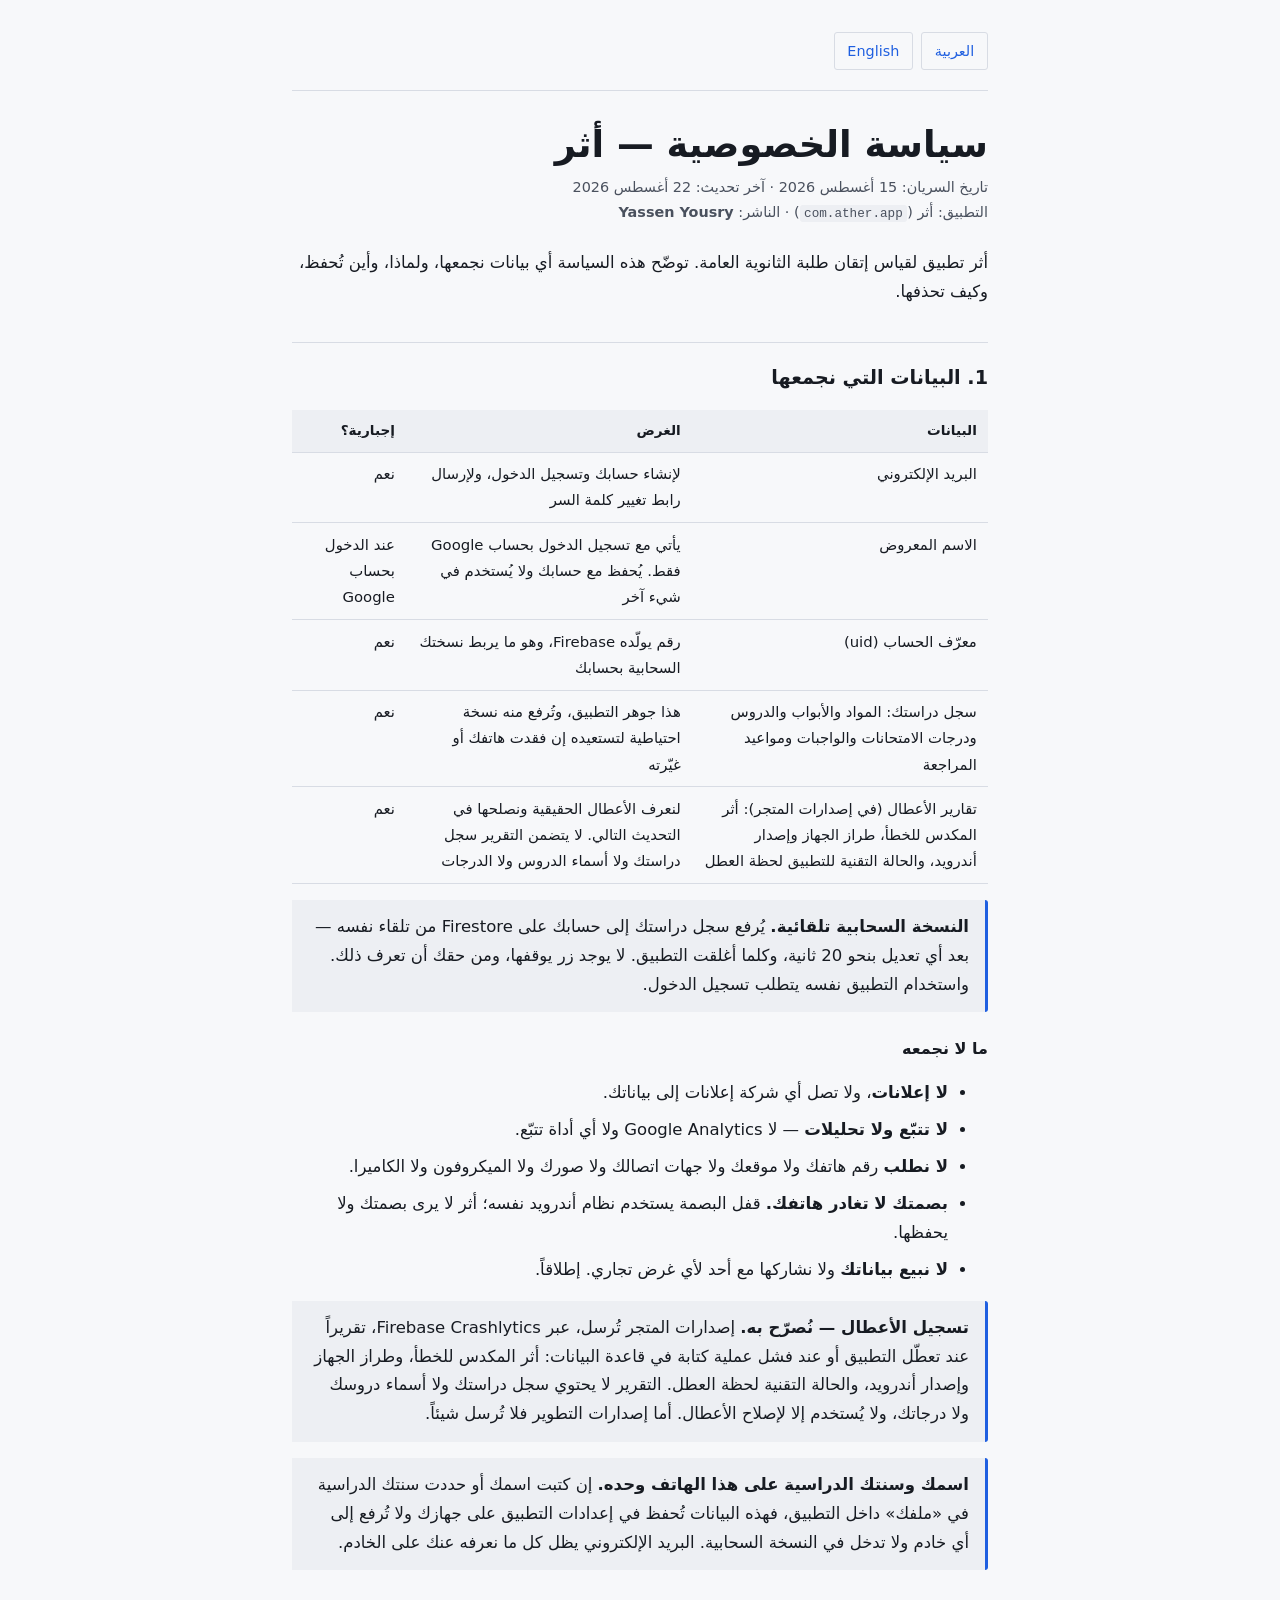
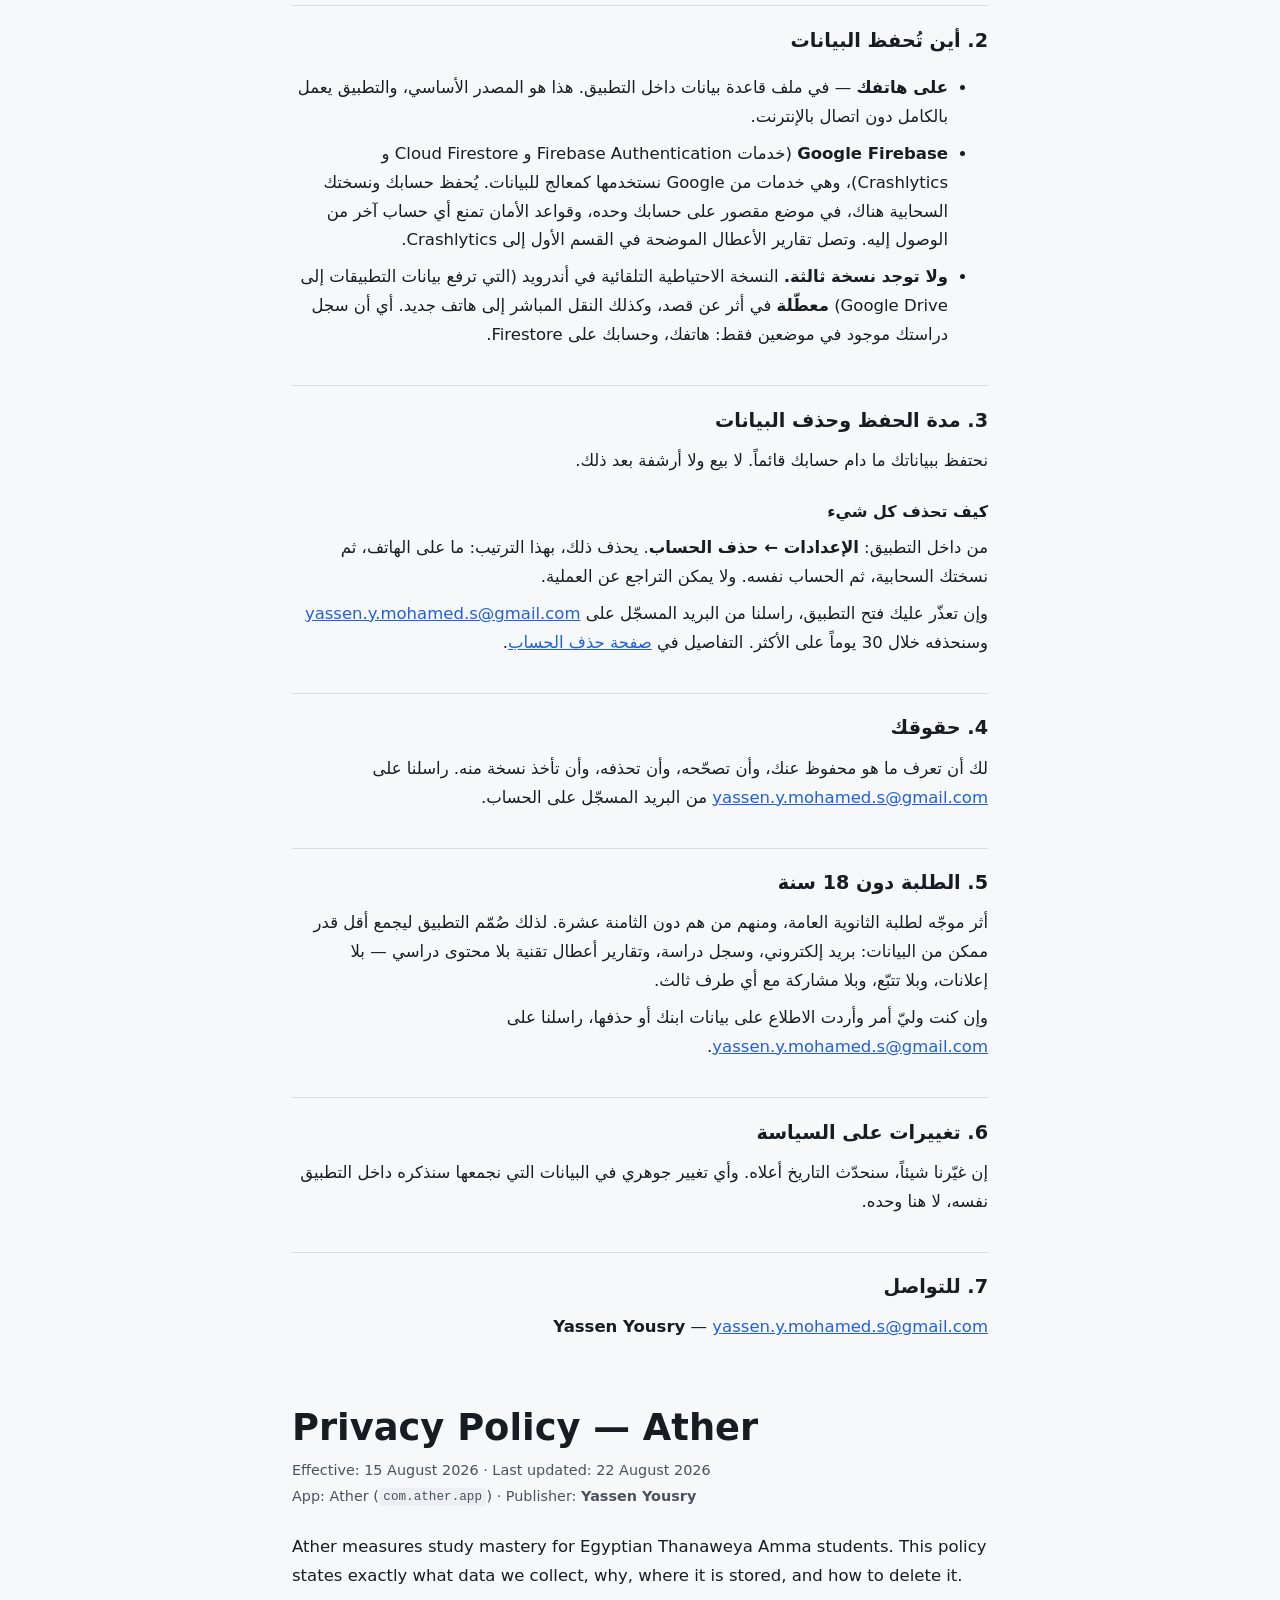
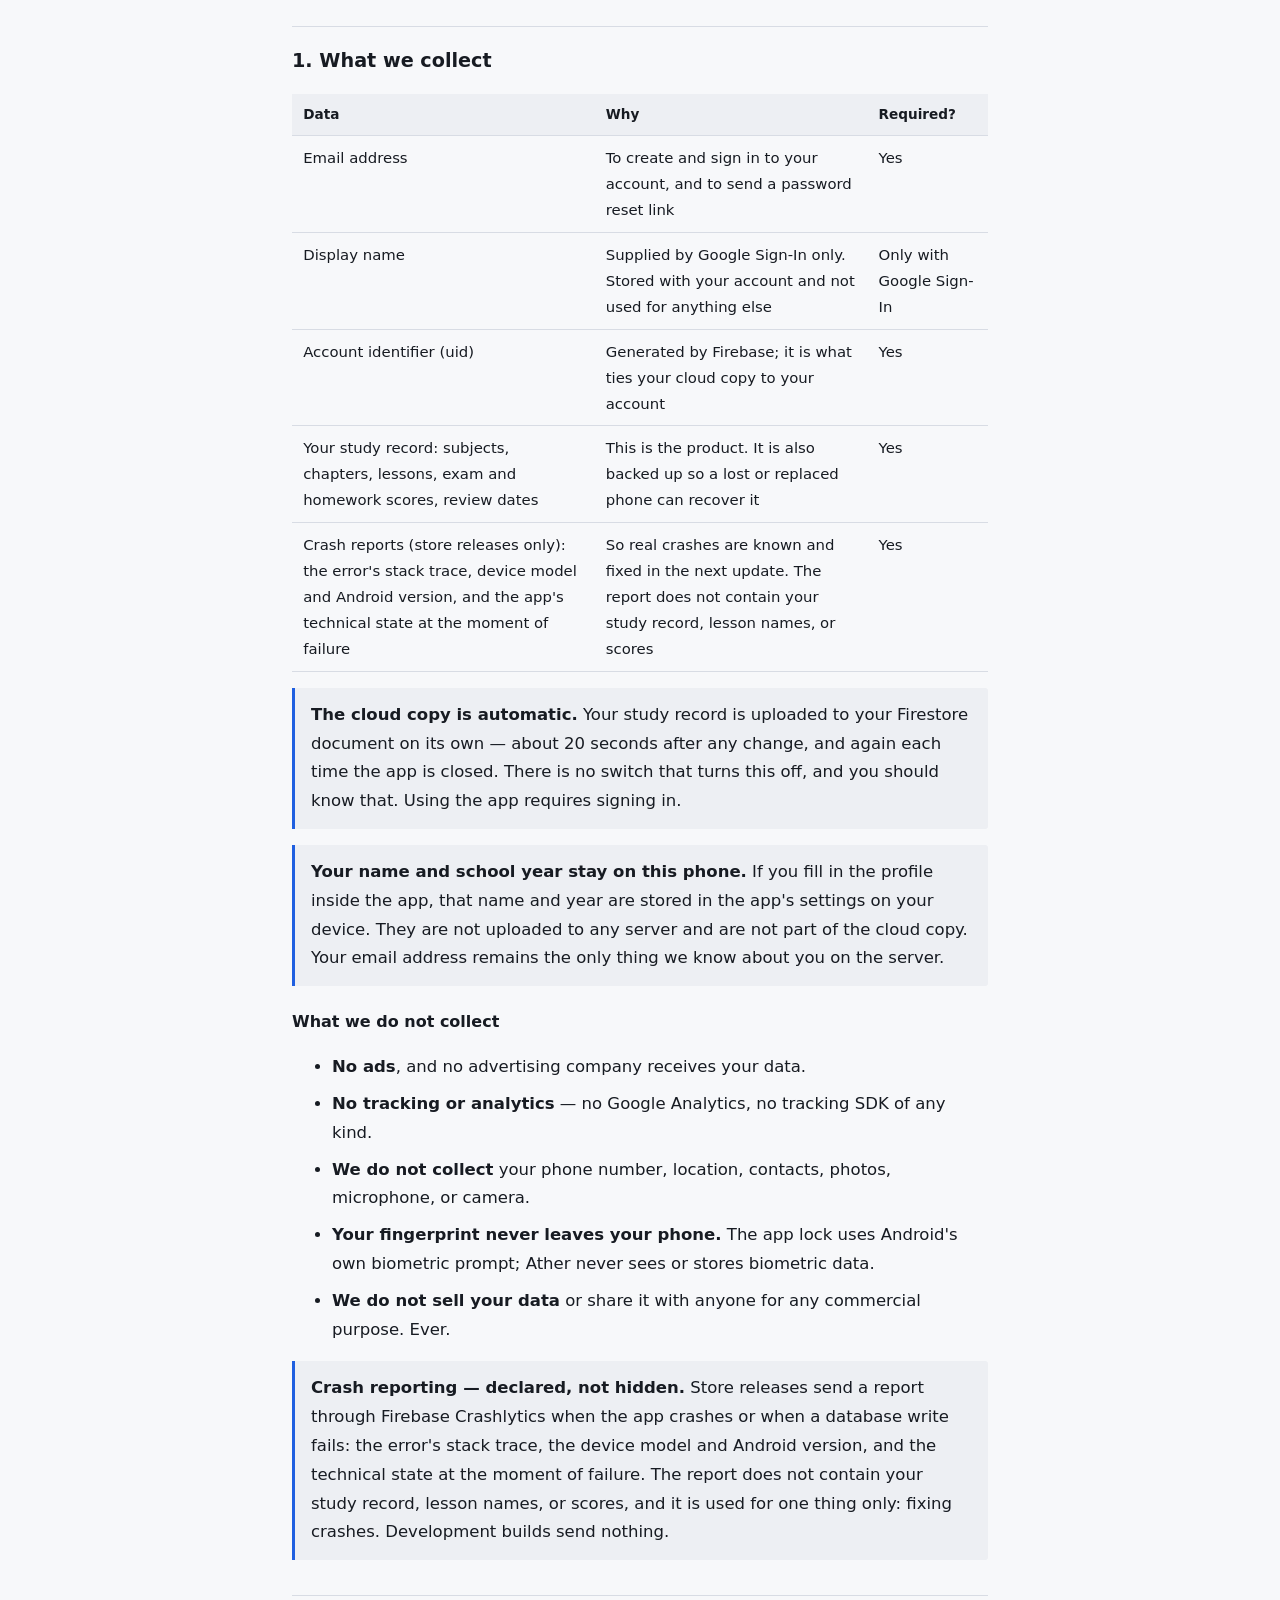
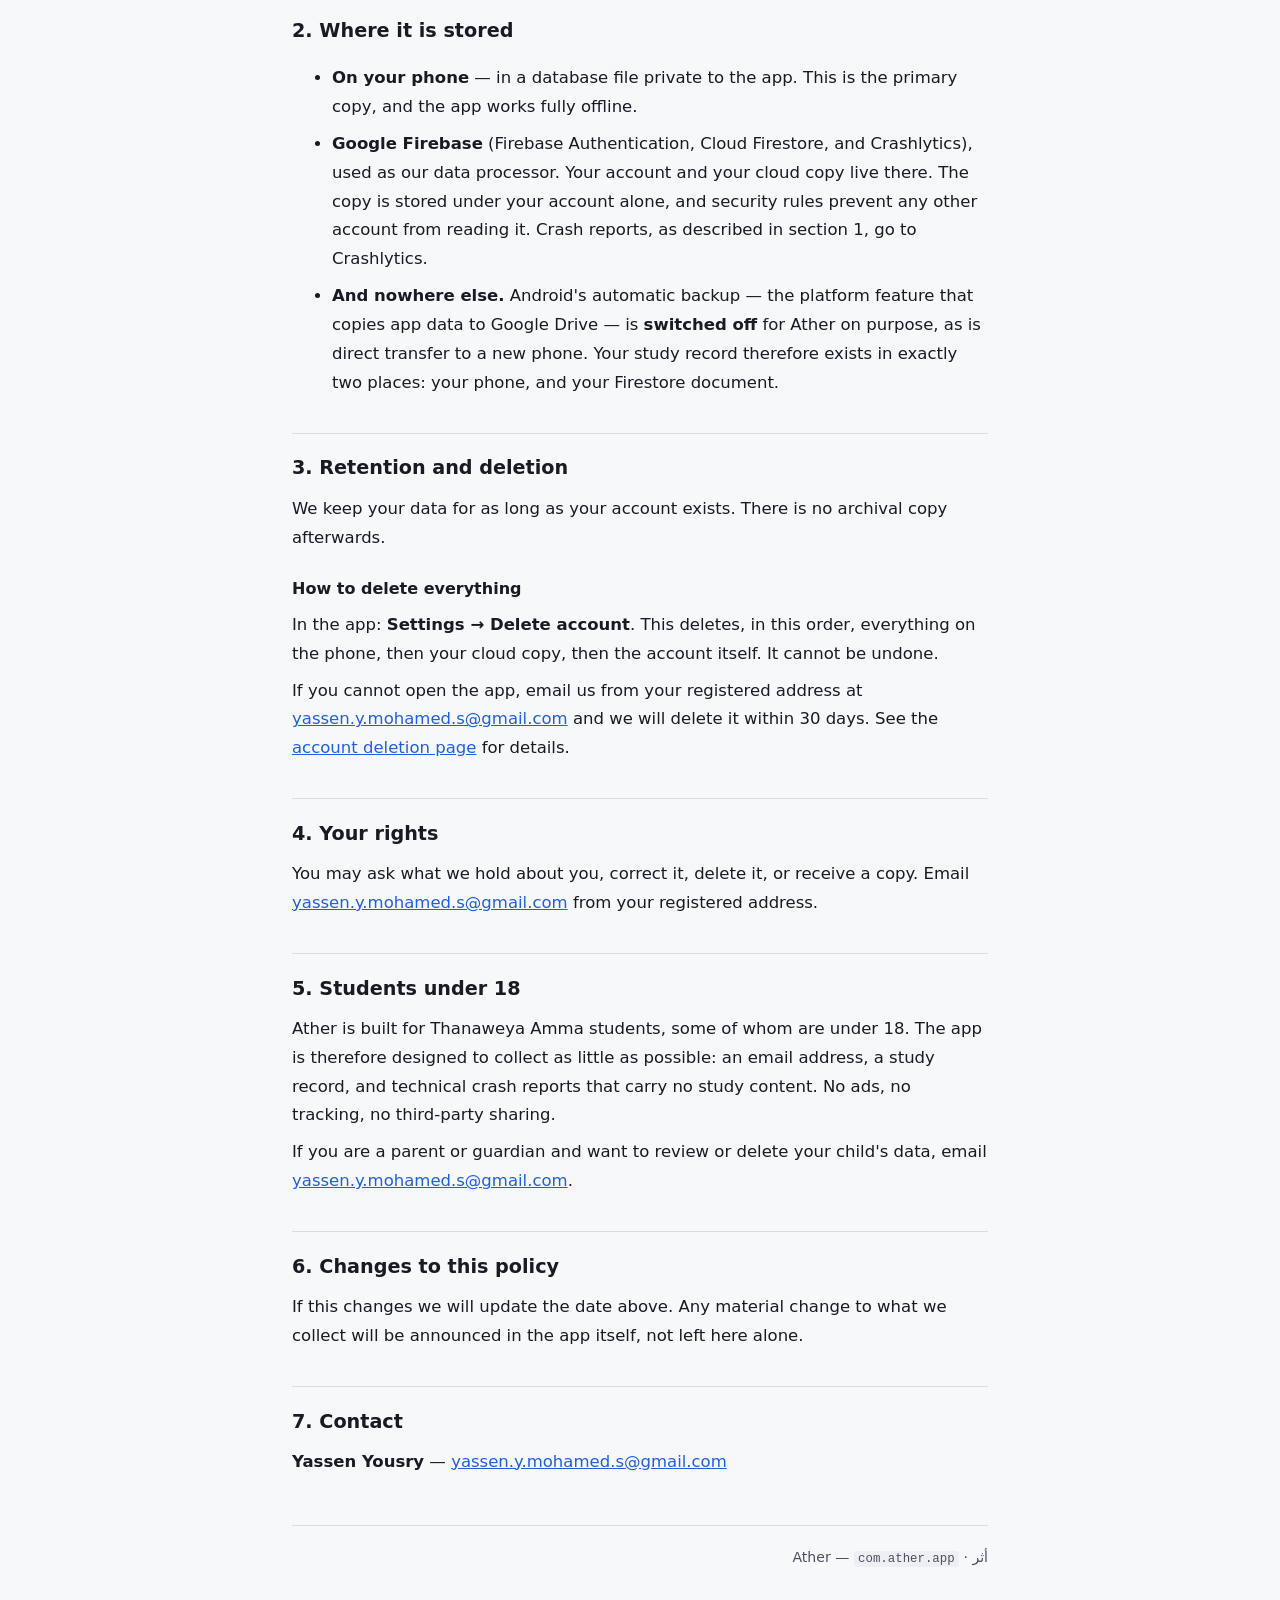
<file: .claude/worktasks/release-apk/public/privacy.html>
<!doctype html>
<html lang="ar" dir="rtl">
<head>
<meta charset="utf-8">
<meta name="viewport" content="width=device-width, initial-scale=1">
<title>سياسة الخصوصية — أثر / Privacy Policy — Ather</title>
<style>
  :root {
    --ground: #F7F8FA; --surface: #FFFFFF; --ink: #171B22; --ink-soft: #4A515E;
    --rule: #D8DCE4; --accent: #1F5FE0; --sunk: #EDEFF3;
  }
  @media (prefers-color-scheme: dark) {
    :root {
      --ground: #12151B; --surface: #191D25; --ink: #E9ECF2; --ink-soft: #AAB2C0;
      --rule: #2E3540; --accent: #7BA5F5; --sunk: #21262F;
    }
  }
  * { box-sizing: border-box; }
  body {
    margin: 0; background: var(--ground); color: var(--ink);
    font-family: "Segoe UI", Tahoma, system-ui, -apple-system, sans-serif;
    font-size: 16.5px; line-height: 1.75;
  }
  .wrap { max-width: 46rem; margin: 0 auto; padding: 2rem 1.25rem 5rem; }
  h1 { font-size: clamp(1.7rem, 5vw, 2.3rem); line-height: 1.2; margin: 0 0 .4rem; }
  h2 {
    font-size: 1.2rem; margin: 2.2rem 0 .6rem; padding-top: 1.1rem;
    border-top: 1px solid var(--rule);
  }
  h3 { font-size: 1rem; margin: 1.4rem 0 .3rem; }
  p, li { margin: .5rem 0; }
  .meta { color: var(--ink-soft); font-size: .9rem; margin-bottom: 1.5rem; }
  .langbar {
    display: flex; gap: .5rem; margin-bottom: 2rem; padding-bottom: 1.2rem;
    border-bottom: 1px solid var(--rule);
  }
  .langbar a {
    padding: .35rem .8rem; border: 1px solid var(--rule); border-radius: 3px;
    text-decoration: none; color: var(--accent); font-size: .9rem;
  }
  .note {
    background: var(--sunk); border-inline-start: 3px solid var(--accent);
    padding: .8rem 1rem; border-radius: 0 3px 3px 0; margin: 1rem 0;
  }
  table { border-collapse: collapse; width: 100%; margin: 1rem 0; font-size: .93rem; }
  th, td { text-align: start; padding: .55rem .7rem; border-bottom: 1px solid var(--rule); vertical-align: top; }
  th { background: var(--sunk); font-size: .85rem; }
  code { background: var(--sunk); padding: .1em .35em; border-radius: 3px; font-size: .88em; }
  a { color: var(--accent); }
  section[lang="en"] { direction: ltr; text-align: left; margin-top: 4rem; }
  footer { margin-top: 3rem; padding-top: 1.2rem; border-top: 1px solid var(--rule); color: var(--ink-soft); font-size: .88rem; }
</style>
</head>
<body>
<div class="wrap">

<div class="langbar">
  <a href="#ar">العربية</a>
  <a href="#en">English</a>
</div>

<!-- ======================= ARABIC ======================= -->
<section id="ar" lang="ar" dir="rtl">

<h1>سياسة الخصوصية — أثر</h1>
<p class="meta">
  تاريخ السريان: 15 أغسطس 2026 · آخر تحديث: 22 أغسطس 2026<br>
  التطبيق: أثر (<code>com.ather.app</code>) · الناشر: <strong>Yassen Yousry</strong>
</p>

<p>
  أثر تطبيق لقياس إتقان طلبة الثانوية العامة. توضّح هذه السياسة أي بيانات نجمعها،
  ولماذا، وأين تُحفظ، وكيف تحذفها.
</p>

<h2>1. البيانات التي نجمعها</h2>

<table>
  <tr><th>البيانات</th><th>الغرض</th><th>إجبارية؟</th></tr>
  <tr>
    <td>البريد الإلكتروني</td>
    <td>لإنشاء حسابك وتسجيل الدخول، ولإرسال رابط تغيير كلمة السر</td>
    <td>نعم</td>
  </tr>
  <tr>
    <td>الاسم المعروض</td>
    <td>يأتي مع تسجيل الدخول بحساب Google فقط. يُحفظ مع حسابك ولا يُستخدم في شيء آخر</td>
    <td>عند الدخول بحساب Google</td>
  </tr>
  <tr>
    <td>معرّف الحساب (uid)</td>
    <td>رقم يولّده Firebase، وهو ما يربط نسختك السحابية بحسابك</td>
    <td>نعم</td>
  </tr>
  <tr>
    <td>سجل دراستك: المواد والأبواب والدروس ودرجات الامتحانات والواجبات ومواعيد المراجعة</td>
    <td>هذا جوهر التطبيق، وتُرفع منه نسخة احتياطية لتستعيده إن فقدت هاتفك أو غيّرته</td>
    <td>نعم</td>
  </tr>
  <tr>
    <td>تقارير الأعطال (في إصدارات المتجر): أثر المكدس للخطأ، طراز الجهاز وإصدار أندرويد، والحالة التقنية للتطبيق لحظة العطل</td>
    <td>لنعرف الأعطال الحقيقية ونصلحها في التحديث التالي. لا يتضمن التقرير سجل دراستك ولا أسماء الدروس ولا الدرجات</td>
    <td>نعم</td>
  </tr>
</table>

<div class="note">
  <strong>النسخة السحابية تلقائية.</strong> يُرفع سجل دراستك إلى حسابك على
  Firestore من تلقاء نفسه — بعد أي تعديل بنحو 20 ثانية، وكلما أغلقت التطبيق. لا يوجد
  زر يوقفها، ومن حقك أن تعرف ذلك. واستخدام التطبيق نفسه يتطلب تسجيل الدخول.
</div>

<h3>ما لا نجمعه</h3>
<ul>
  <li><strong>لا إعلانات</strong>، ولا تصل أي شركة إعلانات إلى بياناتك.</li>
  <li><strong>لا تتبّع ولا تحليلات</strong> — لا Google Analytics ولا أي أداة تتبّع.</li>
  <li><strong>لا نطلب</strong> رقم هاتفك ولا موقعك ولا جهات اتصالك ولا صورك ولا الميكروفون ولا الكاميرا.</li>
  <li><strong>بصمتك لا تغادر هاتفك.</strong> قفل البصمة يستخدم نظام أندرويد نفسه؛ أثر لا يرى بصمتك ولا يحفظها.</li>
  <li><strong>لا نبيع بياناتك</strong> ولا نشاركها مع أحد لأي غرض تجاري. إطلاقاً.</li>
</ul>

<div class="note">
  <strong>تسجيل الأعطال — نُصرّح به.</strong> إصدارات المتجر تُرسل، عبر Firebase
  Crashlytics، تقريراً عند تعطّل التطبيق أو عند فشل عملية كتابة في قاعدة البيانات:
  أثر المكدس للخطأ، وطراز الجهاز وإصدار أندرويد، والحالة التقنية لحظة العطل.
  التقرير لا يحتوي سجل دراستك ولا أسماء دروسك ولا درجاتك، ولا يُستخدم إلا لإصلاح
  الأعطال. أما إصدارات التطوير فلا تُرسل شيئاً.
</div>

<div class="note">
  <strong>اسمك وسنتك الدراسية على هذا الهاتف وحده.</strong> إن كتبت اسمك أو حددت سنتك
  الدراسية في «ملفك» داخل التطبيق، فهذه البيانات تُحفظ في إعدادات التطبيق على جهازك
  ولا تُرفع إلى أي خادم ولا تدخل في النسخة السحابية. البريد الإلكتروني يظل كل ما
  نعرفه عنك على الخادم.
</div>

<h2>2. أين تُحفظ البيانات</h2>
<ul>
  <li>
    <strong>على هاتفك</strong> — في ملف قاعدة بيانات داخل التطبيق. هذا هو المصدر
    الأساسي، والتطبيق يعمل بالكامل دون اتصال بالإنترنت.
  </li>
  <li>
    <strong>Google Firebase</strong> (خدمات Firebase Authentication و Cloud Firestore
    و Crashlytics)، وهي خدمات من Google نستخدمها كمعالج للبيانات. يُحفظ حسابك ونسختك
    السحابية هناك، في موضع مقصور على حسابك وحده، وقواعد الأمان تمنع أي حساب آخر من
    الوصول إليه. وتصل تقارير الأعطال الموضحة في القسم الأول إلى Crashlytics.
  </li>
  <li>
    <strong>ولا توجد نسخة ثالثة.</strong> النسخة الاحتياطية التلقائية في أندرويد
    (التي ترفع بيانات التطبيقات إلى Google Drive) <strong>معطّلة</strong> في أثر عن
    قصد، وكذلك النقل المباشر إلى هاتف جديد. أي أن سجل دراستك موجود في موضعين فقط:
    هاتفك، وحسابك على Firestore.
  </li>
</ul>

<h2>3. مدة الحفظ وحذف البيانات</h2>
<p>
  نحتفظ ببياناتك ما دام حسابك قائماً. لا بيع ولا أرشفة بعد ذلك.
</p>
<h3>كيف تحذف كل شيء</h3>
<p>
  من داخل التطبيق: <strong>الإعدادات ← حذف الحساب</strong>. يحذف ذلك، بهذا الترتيب:
  ما على الهاتف، ثم نسختك السحابية، ثم الحساب نفسه. ولا يمكن التراجع عن العملية.
</p>
<p>
  وإن تعذّر عليك فتح التطبيق، راسلنا من البريد المسجّل على
  <a href="mailto:yassen.y.mohamed.s@gmail.com">yassen.y.mohamed.s@gmail.com</a> وسنحذفه خلال 30 يوماً على
  الأكثر. التفاصيل في <a href="./account-deletion.html">صفحة حذف الحساب</a>.
</p>

<h2>4. حقوقك</h2>
<p>
  لك أن تعرف ما هو محفوظ عنك، وأن تصحّحه، وأن تحذفه، وأن تأخذ نسخة منه. راسلنا على
  <a href="mailto:yassen.y.mohamed.s@gmail.com">yassen.y.mohamed.s@gmail.com</a> من البريد المسجّل على الحساب.
</p>

<h2>5. الطلبة دون 18 سنة</h2>
<p>
  أثر موجّه لطلبة الثانوية العامة، ومنهم من هم دون الثامنة عشرة. لذلك صُمّم التطبيق
  ليجمع أقل قدر ممكن من البيانات: بريد إلكتروني، وسجل دراسة، وتقارير أعطال تقنية
  بلا محتوى دراسي — بلا إعلانات،
  وبلا تتبّع، وبلا مشاركة مع أي طرف ثالث.
</p>
<p>
  وإن كنت وليّ أمر وأردت الاطلاع على بيانات ابنك أو حذفها، راسلنا على
  <a href="mailto:yassen.y.mohamed.s@gmail.com">yassen.y.mohamed.s@gmail.com</a>.
</p>

<h2>6. تغييرات على السياسة</h2>
<p>
  إن غيّرنا شيئاً، سنحدّث التاريخ أعلاه. وأي تغيير جوهري في البيانات التي نجمعها
  سنذكره داخل التطبيق نفسه، لا هنا وحده.
</p>

<h2>7. للتواصل</h2>
<p>
  <strong>Yassen Yousry</strong> —
  <a href="mailto:yassen.y.mohamed.s@gmail.com">yassen.y.mohamed.s@gmail.com</a>
</p>

</section>

<!-- ======================= ENGLISH ======================= -->
<section id="en" lang="en" dir="ltr">

<h1>Privacy Policy — Ather</h1>
<p class="meta">
  Effective: 15 August 2026 · Last updated: 22 August 2026<br>
  App: Ather (<code>com.ather.app</code>) · Publisher: <strong>Yassen Yousry</strong>
</p>

<p>
  Ather measures study mastery for Egyptian Thanaweya Amma students. This policy
  states exactly what data we collect, why, where it is stored, and how to delete it.
</p>

<h2>1. What we collect</h2>

<table>
  <tr><th>Data</th><th>Why</th><th>Required?</th></tr>
  <tr>
    <td>Email address</td>
    <td>To create and sign in to your account, and to send a password reset link</td>
    <td>Yes</td>
  </tr>
  <tr>
    <td>Display name</td>
    <td>Supplied by Google Sign-In only. Stored with your account and not used for anything else</td>
    <td>Only with Google Sign-In</td>
  </tr>
  <tr>
    <td>Account identifier (uid)</td>
    <td>Generated by Firebase; it is what ties your cloud copy to your account</td>
    <td>Yes</td>
  </tr>
  <tr>
    <td>Your study record: subjects, chapters, lessons, exam and homework scores, review dates</td>
    <td>This is the product. It is also backed up so a lost or replaced phone can recover it</td>
    <td>Yes</td>
  </tr>
  <tr>
    <td>Crash reports (store releases only): the error's stack trace, device model and Android version, and the app's technical state at the moment of failure</td>
    <td>So real crashes are known and fixed in the next update. The report does not contain your study record, lesson names, or scores</td>
    <td>Yes</td>
  </tr>
</table>

<div class="note">
  <strong>The cloud copy is automatic.</strong> Your study record is uploaded to your
  Firestore document on its own — about 20 seconds after any change, and again each
  time the app is closed. There is no switch that turns this off, and you should know
  that. Using the app requires signing in.
</div>

<div class="note">
  <strong>Your name and school year stay on this phone.</strong> If you fill in the
  profile inside the app, that name and year are stored in the app's settings on your
  device. They are not uploaded to any server and are not part of the cloud copy.
  Your email address remains the only thing we know about you on the server.
</div>

<h3>What we do not collect</h3>
<ul>
  <li><strong>No ads</strong>, and no advertising company receives your data.</li>
  <li><strong>No tracking or analytics</strong> — no Google Analytics, no tracking SDK of any kind.</li>
  <li><strong>We do not collect</strong> your phone number, location, contacts, photos, microphone, or camera.</li>
  <li><strong>Your fingerprint never leaves your phone.</strong> The app lock uses Android's own biometric prompt; Ather never sees or stores biometric data.</li>
  <li><strong>We do not sell your data</strong> or share it with anyone for any commercial purpose. Ever.</li>
</ul>

<div class="note">
  <strong>Crash reporting — declared, not hidden.</strong> Store releases send a
  report through Firebase Crashlytics when the app crashes or when a database write
  fails: the error's stack trace, the device model and Android version, and the
  technical state at the moment of failure. The report does not contain your study
  record, lesson names, or scores, and it is used for one thing only: fixing crashes.
  Development builds send nothing.
</div>

<h2>2. Where it is stored</h2>
<ul>
  <li>
    <strong>On your phone</strong> — in a database file private to the app. This is the
    primary copy, and the app works fully offline.
  </li>
  <li>
    <strong>Google Firebase</strong> (Firebase Authentication, Cloud Firestore, and
    Crashlytics), used as our data processor. Your account and your cloud copy live
    there. The copy is stored under your account alone, and security rules prevent any
    other account from reading it. Crash reports, as described in section 1, go to
    Crashlytics.
  </li>
  <li>
    <strong>And nowhere else.</strong> Android's automatic backup — the platform
    feature that copies app data to Google Drive — is <strong>switched off</strong> for
    Ather on purpose, as is direct transfer to a new phone. Your study record therefore
    exists in exactly two places: your phone, and your Firestore document.
  </li>
</ul>

<h2>3. Retention and deletion</h2>
<p>We keep your data for as long as your account exists. There is no archival copy afterwards.</p>
<h3>How to delete everything</h3>
<p>
  In the app: <strong>Settings → Delete account</strong>. This deletes, in this order,
  everything on the phone, then your cloud copy, then the account itself. It cannot be
  undone.
</p>
<p>
  If you cannot open the app, email us from your registered address at
  <a href="mailto:yassen.y.mohamed.s@gmail.com">yassen.y.mohamed.s@gmail.com</a> and we will delete it within
  30 days. See the <a href="./account-deletion.html">account deletion page</a> for details.
</p>

<h2>4. Your rights</h2>
<p>
  You may ask what we hold about you, correct it, delete it, or receive a copy. Email
  <a href="mailto:yassen.y.mohamed.s@gmail.com">yassen.y.mohamed.s@gmail.com</a> from your registered address.
</p>

<h2>5. Students under 18</h2>
<p>
  Ather is built for Thanaweya Amma students, some of whom are under 18. The app is
  therefore designed to collect as little as possible: an email address, a study
  record, and technical crash reports that carry no study content. No ads, no
  tracking, no third-party sharing.
</p>
<p>
  If you are a parent or guardian and want to review or delete your child's data, email
  <a href="mailto:yassen.y.mohamed.s@gmail.com">yassen.y.mohamed.s@gmail.com</a>.
</p>

<h2>6. Changes to this policy</h2>
<p>
  If this changes we will update the date above. Any material change to what we collect
  will be announced in the app itself, not left here alone.
</p>

<h2>7. Contact</h2>
<p>
  <strong>Yassen Yousry</strong> —
  <a href="mailto:yassen.y.mohamed.s@gmail.com">yassen.y.mohamed.s@gmail.com</a>
</p>

</section>

<footer>
  أثر · Ather — <code>com.ather.app</code>
</footer>

</div>
</body>
</html>
</file>
<file: public/assets/ather.css>
/*
 * Ather — the answer sheet.
 *
 * A graded exam paper on the app's own desk. The app's grey page is the desk,
 * its white card is the sheet, black Readex Pro is the ink. Red and green keep
 * exactly the meaning they have in the app (the teacher's pen, the tick); the
 * one blue is the student's ballpoint and the one thing to do.
 *
 * Colours, radii and face come from lib/core/theme. Depth is value only, as in
 * the app: no shadows. Spacing is one 4-based scale, below.
 */

/* ---- Faces -------------------------------------------------------------- */
@font-face {
  font-family: "Readex Pro";
  src: url("./fonts/readex-arabic.woff2") format("woff2");
  font-weight: 200 700;
  font-display: swap;
  unicode-range: U+0600-06FF, U+0750-077F, U+0870-088E, U+0890-0891, U+0897-08E1, U+08E3-08FF, U+200C-200E, U+2010-2011, U+204F, U+2E41, U+FB50-FDFF, U+FE70-FE74, U+FE76-FEFC;
}
@font-face {
  font-family: "Readex Pro";
  src: url("./fonts/readex-latin.woff2") format("woff2");
  font-weight: 200 700;
  font-display: swap;
  unicode-range: U+0000-00FF, U+0131, U+0152-0153, U+02BB-02BC, U+02C6, U+02DA, U+02DC, U+0304, U+0308, U+0329, U+2000-206F, U+20AC, U+2122, U+2191, U+2193, U+2212, U+2215, U+FEFF, U+FFFD;
}
/* Ruqaa: how Egyptian teachers actually write in the margin. Red pen only. */
@font-face {
  font-family: "Pen";
  src: url("./fonts/ruqaa-700-arabic.woff2") format("woff2");
  font-weight: 700;
  font-display: swap;
  unicode-range: U+0600-06FF, U+0750-077F, U+0870-088E, U+0890-0891, U+0897-08E1, U+08E3-08FF, U+200C-200E, U+2010-2011, U+204F, U+2E41, U+FB50-FDFF, U+FE70-FE74, U+FE76-FEFC;
}
@font-face {
  font-family: "Pen";
  src: url("./fonts/ruqaa-700-latin.woff2") format("woff2");
  font-weight: 700;
  font-display: swap;
  unicode-range: U+0000-00FF, U+2000-206F, U+2212, U+2215;
}

/* ---- Tokens: AppColors.light ------------------------------------------- */
:root {
  color-scheme: light dark;
  --desk: #EFEFF2;
  --sheet: #FFFFFF;
  --field: #F1F1F4;
  --ink: #000000;
  --ink-2: #63636A;
  --ink-3: #7A7A80;
  --rule: rgba(0, 0, 0, .08);
  --rule-strong: rgba(0, 0, 0, .7);
  --ballpoint: #1B6EF3;
  --on-ballpoint: #FFFFFF;
  --ballpoint-soft: rgba(27, 110, 243, .12);
  --pen: #FF3B30;
  --pen-text: #C93229;
  --pen-soft: rgba(255, 59, 48, .09);
  --tick: #34C759;
  --tick-text: #1B7F3B;
  --margin-rule: rgba(255, 59, 48, .35);

  /* AppRadius */
  --r-sheet: 22px; --r-card: 16px; --r-button: 14px; --r-input: 12px; --r-pill: 999px;

  /* One spacing scale, 4-based */
  --s1: 4px; --s2: 8px; --s3: 12px; --s4: 16px; --s5: 24px; --s6: 32px;
  --s7: 48px; --s8: 64px; --s9: 96px; --s10: 128px;

  --gutter: 20px;
  --margin-x: 28px;        /* the ruled margin of the sheet, inline-start */

  --ease: cubic-bezier(.23, 1, .32, 1);          /* AppMotion.standard */
  --ease-press: cubic-bezier(.34, 1.4, .64, 1);  /* AppMotion.pressCurve */
}

/* ---- Tokens: AppColors.dark -------------------------------------------- */
@media (prefers-color-scheme: dark) {
  :root {
    --desk: #000000;
    --sheet: #1C1C1E;
    --field: #2A2A2E;
    --ink: #FFFFFF;
    --ink-2: #A1A1A8;
    --ink-3: #88888E;
    --rule: rgba(255, 255, 255, .09);
    --rule-strong: rgba(255, 255, 255, .75);
    --ballpoint: #4D9BFF;
    --on-ballpoint: #04203F;
    --ballpoint-soft: rgba(77, 155, 255, .18);
    --pen-text: #FF6961;
    --pen-soft: rgba(255, 59, 48, .14);
    --tick-text: #34C759;
    --margin-rule: rgba(255, 59, 48, .45);
  }
}

/* ---- Base --------------------------------------------------------------- */
*, *::before, *::after { box-sizing: border-box; }
html { -webkit-text-size-adjust: 100%; scroll-behavior: smooth; scrollbar-color: var(--ink-3) var(--desk); }
body {
  margin: 0;
  background: var(--desk);
  color: var(--ink);
  font: 500 17px/1.75 "Readex Pro", system-ui, sans-serif;
  font-feature-settings: "tnum" 1;
  -webkit-font-smoothing: antialiased;
  text-rendering: optimizeLegibility;
}
::selection { background: var(--ballpoint-soft); color: var(--ink); }
svg { display: block; }
a { color: var(--ballpoint); font-weight: 600; text-decoration: underline; text-decoration-thickness: 1.5px; text-underline-offset: 5px; text-decoration-color: color-mix(in srgb, currentColor 35%, transparent); }
a:hover { text-decoration-color: currentColor; }
:focus-visible { outline: 2.5px solid var(--ballpoint); outline-offset: 3px; border-radius: 6px; }
p { margin: 0; }
h1, h2, h3 { margin: 0; font-weight: 700; text-wrap: balance; }
b, strong { font-weight: 700; color: var(--ink); }

.page { max-width: 1200px; margin: 0 auto; padding: 0 var(--gutter); }

/* ---- Top bar ------------------------------------------------------------ */
.topbar { display: flex; align-items: center; justify-content: space-between; gap: var(--s4); padding: var(--s4) 0; }
.brand { display: inline-flex; align-items: center; gap: var(--s2); color: var(--ink); font-size: 21px; font-weight: 700; text-decoration: none; }
.mark { width: 28px; height: 28px; flex: none; }
.topnav { display: flex; align-items: center; gap: var(--s5); }
.topnav a { color: var(--ink-2); font-size: 15px; font-weight: 600; text-decoration: none; }
.topnav a:hover { color: var(--ink); }

/* ---- Type --------------------------------------------------------------- */
.display { font-size: clamp(40px, 10.5vw, 68px); line-height: 1.12; letter-spacing: -.02em; }
[lang="en"] .display { letter-spacing: -.035em; line-height: 1.02; }
.h2 { font-size: clamp(28px, 6.4vw, 44px); line-height: 1.2; letter-spacing: -.015em; }
[lang="en"] .h2 { letter-spacing: -.03em; }
.lede { font-size: clamp(18px, 4.6vw, 21px); line-height: 1.75; color: var(--ink-2); max-width: 30em; }
.body { color: var(--ink-2); max-width: 32em; }
.body + .body { margin-top: 0; }
.fine { font-size: 14px; line-height: 1.6; color: var(--ink-2); }

/* The student's own emphasis: a ballpoint underline under one word. */
.inked { position: relative; white-space: nowrap; }
.inked svg { position: absolute; inset-inline: -2%; bottom: -.12em; width: 104%; height: .32em; overflow: visible; }
.inked path { fill: none; stroke: var(--ballpoint); stroke-width: 4; stroke-linecap: round; vector-effect: non-scaling-stroke; }

/* ---- Actions ------------------------------------------------------------ */
.actions { display: flex; flex-wrap: wrap; align-items: center; gap: var(--s4) var(--s5); }
.btn {
  display: inline-flex; align-items: center; justify-content: center; gap: var(--s2);
  min-height: 56px; padding: 0 var(--s6); border-radius: var(--r-button);
  background: var(--ballpoint); color: var(--on-ballpoint);
  font-size: 18px; font-weight: 700; line-height: 1.2; text-decoration: none;
  transition: transform 140ms var(--ease-press), background-color 160ms var(--ease);
}
.btn:hover { background: color-mix(in srgb, var(--ballpoint) 86%, var(--ink)); }
.btn:active { transform: scale(.97); }
.btn svg { width: 20px; height: 20px; }
.textlink { font-size: 16px; }

/* ---- Hero ---------------------------------------------------------------- */
.hero { display: grid; gap: var(--s7); padding: var(--s6) 0 var(--s9); }
.hero-copy { display: grid; gap: var(--s5); align-content: center; }
.hero-copy .actions { margin-top: var(--s3); }
.hero-copy .fine { margin-top: calc(-1 * var(--s2)); }

/* ---- The sheet ---------------------------------------------------------- */
.sheet {
  position: relative;
  background: var(--sheet);
  border-radius: var(--r-sheet);
  padding: var(--s5) var(--s5) var(--s6);
  padding-inline-start: calc(var(--margin-x) + var(--s4));
  width: 100%;
  max-width: 520px;
}
.sheet::after {
  content: ""; position: absolute; inset-block: 0; inset-inline-start: var(--margin-x);
  width: 1px; background: var(--margin-rule); pointer-events: none;
}
.sheet-head {
  display: flex; align-items: flex-start; justify-content: space-between; gap: var(--s4);
  padding-bottom: var(--s4); margin-bottom: var(--s2); border-bottom: 1.5px solid var(--rule-strong);
}
.sheet-head .subject { display: grid; gap: 2px; }
.sheet-head .subject b { font-size: 17px; line-height: 1.4; }
.sheet-head .subject span { font-size: 14px; color: var(--ink-2); line-height: 1.4; }

/* Score box, circled by the pen. */
.score {
  position: relative; flex: none; width: 72px; height: 72px;
  display: grid; place-items: center; border: 1.5px solid var(--rule-strong); border-radius: var(--r-input);
}
.score .got { font: 700 30px/1 "Pen", serif; color: var(--pen); transform: translateY(-5px) rotate(-6deg); }
.score .of { position: absolute; bottom: 8px; inset-inline: 0; text-align: center; font-size: 12px; font-weight: 700; line-height: 1; color: var(--ink-2); }
.score .of::before { content: ""; display: block; width: 34px; height: 1.5px; margin: 0 auto 4px; background: var(--pen); transform: rotate(-6deg); }
.score svg { position: absolute; inset: -13px; width: calc(100% + 26px); height: calc(100% + 26px); overflow: visible; }

.pen, .tickmark { fill: none; stroke-linecap: round; stroke-linejoin: round; }
.pen { stroke: var(--pen); stroke-width: 2.6; }
.tickmark { stroke: var(--tick); stroke-width: 3; }

/* Rows: one line of the paper. The mark sits in the margin. */
.rows { list-style: none; margin: 0; padding: 0; }
.rows li {
  position: relative; display: grid; grid-template-columns: 1fr auto; align-items: center; gap: var(--s1) var(--s4);
  min-height: 52px; padding: var(--s3) 0; border-bottom: 1px solid var(--rule);
}
.rows li:last-child { border-bottom: 0; }
.rows .t { font-size: 16px; font-weight: 600; line-height: 1.45; }
.rows .t small { display: block; font-size: 13px; font-weight: 500; color: var(--ink-2); }
.rows .v { font-size: 15px; font-weight: 700; color: var(--ink-2); direction: ltr; unicode-bidi: isolate; }
.rows .mk { position: absolute; inset-inline-start: calc(-1 * (var(--margin-x) + var(--s4)) + 2px); top: 50%; width: 24px; height: 24px; transform: translateY(-50%); }
.rows .wrong .t { color: var(--ink-2); text-decoration: line-through; text-decoration-color: var(--pen); text-decoration-thickness: 2px; }
.rows .wrong .v { color: var(--pen-text); }

.note {
  font: 700 22px/1.3 "Pen", serif; color: var(--pen-text);
  display: inline-block; transform: rotate(-2.5deg);
}
.rows .note { font-size: 19px; grid-column: 1 / -1; justify-self: start; margin-top: -2px; }

.sheet-foot { display: flex; align-items: baseline; justify-content: space-between; gap: var(--s4); padding-top: var(--s4); margin-top: var(--s2); border-top: 1.5px solid var(--rule-strong); }
.sheet-foot .pct { font-size: 40px; font-weight: 700; letter-spacing: -1px; line-height: 1; }
.sheet-foot .fine { color: var(--ink-2); }

/* Numbered lines: the number sits in the margin, like a question number. */
.numbered li { grid-template-columns: 1fr; }
.numbered .n { position: absolute; inset-inline-start: calc(-1 * (var(--margin-x) + var(--s4)) + 8px); top: var(--s3); width: 16px; text-align: center; font-size: 14px; font-weight: 700; color: var(--ink-3); line-height: 1.45; }
.numbered .t small { margin-top: 2px; line-height: 1.6; }

/* Checklist sheet: ticked study steps that move nothing. */
.check li { grid-template-columns: auto 1fr; }
.check .box { width: 22px; height: 22px; border-radius: 7px; background: var(--ballpoint); display: grid; place-items: center; }
.check .box svg { width: 14px; height: 14px; }
.check .box path { fill: none; stroke: var(--on-ballpoint); stroke-width: 3; stroke-linecap: round; stroke-linejoin: round; }
.check .counts .box { background: none; border: 2px solid var(--ink-3); }
.check .counts .t { color: var(--ink); }
.sheet-head .subject .dash { font-size: 30px; font-weight: 700; line-height: 1.1; color: var(--ink-3); }

/* 30-day clock. */
.clock .days { grid-column: 1 / -1; display: grid; grid-template-columns: repeat(30, 1fr); gap: 3px; direction: ltr; margin-top: var(--s2); }
.clock .days i { height: 8px; border-radius: 2px; background: var(--field); }
.clock .days i.on { background: var(--ballpoint); }
.clock .late .days i.on { background: var(--pen); }
.clock .late .v { color: var(--pen-text); }

/* Chapter report, the weakest circled. */
.report .bar { grid-column: 1 / -1; height: 6px; border-radius: var(--r-pill); background: var(--field); overflow: hidden; direction: ltr; margin-top: var(--s2); }
.report .bar i { display: block; height: 100%; width: var(--v); border-radius: inherit; background: var(--ballpoint); }
.report .v { font-size: 20px; color: var(--ink); }
.report .good .v { color: var(--tick-text); }
.report .good .bar i { background: var(--tick); }
.report .weak .v { color: var(--pen-text); }
.report .weak .bar i { background: var(--pen); }
.report .weak .v { position: relative; }
.report .weak svg.ring { position: absolute; inset: -12px -16px; width: calc(100% + 32px); height: calc(100% + 24px); overflow: visible; pointer-events: none; }

/* ---- Chapters: text beside one sheet ------------------------------------ */
.chapter { display: grid; gap: var(--s6); padding: var(--s9) 0 0; }
.chapter-copy { display: grid; gap: var(--s4); align-content: start; }
.chapter-copy .h2 { margin-bottom: var(--s2); }


/* ---- Close --------------------------------------------------------------- */
.close { padding: var(--s9) 0 var(--s8); display: grid; gap: var(--s5); justify-items: start; }
.migrate {
  margin-top: var(--s3); padding: var(--s4) var(--s5); border-radius: var(--r-card);
  background: var(--pen-soft); max-width: 40em; font-size: 16px; line-height: 1.7; color: var(--ink-2);
}
.migrate b { color: var(--pen-text); }

.en { border-top: 1px solid var(--rule); padding-top: var(--s8); margin-top: var(--s6); }
.en .hero { padding-bottom: var(--s8); }
.en .display { font-size: clamp(38px, 9vw, 60px); }

.site-foot { display: flex; flex-wrap: wrap; align-items: center; justify-content: space-between; gap: var(--s4); padding: var(--s6) 0 var(--s7); border-top: 1px solid var(--rule); color: var(--ink-3); font-size: 14px; }
.site-foot nav { display: flex; flex-wrap: wrap; gap: var(--s2) var(--s5); }
.site-foot a { color: var(--ink-2); font-weight: 600; text-decoration: none; }
.site-foot a:hover { color: var(--ink); }
.site-foot .brand { font-size: 16px; color: var(--ink-2); }
.site-foot .mark { width: 20px; height: 20px; }

/* ---- Wider screens ------------------------------------------------------ */
@media (min-width: 880px) {
  :root { --gutter: 40px; --margin-x: 32px; }
  .topbar { padding: var(--s5) 0; }
  .hero { grid-template-columns: minmax(0, 1fr) minmax(0, 520px); gap: var(--s8); align-items: center; padding: var(--s7) 0 var(--s10); }
  .hero .sheet { justify-self: end; }
  .sheet { padding: var(--s6) var(--s6) var(--s6); padding-inline-start: calc(var(--margin-x) + var(--s5)); }
  .rows .mk { inset-inline-start: calc(-1 * (var(--margin-x) + var(--s5)) + 4px); }
  .chapter { grid-template-columns: minmax(0, .85fr) minmax(0, 1.15fr); gap: var(--s8); align-items: center; padding-top: var(--s10); }
  .chapter.flip { grid-template-columns: minmax(0, 1.15fr) minmax(0, .85fr); }
  .chapter.flip .chapter-copy { order: 2; }
  .chapter .sheet { justify-self: end; }
  .chapter.flip .sheet { justify-self: start; }
  .close { padding-top: var(--s10); }
}

/* ---- Motion: the pen marks each sheet once ------------------------------ */
.draw { stroke-dasharray: var(--len, 400); stroke-dashoffset: 0; }
@media (prefers-reduced-motion: no-preference) {
  .js .draw { stroke-dashoffset: var(--len, 400); }
  .js .marked .draw { animation: draw 560ms var(--ease) forwards; animation-delay: var(--d, 0ms); }
  .js .note.later { opacity: 0; }
  .js .marked .note.later { animation: settle 420ms var(--ease) forwards; animation-delay: var(--d, 0ms); }
  @keyframes draw { to { stroke-dashoffset: 0; } }
  @keyframes settle { from { opacity: 0; transform: translateY(6px) rotate(-2.5deg); } to { opacity: 1; transform: rotate(-2.5deg); } }
}

/* ---- Read pages: privacy, account deletion ----------------------------- */
.doc { max-width: 800px; }
.doc > section {
  position: relative; background: var(--sheet); border-radius: var(--r-sheet);
  padding: var(--s6) var(--s5) var(--s7); padding-inline-start: calc(var(--margin-x) + var(--s4)); margin: var(--s4) 0 var(--s6);
}
.doc > section::after { content: ""; position: absolute; inset-block: 0; inset-inline-start: var(--margin-x); width: 1px; background: var(--margin-rule); }
.doc h1 { font-size: clamp(30px, 7vw, 44px); line-height: 1.15; letter-spacing: -.015em; margin: 0 0 var(--s3); }
.doc h2 { font-size: 22px; line-height: 1.3; margin: var(--s7) 0 var(--s3); }
.doc h3 { font-size: 18px; margin: var(--s5) 0 var(--s2); }
.doc p, .doc li { font-size: 16.5px; line-height: 1.8; max-width: 66ch; color: var(--ink-2); }
.doc p { margin: 0 0 var(--s3); }
.doc li { margin: var(--s2) 0; }
.doc ol, .doc ul { padding-inline-start: 1.3rem; }
.doc .topbar nav { display: flex; gap: var(--s5); }
.doc .topbar nav a, .doc .lang a { color: var(--ink-2); font-size: 15px; font-weight: 600; text-decoration: none; }
.doc .lang { display: flex; gap: var(--s5); }
.meta { color: var(--ink-3); font-size: 14px; line-height: 1.7; margin-bottom: var(--s5); }
code { background: var(--field); border-radius: 6px; padding: .1em .4em; font: 500 .86em ui-monospace, "SF Mono", Menlo, monospace; }
.doc .note, .doc .warn { font: inherit; transform: none; display: block; color: var(--ink-2); border-radius: var(--r-card); padding: var(--s4) var(--s5); margin: var(--s4) 0; font-size: 15.5px; line-height: 1.75; }
.doc .note { background: var(--ballpoint-soft); }
.doc .warn { background: var(--pen-soft); }
.doc .warn strong:first-child { color: var(--pen-text); }
.doc .note > :last-child, .doc .warn > :last-child { margin-bottom: 0; }
.table-card { margin: var(--s4) 0; overflow-x: auto; border-radius: var(--r-card); border: 1px solid var(--rule); }
table { border-collapse: collapse; width: 100%; font-size: 14px; line-height: 1.6; }
th, td { text-align: start; vertical-align: top; padding: var(--s3) var(--s4); border-bottom: 1px solid var(--rule); color: var(--ink-2); }
tr:last-child td { border-bottom: 0; }
th { background: var(--field); color: var(--ink); font-size: 13px; font-weight: 700; }
@media (max-width: 480px) { table { font-size: 13px; } th, td { padding: 10px 12px; } }
.doc footer { display: flex; justify-content: center; border: 0; padding: var(--s4) 0 var(--s7); }
.nowrap { white-space: nowrap; }

br.lg { display: none; }
@media (min-width: 880px) { br.lg { display: inline; } }
@media (max-width: 879px) { .topnav a[href="#how"] { display: none; } }
@media (max-width: 480px) {
  .table-card table { table-layout: fixed; }
  .table-card th:first-child, .table-card td:first-child { width: 30%; }
  .table-card th:nth-child(2), .table-card td:nth-child(2) { width: 44%; }
  .table-card th, .table-card td { overflow-wrap: anywhere; }
}
@media (min-width: 880px) { .hero .display { font-size: clamp(44px, 4.6vw, 58px); } }
</file>
